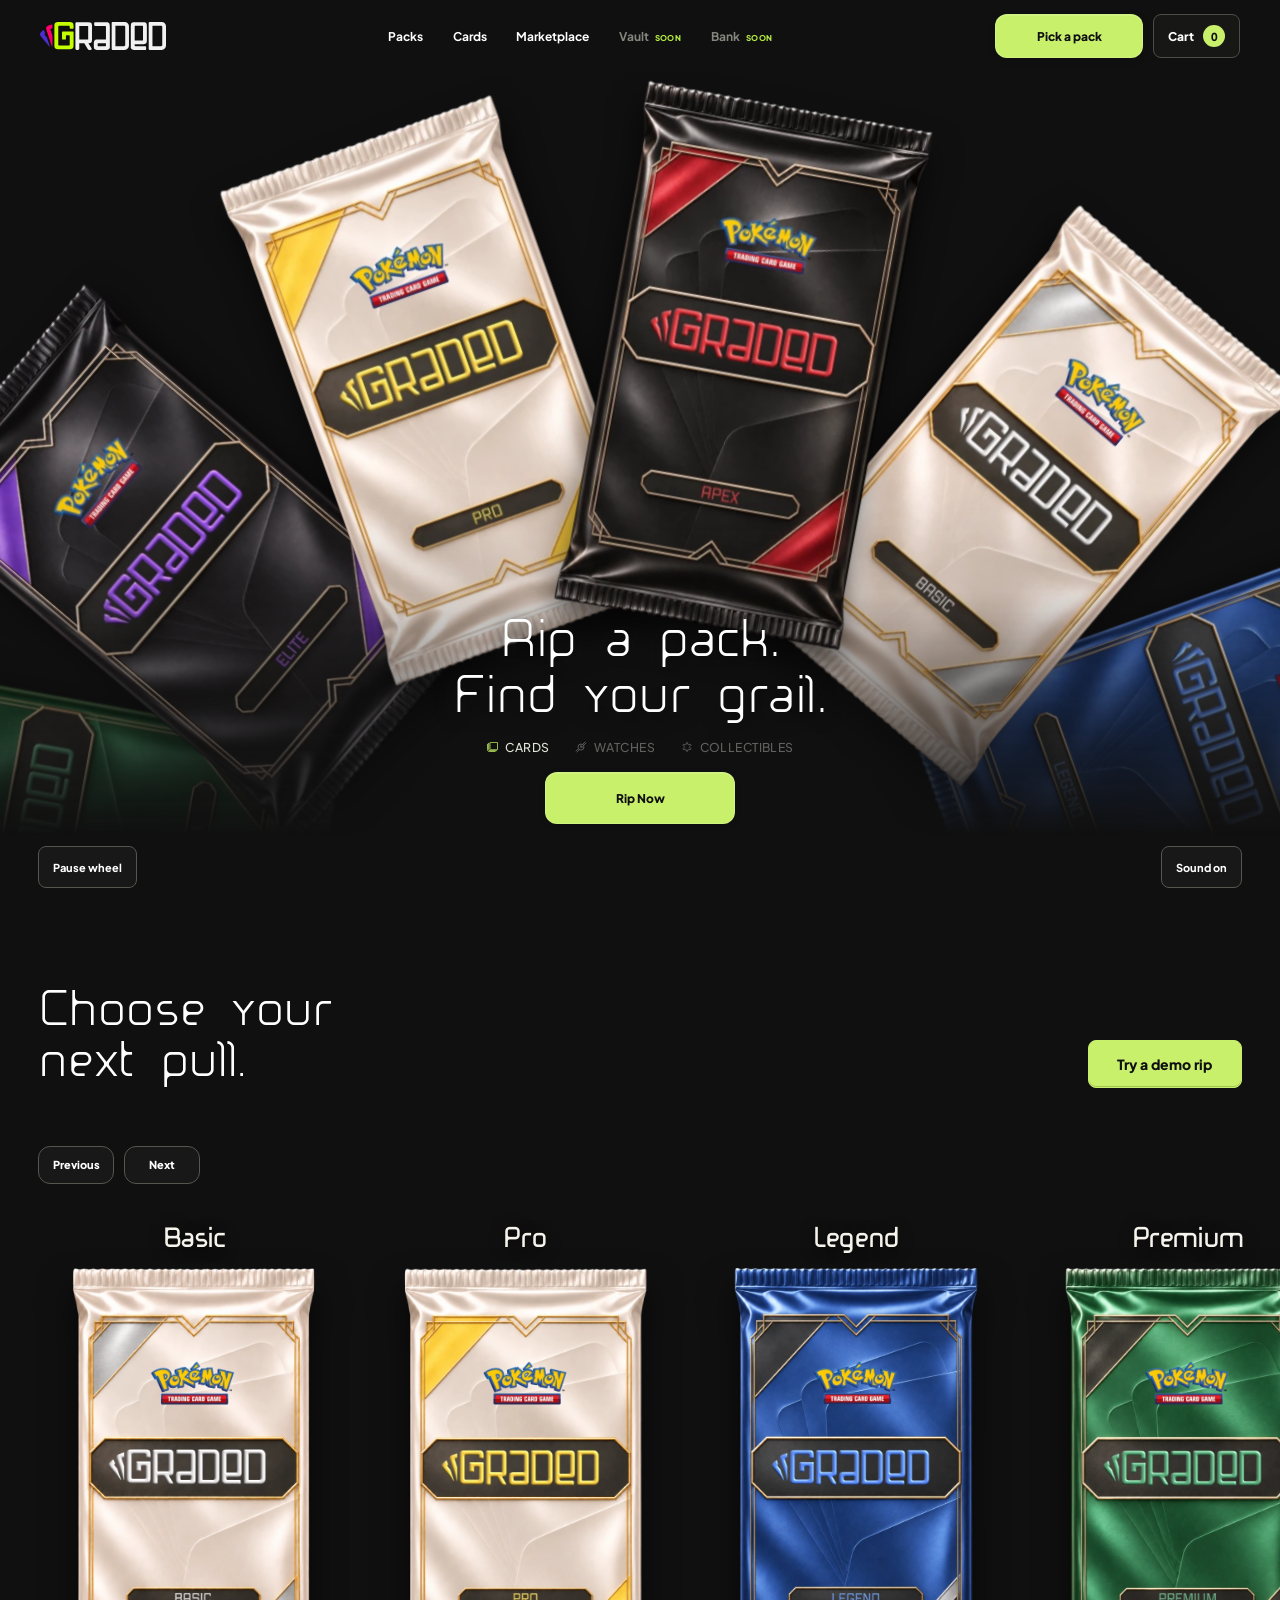
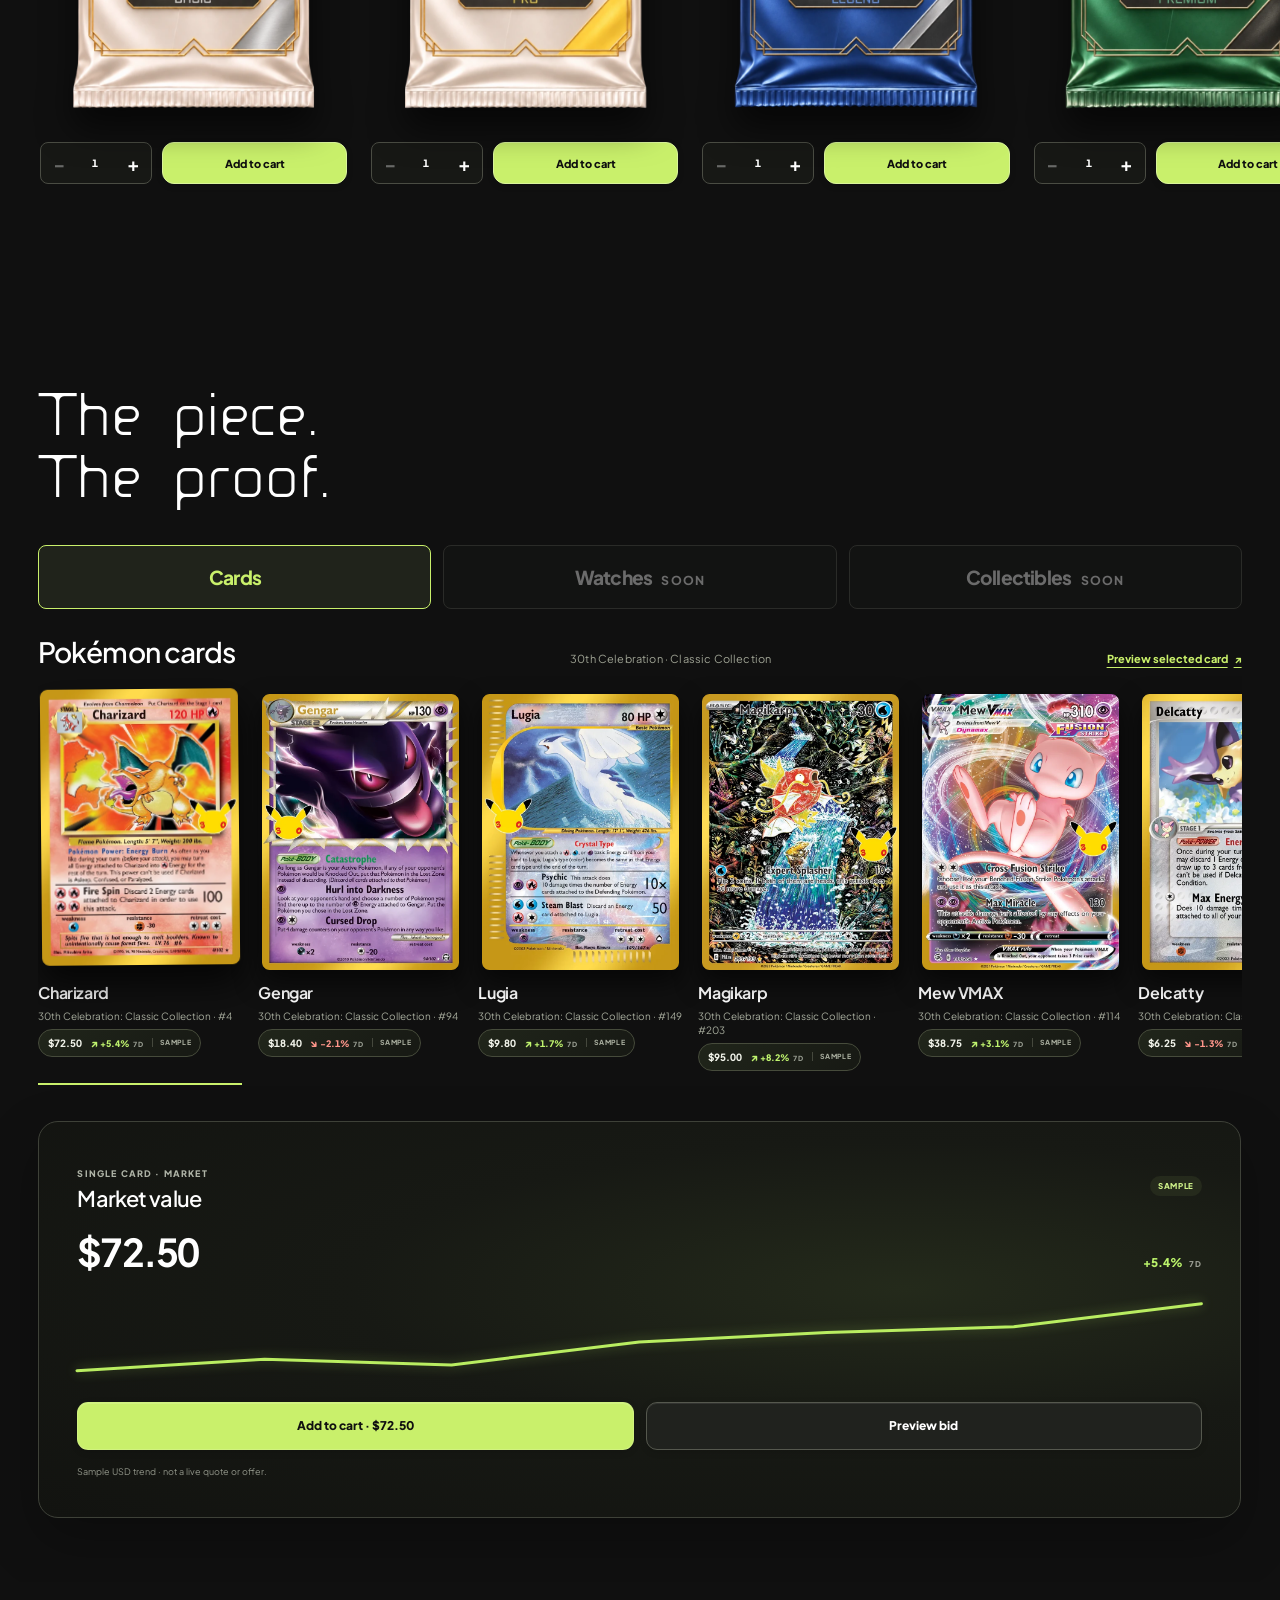
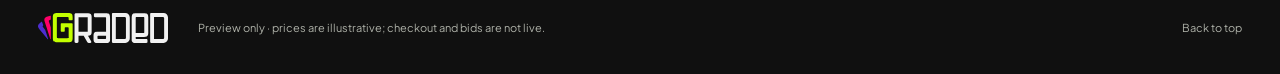
<file: index.html>
<!doctype html><html lang="en"><head><meta charset="utf-8"><meta name="viewport" content="width=device-width, initial-scale=1"><meta name="theme-color" content="#101010"><meta name="description" content="Explore the Graded concept. Choose a pack, reveal a Pokémon card, and inspect its details in an interactive preview."><link rel="canonical" href="https://gorix-zip.github.io/graded-com-preview/"><meta property="og:type" content="website"><meta property="og:site_name" content="Graded"><meta property="og:url" content="https://gorix-zip.github.io/graded-com-preview/"><meta property="og:title" content="Graded | Rip a pack. Meet the card."><meta property="og:description" content="Choose a pack, reveal a Pokémon card, and inspect its details in an interactive preview."><meta property="og:image" content="https://gorix-zip.github.io/graded-com-preview/assets/brand/graded-og-1200x630-v2.png"><meta property="og:image:width" content="1200"><meta property="og:image:height" content="630"><meta property="og:image:type" content="image/png"><meta property="og:image:alt" content="Graded wordmark above The piece. The proof., beside a green pack and a Gengar card."><meta name="twitter:card" content="summary_large_image"><meta name="twitter:title" content="Graded | Rip a pack. Meet the card."><meta name="twitter:description" content="Choose a pack, reveal a Pokémon card, and inspect its details in an interactive preview."><meta name="twitter:image" content="https://gorix-zip.github.io/graded-com-preview/assets/brand/graded-og-1200x630-v2.png"><meta name="twitter:image:alt" content="Graded wordmark above The piece. The proof., beside a green pack and a Gengar card."><title>Graded | Rip a pack. Meet the card.</title><link rel="icon" type="image/svg+xml" href="./assets/brand/graded-wordmark-color.svg"><link rel="preload" href="./assets/fonts/ideoma-MIAGUIII.otf" as="font" type="font/otf" crossorigin><link rel="preload" href="./assets/fonts/PlusJakartaSans-Variable.woff2" as="font" type="font/woff2" crossorigin><link rel="preload" href="./assets/packs/apex-fan.webp" as="image" fetchpriority="high"><link rel="stylesheet" href="./styles.css?v=card-select"><script src="./components.js?v=card-select" defer></script><script src="./main.js?v=card-select" defer></script></head><body>
<a class="skip-link" href="#main">Skip to content</a>
<header class="site-header" id="top"><a class="brand" href="#top" aria-label="Graded, back to top"><img src="./assets/brand/graded-wordmark-color.svg" width="172" height="38" alt="Graded"></a><nav id="siteNavigation" aria-label="Main navigation"><a href="#packs">Packs</a><a href="#proof">Cards</a><a href="#marketplace">Marketplace</a><a href="#vault" aria-disabled="true" data-coming-soon>Vault <span class="nav-soon">Soon</span></a><a href="#bank" aria-disabled="true" data-coming-soon>Bank <span class="nav-soon">Soon</span></a></nav><div class="header-actions"><a class="header-cta" href="#packs">Pick a pack</a><button class="cart-toggle" id="cartToggle" type="button" aria-expanded="false" aria-controls="cartDrawer">Cart <span id="cartCount">0</span></button><button class="menu-toggle" id="menuToggle" type="button" aria-expanded="false" aria-controls="siteNavigation" aria-label="Open menu"><span></span><span></span></button></div></header>
<main id="main">
<section class="fold hero" aria-labelledby="hero-title"><div class="hero-stage" id="packStage"><div class="fan" aria-label="Rotating Graded pack selection"><button class="fan-pack" type="button" data-pack="apex" aria-label="Select Apex pack" aria-pressed="false"><img src="./assets/packs/apex-fan.webp" alt="" width="320" height="570"></button><button class="fan-pack" type="button" data-pack="basic" aria-label="Select Basic pack" aria-pressed="false"><img src="./assets/packs/basic-fan.webp" alt="" width="320" height="570"></button><button class="fan-pack" type="button" data-pack="legend" aria-label="Select Legend pack" aria-pressed="false"><img src="./assets/packs/legend-fan.webp" alt="" width="320" height="570"></button><button class="fan-pack" type="button" data-pack="premium" aria-label="Select Premium pack" aria-pressed="false"><img src="./assets/packs/premium-fan.webp" alt="" width="320" height="570"></button><button class="fan-pack" type="button" data-pack="elite" aria-label="Select Elite pack" aria-pressed="false"><img src="./assets/packs/elite-fan.webp" alt="" width="320" height="570"></button><button class="fan-pack" type="button" data-pack="pro" aria-label="Select Pro pack" aria-pressed="false"><img src="./assets/packs/pro-fan.webp" alt="" width="320" height="570"></button><button class="fan-pack" type="button" data-pack="apex" aria-label="Select Apex pack" aria-pressed="false"><img src="./assets/packs/apex-fan.webp" alt="" width="320" height="570"></button><button class="fan-pack" type="button" data-pack="basic" aria-label="Select Basic pack" aria-pressed="false"><img src="./assets/packs/basic-fan.webp" alt="" width="320" height="570"></button><button class="fan-pack" type="button" data-pack="legend" aria-label="Select Legend pack" aria-pressed="false"><img src="./assets/packs/legend-fan.webp" alt="" width="320" height="570"></button><button class="fan-pack" type="button" data-pack="premium" aria-label="Select Premium pack" aria-pressed="false"><img src="./assets/packs/premium-fan.webp" alt="" width="320" height="570"></button><button class="fan-pack" type="button" data-pack="elite" aria-label="Select Elite pack" aria-pressed="false"><img src="./assets/packs/elite-fan.webp" alt="" width="320" height="570"></button><button class="fan-pack" type="button" data-pack="pro" aria-label="Select Pro pack" aria-pressed="false"><img src="./assets/packs/pro-fan.webp" alt="" width="320" height="570"></button></div></div><div class="hero-content"><h1 id="hero-title">Rip a pack.<br><em>Find your grail.</em></h1><div id="heroCategoriesSlot"></div><div class="hero-actions"><span id="heroActionSlot"></span></div></div><div class="hero-controls"><button id="motionToggle" type="button" aria-label="Pause wheel" aria-pressed="false">Pause wheel</button><button id="soundToggle" type="button" aria-label="Turn sound off" aria-pressed="true">Sound on</button></div></section>
<section class="fold packs-fold" id="packs" aria-labelledby="packs-title"><div class="section-heading wrap"><div><h2 id="packs-title">Choose your<br><em>next pull.</em></h2></div><span id="demoOpenSlot"></span></div><div class="rail-controls wrap"><div><button id="railPrev" type="button" aria-label="Scroll packs left">Previous</button><button id="railNext" type="button" aria-label="Scroll packs right">Next</button></div></div><div class="pack-rail" id="packSelector" role="group" aria-label="Pack editions"></div></section>
<section class="fold proof-fold" id="proof" aria-labelledby="proof-title"><div class="proof-strip wrap"><h3 id="proof-title">The piece.<br><em>The proof.</em></h3><div class="proof-terms" role="group" aria-label="Collectible categories"><button type="button" class="is-active" data-proof="cards" aria-pressed="true">Cards</button><button type="button" data-proof="watches" aria-pressed="false" disabled>Watches <span class="availability-tag">Soon</span></button><button type="button" data-proof="collectibles" aria-pressed="false" disabled>Collectibles <span class="availability-tag">Soon</span></button></div><div class="grail-shelf-head"><h4>Pokémon cards</h4><span>30th Celebration · Classic Collection</span><button class="card-preview-trigger" id="openCardPreview" type="button">Preview selected card <span aria-hidden="true">↗</span></button></div><div class="grail-card-shelf" id="grailCardShelf" role="group" aria-label="Pokémon cards"></div><div class="card-overview"><div id="cardMarketSlot" class="card-market-slot" aria-live="polite"></div></div></div></section>
</main>
<footer class="site-footer wrap"><img src="./assets/brand/graded-wordmark-color.svg" width="132" height="30" alt="Graded"><p>Preview only · prices are illustrative; checkout and bids are not live.</p><a href="#top">Back to top</a></footer>
<button class="cart-backdrop" id="cartBackdrop" type="button" aria-label="Close cart" aria-hidden="true" inert></button>
<aside class="cart-drawer" id="cartDrawer" role="dialog" aria-modal="true" aria-labelledby="cartTitle" aria-hidden="true" inert>
  <div class="cart-head"><div><h2 id="cartTitle">Your cart <span id="cartHeadingCount">0</span></h2></div><span id="cartCloseSlot"></span></div>
  <p class="cart-summary" id="cartSummary">Pick a pack or a card to begin.</p>
  <div class="cart-items" id="cartItems" aria-live="polite"></div>
  <div class="cart-bottom"><span id="continueShoppingSlot"></span><p class="cart-note">Preview only · checkout isn't live.</p></div>
</aside>
<div class="cart-toast" id="cartToast" role="status" aria-live="polite"></div>
<dialog class="card-preview-dialog" id="cardPreviewDialog" aria-label="Interactive card preview"><span id="previewCloseSlot"></span><div id="cardPreviewSlot"></div></dialog>
<dialog class="bid-dialog" id="bidDialog" aria-labelledby="bidTitle"><div class="bid-head"><div><span class="market-kicker">Single card · bid preview</span><h2 id="bidTitle">Preview a bid</h2></div><span id="bidCloseSlot"></span></div><p class="bid-card-name" id="bidCardName"></p><form id="bidForm"><label for="bidAmount">Bid amount <span>USD</span></label><div class="bid-entry"><span>$</span><input id="bidAmount" name="amount" type="number" min="0.01" step="0.01" inputmode="decimal" required><button class="button button-acid" type="submit">Preview bid</button></div><p class="bid-preview-note">Preview only · this won't place a live bid.</p></form></dialog>
<div class="demo" id="demo" hidden role="dialog" aria-modal="true" aria-labelledby="demoTitle">
<span id="demoCloseSlot"></span>
<div class="demo-sparkles" aria-hidden="true"><span class="brand-sparkle"><img src="./assets/brand/graded-logomark.svg" alt=""></span><span class="brand-sparkle"><img src="./assets/brand/graded-logomark.svg" alt=""></span><span class="brand-sparkle"><img src="./assets/brand/graded-logomark.svg" alt=""></span><span class="brand-sparkle"><img src="./assets/brand/graded-logomark.svg" alt=""></span><span class="brand-sparkle"><img src="./assets/brand/graded-logomark.svg" alt=""></span><span class="brand-sparkle"><img src="./assets/brand/graded-logomark.svg" alt=""></span><span class="brand-sparkle"><img src="./assets/brand/graded-logomark.svg" alt=""></span><span class="brand-sparkle"><img src="./assets/brand/graded-logomark.svg" alt=""></span><span class="brand-sparkle"><img src="./assets/brand/graded-logomark.svg" alt=""></span><span class="brand-sparkle"><img src="./assets/brand/graded-logomark.svg" alt=""></span><span class="brand-sparkle"><img src="./assets/brand/graded-logomark.svg" alt=""></span><span class="brand-sparkle"><img src="./assets/brand/graded-logomark.svg" alt=""></span></div>
<div class="demo-scene">
<div class="demo-shell">
<h2 id="demoTitle">Rip it open.</h2>
<div class="demo-object" id="demoObject" role="button" tabindex="0" aria-label="Rip the pack">
<div class="demo-card" id="demoCard" role="img" aria-label="Graded trading card" aria-hidden="true"><div class="demo-card-inner" id="demoCardInner"><div class="demo-card-side demo-card-side--reverse"><img class="card-reverse-frame" src="./assets/cards/figma-179-2/graded-card-reverse-frame.png" alt="" width="1060" height="1484"><img class="card-reverse-art" src="./assets/cards/figma-179-2/graded-card-reverse-art.png" alt="" width="941" height="1312"></div><div class="demo-card-side demo-card-side--pokemon-front"><img id="demoPokemonFront" src="./assets/cards/pokemon/charizard.webp" alt="Charizard Pokémon card front" width="654" height="914"></div></div></div>
<img class="demo-wrapper" id="demoPack" src="./assets/packs/apex-poster.webp" alt="Apex Graded pack" width="600" height="1079" draggable="false">
<img class="demo-tear" id="demoTear" src="./assets/packs/apex-poster.webp" alt="" aria-hidden="true" draggable="false">
</div>
<div class="demo-record" id="demoRecord" aria-label="Card details" hidden></div>
<span id="demoActionSlot"></span>
</div>
</div>
</div>
<script src="https://mcp.figma.com/mcp/html-to-design/capture.js" async></script>
</body></html>
</file>
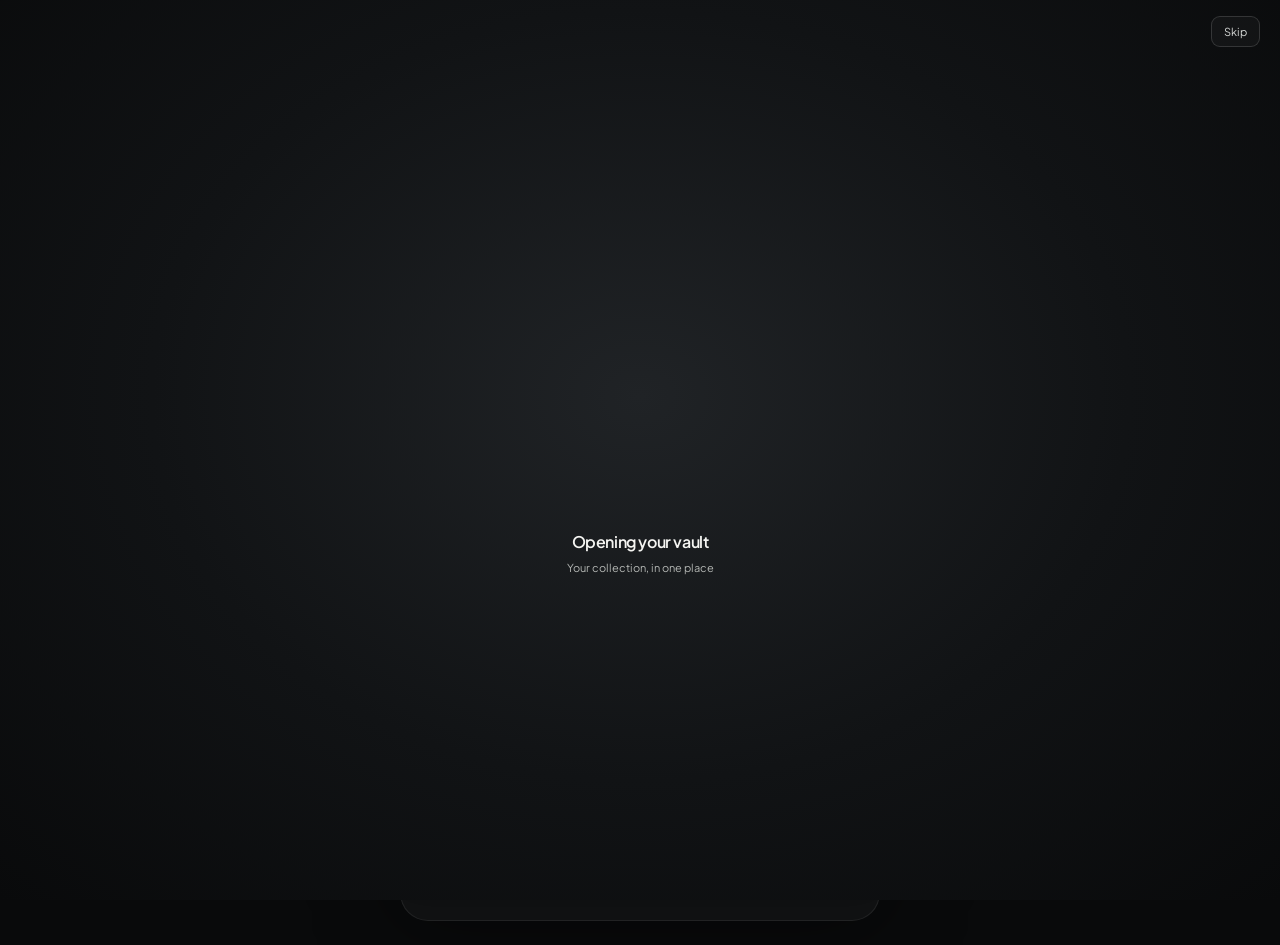
<file: vault-demo/index.html>
<!doctype html>
<html lang="en">
<head>
  <meta charset="utf-8">
  <meta name="viewport" content="width=device-width, initial-scale=1, viewport-fit=cover">
  <meta name="theme-color" content="#101112">
  <meta name="description" content="A local Graded vault and card-scanning demo.">
  <title>graded · vault demo</title>
  <link rel="icon" type="image/svg+xml" href="../assets/brand/graded-wordmark-color.svg">
  <link rel="preload" href="../assets/fonts/PlusJakartaSans-Variable.woff2" as="font" type="font/woff2" crossorigin>
  <link rel="stylesheet" href="./styles.css">
  <script src="https://mcp.figma.com/mcp/html-to-design/capture.js" async></script>
  <script src="./app.js" defer></script>
</head>
<body>
  <main class="app" id="app" aria-label="graded vault demo">
    <div class="vault-opening" id="vaultOpening" role="status" aria-label="Opening your vault">
      <button class="opening-skip" type="button" data-action="skip-opening">Skip</button>
      <div class="opening-stage" aria-hidden="true">
        <div class="opening-door"><img src="../assets/brand/graded-logomark.svg" alt=""></div>
        <span class="opening-ring opening-ring--one"></span><span class="opening-ring opening-ring--two"></span>
      </div>
      <p>Opening your vault</p><span class="opening-caption">Your collection, in one place</span>
    </div>
    <header class="topbar">
      <span class="topbar-mark"><img src="../assets/brand/graded-wordmark-ink.svg" alt="graded" width="92" height="24"></span>
      <button class="icon-button" type="button" data-action="help" aria-label="Help">
        <svg viewBox="0 0 24 24" aria-hidden="true"><circle cx="12" cy="12" r="9"></circle><path d="M9.8 9a2.3 2.3 0 1 1 3.9 1.7c-1.1 1-1.7 1.3-1.7 2.8M12 17h.01"></path></svg>
      </button>
    </header>
    <section class="screen" id="screen" aria-live="polite" aria-atomic="false"></section>
    <nav class="tabbar" aria-label="Main navigation">
      <button class="tab is-active" type="button" data-tab="vault" aria-current="page">
        <svg viewBox="0 0 24 24" aria-hidden="true"><rect x="3.5" y="3" width="17" height="18" rx="2.5"></rect><rect x="6.5" y="6" width="11" height="12" rx="1.5"></rect><circle cx="12" cy="12" r="2.5"></circle><path d="M12 8v1.5m0 5V16m4-4h-1.5m-5 0H8m6.83-2.83-1.06 1.06m-3.54 3.54-1.06 1.06m5.66 0-1.06-1.06m-3.54-3.54-1.06-1.06"></path></svg><span>Vault</span>
      </button>
      <button class="scan-fab" type="button" data-action="scan" aria-label="Scan a card">
        <svg viewBox="0 0 24 24" aria-hidden="true"><path d="M4 7.5h3l1.5-2h7l1.5 2h3A1.5 1.5 0 0 1 21.5 9v9A1.5 1.5 0 0 1 20 19.5H4A1.5 1.5 0 0 1 2.5 18V9A1.5 1.5 0 0 1 4 7.5Z"></path><circle cx="12" cy="13" r="3.5"></circle></svg>
        <span>Scan</span>
      </button>
      <button class="tab" type="button" data-tab="orders">
        <svg viewBox="0 0 24 24" aria-hidden="true"><path d="M7 3.5h8l3 3V20a.5.5 0 0 1-.5.5h-11A.5.5 0 0 1 6 20V5a1.5 1.5 0 0 1 1-1.5Z"></path><path d="M14.5 3.8V7h3.2M9 11h6M9 14.5h6"></path></svg><span>Orders</span>
      </button>
      <button class="tab" type="button" data-tab="account">
        <svg viewBox="0 0 24 24" aria-hidden="true"><circle cx="12" cy="8" r="3.5"></circle><path d="M5 20c.5-3.6 3.1-5.5 7-5.5s6.5 1.9 7 5.5"></path></svg><span>Account</span>
      </button>
    </nav>
    <dialog class="card-dialog" id="cardDialog" aria-label="Interactive card details"></dialog>
    <div class="toast" id="toast" role="status" aria-live="polite"></div>
  </main>
</body>
</html>
</file>
<file: styles.css>
@font-face{font-family:'Ideoma MIAGUIII';src:url('./assets/fonts/ideoma-MIAGUIII.otf') format('opentype');font-style:normal;font-weight:400;font-display:swap}
@font-face{font-family:'Plus Jakarta Sans';src:url('./assets/fonts/PlusJakartaSans-Variable.woff2') format('woff2');font-style:normal;font-weight:400 800;font-display:swap}
:root{--ink:#101010;--acid:#c3ff00;--paper:#f2f0e9;--muted:#a9aaa2;--font:'Plus Jakarta Sans','Helvetica Neue',Arial,sans-serif;--display-font:'Ideoma MIAGUIII','Plus Jakarta Sans',sans-serif;--space-1:4px;--space-2:8px;--space-3:12px;--space-4:16px;--space-6:24px;--space-8:32px;--space-12:48px;--space-16:64px;--space-24:96px;--radius-control:12px;--radius-card:16px;--radius-sheet:20px}
*{box-sizing:border-box}html{scroll-behavior:smooth}body{margin:0;background:var(--ink);color:#fff;font-family:var(--font);-webkit-font-smoothing:antialiased}body.demo-open{overflow:hidden}button,a{font:inherit}button{cursor:pointer}a{color:inherit}img{display:block;max-width:100%}h1,h2,h3,p{margin-top:0}:focus-visible{outline:3px solid var(--acid);outline-offset:5px}.skip-link{position:fixed;z-index:100;top:-100px;left:16px;background:var(--acid);color:var(--ink);padding:12px 18px;font-weight:800}.skip-link:focus{top:16px}.wrap{width:min(100% - 80px,1500px);margin-inline:auto}.fold{position:relative;overflow:hidden}.eyebrow{font-size:11px;font-weight:800;letter-spacing:.16em;line-height:1.4}.site-header{height:72px;display:flex;align-items:center;justify-content:space-between;gap:40px;padding:0 max(40px,calc((100vw - 1500px)/2));position:relative;z-index:15;background:#101010}.brand{flex:none}.brand img{width:155px;height:auto}.site-header nav{display:flex;align-items:center;gap:clamp(20px,3.3vw,54px)}.site-header nav a{font-size:12px;text-decoration:none;font-weight:700}.site-header nav a:hover{color:var(--acid)}.header-cta{background:var(--acid);color:var(--ink);min-width:148px;padding:12px 16px;text-decoration:none;font-size:12px;font-weight:800;display:flex;justify-content:space-between;gap:12px}.header-cta:hover,.button-acid:hover{background:#d9ff69}
.hero{min-height:max(760px,calc(100svh - 72px));background:#101010;display:flex;flex-direction:column}.hero-topline,.hero-bottomline{position:relative;z-index:7;width:min(100% - 80px,1500px);margin-inline:auto;display:flex;align-items:center;justify-content:space-between;font-size:10px;font-weight:800;letter-spacing:.12em}.hero-topline{padding-top:20px}.hero-stage{position:absolute;inset:18px 0 40px;overflow:hidden;isolation:isolate}.halo{position:absolute;left:50%;top:30%;width:min(90vw,1000px);aspect-ratio:1;transform:translate(-50%,-50%);background:radial-gradient(circle,rgba(72,75,73,.32) 0%,rgba(31,34,34,.24) 36%,transparent 70%);border-radius:50%}.fan{position:absolute;inset:0;pointer-events:none}.fan-pack{--x:0px;--y:0px;--r:0deg;--scale:1;position:absolute;left:50%;top:37%;width:clamp(145px,17vw,280px);height:clamp(258px,30vw,498px);padding:0;border:0;background:transparent;transform:translate(calc(-50% + var(--x)),calc(-50% + var(--y))) rotate(var(--r)) scale(var(--scale));transform-origin:center 80%;filter:drop-shadow(0 25px 18px rgba(0,0,0,.42));transition:transform .36s ease,filter .36s ease,opacity .3s;pointer-events:auto}.fan-pack img{width:100%;height:100%;object-fit:contain}.fan-pack:hover,.fan-pack:focus-visible{transform:translate(calc(-50% + var(--x)),calc(-54% + var(--y))) rotate(var(--r)) scale(calc(var(--scale) * 1.06));filter:drop-shadow(0 35px 23px rgba(0,0,0,.6))}.fan-pack.is-selected{opacity:0;pointer-events:none}.fan-pack:nth-child(1){--x:-31vw;--y:82px;--r:-31deg;--scale:.93;z-index:1}.fan-pack:nth-child(2){--x:28vw;--y:76px;--r:28deg;--scale:.96;z-index:2}.fan-pack:nth-child(3){--x:-21vw;--y:-2px;--r:-19deg;--scale:1.02;z-index:3}.fan-pack:nth-child(4){--x:19vw;--y:14px;--r:18deg;--scale:1.01;z-index:4}.fan-pack:nth-child(5){--x:-10vw;--y:-48px;--r:-8deg;--scale:1.05;z-index:5}.fan-pack:nth-child(6){--x:10vw;--y:-48px;--r:8deg;--scale:1.05;z-index:5}.selected-object{position:absolute;left:50%;top:37%;width:clamp(155px,18vw,292px);height:clamp(280px,32vw,525px);transform:translate(-50%,-50%);z-index:6;filter:drop-shadow(0 30px 25px rgba(0,0,0,.58));pointer-events:none}.selected-object>img{width:100%;height:100%;object-fit:contain}.selected-object canvas{position:absolute;inset:0;width:100%;height:100%;opacity:0;transition:opacity .25s}.selected-object canvas.is-ready{opacity:1}.selected-object:has(canvas.is-ready)>img{opacity:0}.hero-content{position:relative;z-index:8;text-align:center;margin:auto auto 24px;padding:390px 24px 0;background:linear-gradient(transparent,rgba(16,16,16,.72) 28%,#101010 89%);width:100%;pointer-events:none}.hero-content>*{pointer-events:auto}.hero-content .eyebrow{color:var(--acid);margin-bottom:12px}.hero h1,.section-heading h2,.collection-head h2{font-size:clamp(60px,6.6vw,112px);line-height:.95;letter-spacing:-.07em;font-weight:750;margin:0 0 25px}.hero h1 em,.section-heading h2 em,.proof-strip h3 em,.collection-head h2 em{font-style:normal;font-weight:500}.hero-actions{display:flex;justify-content:center;align-items:center;gap:12px}.button{min-height:52px;display:inline-flex;align-items:center;justify-content:space-between;gap:30px;padding:0 20px;border:1px solid transparent;text-decoration:none;font-size:12px;font-weight:800;transition:transform .2s,background .2s,color .2s}.button:hover{transform:translateY(-3px)}.button-acid{background:var(--acid);color:var(--ink)}.button-ghost{border-color:#858780;background:transparent;color:#fff}.button-ghost:hover{background:#fff;color:#101010}.hero-bottomline{padding:17px 0 19px;margin-top:auto;border-top:1px solid #373a35}.hero-bottomline strong{font-size:13px;letter-spacing:0}.live-dot{display:inline-block;width:7px;height:7px;background:var(--acid);border-radius:50%;margin-right:8px}.hero-bottomline button,.rail-controls button{border:0;background:transparent;color:inherit;font-size:12px;font-weight:800}.hero-bottomline button:hover,.rail-controls button:hover{color:var(--acid)}.hero-arrows{display:flex;align-items:center;gap:20px}.hero-arrows button,.rail-controls button{font-size:20px;min-width:36px;min-height:36px}.hero-arrows span{font-size:10px}
.packs-fold{background:var(--paper);color:var(--ink);padding:98px 0 110px}.section-heading{display:flex;align-items:end;justify-content:space-between;gap:25px}.section-heading h2,.collection-head h2{font-size:clamp(58px,6vw,96px);margin:22px 0 50px}.text-action{border:0;border-bottom:1px solid var(--ink);background:none;padding:7px 0;margin-bottom:60px;font-size:14px;font-weight:800}.text-action:hover{color:#4f7800}.rail-controls{display:flex;align-items:center;justify-content:space-between;font-size:10px;font-weight:800;letter-spacing:.12em;margin-bottom:14px}.rail-controls button{color:var(--ink)}.rail-controls button:hover{color:#5d8200}.pack-rail{display:flex;gap:clamp(18px,2.5vw,40px);overflow-x:auto;scroll-snap-type:x mandatory;scrollbar-width:none;padding:0 max(40px,calc((100vw - 1500px)/2)) 38px}.pack-rail::-webkit-scrollbar{display:none}.pack-option{flex:0 0 clamp(215px,24vw,370px);scroll-snap-align:center;min-height:530px;display:flex;flex-direction:column;align-items:flex-start;padding:16px 0;border:0;border-top:2px solid #b9bbb0;background:transparent;color:var(--ink);text-align:left;transition:border-color .2s,transform .2s}.pack-option:hover,.pack-option.is-selected{border-color:var(--ink)}.pack-option:hover{transform:translateY(-7px)}.pack-option span{font-size:10px;letter-spacing:.14em;font-weight:800}.pack-option img{height:355px;width:100%;object-fit:contain;margin:10px 0;filter:drop-shadow(16px 20px 15px rgba(37,31,22,.22))}.pack-option strong{font-size:37px;line-height:1;letter-spacing:-.06em}.pack-option small{font-size:11px;font-weight:800;margin-top:9px}.proof-strip{padding-top:80px;scroll-margin-top:30px}.proof-strip .eyebrow{margin-bottom:25px}.proof-strip h3{font-size:clamp(52px,6vw,95px);line-height:.98;letter-spacing:-.065em;margin-bottom:45px}.proof-terms{display:grid;grid-template-columns:repeat(4,1fr);gap:20px}.proof-terms span{padding:18px 0;border-top:1px solid #71746e;font-size:clamp(14px,1.5vw,21px);font-weight:750;letter-spacing:-.04em}.source-note{font-size:12px;color:#61645f;margin:25px 0 0}
.collection-fold{background:#171a15;color:#fff;padding:110px 0 100px}.collection-head h2{margin:25px 0 18px}.collection-head>p:last-child{font-size:19px;color:#c6c9c0}.path-list{margin-top:65px}.path{width:100%;display:grid;grid-template-columns:80px 1fr 200px 30px;align-items:center;text-align:left;gap:25px;min-height:108px;padding:6px 0;border:0;border-top:1px solid #61665d;background:none;color:#fff;transition:padding .2s,color .2s}.path:last-child{border-bottom:1px solid #61665d}.path:hover,.path.is-active{color:var(--acid);padding-left:12px}.path>span:first-child{font-size:11px;font-weight:800;letter-spacing:.1em}.path strong{font-size:clamp(45px,5.5vw,84px);font-weight:650;line-height:1;letter-spacing:-.07em}.path span:nth-of-type(2){font-size:13px}.path i{font-style:normal;font-size:28px;font-weight:400}.collection-end{display:flex;align-items:center;gap:24px;margin-top:35px}.collection-end p{font-size:15px;max-width:480px;margin:0 auto 0 0}.collection-end>span{font-size:11px;color:#9ea49a;max-width:185px}.site-footer{min-height:92px;display:flex;align-items:center;gap:30px;color:#aeb1a8}.site-footer img{width:130px}.site-footer p{font-size:11px;margin:0 auto 0 0}.site-footer a{font-size:11px;text-decoration:none}
.demo[hidden]{display:none}.demo{position:fixed;z-index:50;inset:0;background:radial-gradient(circle at 50% 45%,#353c29 0%,#171b15 36%,#070908 78%);color:#fff;overflow:auto;isolation:isolate}.demo-orbit{position:absolute;left:50%;top:44%;width:min(72vw,650px);aspect-ratio:1;border:1px solid rgba(195,255,0,.15);border-radius:50%;transform:translate(-50%,-50%);box-shadow:0 0 0 90px rgba(195,255,0,.025),0 0 0 190px rgba(195,255,0,.018);pointer-events:none}.demo-top{position:absolute;left:40px;right:40px;top:26px;display:flex;justify-content:space-between;font-size:10px;font-weight:800;letter-spacing:.14em;z-index:2}.demo-close{position:fixed;right:30px;top:55px;width:44px;height:44px;border:1px solid #777e6d;border-radius:50%;background:#171b15;color:#fff;font-size:28px;z-index:3}.demo-close:hover{background:var(--acid);color:#111}.demo-body{position:relative;z-index:1;min-height:100svh;display:flex;flex-direction:column;align-items:center;justify-content:center;text-align:center;padding:75px 20px 30px}.demo-body .eyebrow{color:var(--acid);margin-bottom:8px}.demo h2{font-size:clamp(42px,5vw,76px);letter-spacing:-.065em;line-height:1;margin:0 0 15px}.demo-object{height:min(48vh,450px);width:min(40vw,310px);position:relative;display:grid;place-items:center;perspective:800px}.demo-object>img{height:100%;width:100%;object-fit:contain;filter:drop-shadow(0 26px 20px #0009);transition:transform .6s cubic-bezier(.2,.8,.1,1),opacity .45s}.demo-seal{position:absolute;top:4%;left:2%;right:2%;height:8%;background:linear-gradient(100deg,transparent,#d7ff70,transparent);opacity:0;transform:scaleX(.1);transition:transform .55s,opacity .4s}.reveal-object{position:absolute;left:50%;top:50%;height:83%;aspect-ratio:.7;transform:translate(-50%,-45%) rotateY(85deg) scale(.85);opacity:0;background:linear-gradient(145deg,#dbe4d5,#fafbf2 50%,#acbda5);color:#151715;display:flex;flex-direction:column;justify-content:space-between;text-align:left;padding:20px;box-shadow:0 35px 50px #0008;transition:transform .6s,opacity .45s}.reveal-object span,.reveal-object small{font-size:10px;letter-spacing:.1em;font-weight:800}.reveal-object strong{font-size:clamp(20px,2vw,32px);line-height:1;letter-spacing:-.06em}.demo.is-peeled .demo-seal{opacity:1;transform:scaleX(1)}.demo.is-revealed .demo-object>img{opacity:0;transform:translateY(-45%) rotate(-25deg) scale(.7)}.demo.is-revealed .reveal-object{opacity:1;transform:translate(-50%,-50%) rotateY(0) scale(1)}.demo-hint{max-width:360px;font-size:12px;color:#c5c9bf;line-height:1.5;margin:15px 0 18px}.demo-action{min-width:210px}.demo-key{font-size:9px;letter-spacing:.15em;color:#b0b7a9;margin:15px 0 0}
@media(max-width:900px){.wrap{width:calc(100% - 48px)}.site-header{padding:0 24px}.site-header nav{gap:18px}.hero-topline,.hero-bottomline{width:calc(100% - 48px)}.fan-pack:nth-child(1){--x:-33vw}.fan-pack:nth-child(2){--x:32vw}.fan-pack:nth-child(3){--x:-22vw}.fan-pack:nth-child(4){--x:21vw}.fan-pack:nth-child(5){--x:-11vw}.fan-pack:nth-child(6){--x:11vw}.pack-rail{padding-inline:24px}.path{grid-template-columns:45px 1fr 140px 25px}}
@media(max-width:600px){.wrap{width:calc(100% - 36px)}.site-header{height:58px;padding:0 18px;gap:14px}.brand img{width:116px}.site-header nav{display:none}.header-cta{min-width:126px;padding:10px 12px;font-size:10px}.hero{min-height:calc(100svh - 58px);height:auto}.hero-topline,.hero-bottomline{width:calc(100% - 36px);font-size:8px}.hero-topline{padding-top:14px}.hero-stage{inset:20px 0 36px}.fan-pack{width:35vw;height:64vw;top:33%}.fan-pack:nth-child(1){--x:-38vw;--y:55px;--r:-29deg}.fan-pack:nth-child(2){--x:38vw;--y:55px;--r:29deg}.fan-pack:nth-child(3){--x:-27vw;--y:-8px;--r:-20deg}.fan-pack:nth-child(4){--x:27vw;--y:-8px;--r:20deg}.fan-pack:nth-child(5){--x:-14vw;--y:-36px;--r:-9deg}.fan-pack:nth-child(6){--x:14vw;--y:-36px;--r:9deg}.selected-object{top:33%;width:37vw;height:68vw}.hero-content{padding:43vh 14px 0;margin:auto auto 14px;background:linear-gradient(transparent,#101010 46%,#101010 100%)}.hero-content .eyebrow{font-size:8px}.hero h1{font-size:clamp(41px,11vw,64px);margin-bottom:18px}.hero-actions{gap:7px}.button{min-height:45px;padding:0 12px;gap:12px;font-size:10px}.hero-bottomline{padding:8px 0}.hero-bottomline>button{font-size:9px}.hero-arrows{gap:3px}.hero-arrows button{font-size:17px;min-width:32px}.packs-fold{padding:70px 0 80px}.section-heading h2,.collection-head h2{font-size:clamp(52px,13vw,72px);margin:18px 0 35px}.section-heading{align-items:start;flex-direction:column;gap:0}.text-action{margin:0 0 30px}.rail-controls{font-size:8px}.pack-rail{padding:0 18px 30px;gap:16px}.pack-option{flex-basis:64vw;min-height:420px}.pack-option img{height:275px}.pack-option strong{font-size:31px}.proof-strip{padding-top:55px}.proof-strip h3{font-size:clamp(47px,11vw,70px);margin-bottom:25px}.proof-terms{grid-template-columns:repeat(2,1fr);gap:7px 14px}.proof-terms span{font-size:15px;padding:12px 0}.source-note{font-size:11px;line-height:1.5}.collection-fold{padding:78px 0 65px}.collection-head>p:last-child{font-size:15px}.path-list{margin-top:43px}.path{grid-template-columns:25px 1fr 25px;min-height:86px;gap:12px}.path strong{font-size:49px}.path span:nth-of-type(2){display:none}.path i{font-size:24px}.collection-end{flex-wrap:wrap;gap:15px}.collection-end p{flex-basis:100%;font-size:13px}.collection-end>span{font-size:9px;max-width:150px}.site-footer{min-height:110px;flex-wrap:wrap;gap:7px 12px;padding-block:23px}.site-footer img{width:110px}.site-footer p{order:3;flex-basis:100%;font-size:9px}.site-footer a{margin-left:auto;font-size:10px}.demo-top{left:18px;right:18px;top:17px;font-size:8px}.demo-close{right:16px;top:42px}.demo-body{padding-top:95px}.demo h2{font-size:45px}.demo-object{width:60vw;height:min(45vh,370px)}.reveal-object{padding:13px}.reveal-object strong{font-size:21px}.demo-key{font-size:8px}}
.demo h2{margin-bottom:55px}
.demo-object>img{position:absolute;inset:0;max-height:100%}
.demo-object .demo-tear{z-index:2;opacity:0;clip-path:inset(0 0 88% 0);pointer-events:none;transition:transform .6s cubic-bezier(.2,.8,.1,1),opacity .3s}
.demo.is-peeled .demo-object>img:first-child{clip-path:inset(10% 0 0 0);transform:translateY(6px) rotate(-2deg)}
.demo.is-peeled .demo-object .demo-tear{opacity:1;transform:translate(-18px,-34px) rotate(-9deg)}
.demo.is-revealed .demo-object .demo-tear{opacity:0;transform:translate(-32px,-90px) rotate(-14deg)}
.reveal-object{width:min(90vw,860px);height:auto;aspect-ratio:auto;background:transparent;color:#fff;box-shadow:none;padding:0;text-align:center;align-items:center;justify-content:center;gap:17px}
.reveal-object strong{font-size:clamp(48px,8vw,104px);line-height:.88;letter-spacing:-.075em}
.reveal-object small{color:var(--acid)}
.hero-stage{background:radial-gradient(circle at 50% 31%,#292d27 0%,#1a1d19 38%,#101010 77%)}
.halo{background:radial-gradient(circle,rgba(174,177,151,.2) 0%,rgba(89,95,83,.13) 38%,transparent 70%)}
.fan-pack{filter:brightness(1.2) drop-shadow(0 25px 18px rgba(0,0,0,.42))}
.fan-pack:hover,.fan-pack:focus-visible{filter:brightness(1.25) drop-shadow(0 35px 23px rgba(0,0,0,.6))}
.selected-object{filter:brightness(1.19) drop-shadow(0 30px 25px rgba(0,0,0,.58))}
.hero-content{background:linear-gradient(transparent 0%,rgba(16,16,16,.08) 36%,rgba(16,16,16,.72) 78%,#101010 100%)}
.proof-terms button{padding:18px 0;border:0;border-top:1px solid #71746e;background:transparent;text-align:left;color:var(--ink);font-size:clamp(14px,1.5vw,21px);font-weight:750;letter-spacing:-.04em}
.proof-terms button:hover,.proof-terms button.is-active{border-top:3px solid var(--ink);padding-top:16px;color:#526f00}
.proof-focus{display:grid;grid-template-columns:190px 1fr 80px;align-items:end;gap:20px;padding:38px 0 36px;border-top:1px solid #71746e;border-bottom:1px solid #71746e;margin-top:35px}
.proof-focus>div{display:flex;flex-direction:column;gap:7px}.proof-focus>div span,.proof-focus>span{font-size:10px;letter-spacing:.13em;font-weight:800}.proof-focus>div strong{font-size:26px;letter-spacing:-.05em}.proof-focus p{font-size:clamp(28px,3.5vw,60px);line-height:1;letter-spacing:-.065em;font-weight:700;margin:0}.proof-focus>span{text-align:right}
@media(max-width:600px){.hero-content{background:linear-gradient(transparent 0%,rgba(16,16,16,.08) 38%,#101010 96%)}.proof-terms button{font-size:15px;padding:12px 0}.proof-terms button:hover,.proof-terms button.is-active{padding-top:10px}.proof-focus{grid-template-columns:1fr auto;gap:18px;margin-top:24px;padding:24px 0}.proof-focus>div{grid-column:1}.proof-focus>div strong{font-size:21px}.proof-focus p{grid-column:1/3;grid-row:2;font-size:39px}.proof-focus>span{grid-column:2;grid-row:1}}
.fan{perspective:1100px;transform-style:preserve-3d}
.fan-pack{top:30%;width:clamp(140px,15vw,245px);height:clamp(245px,27vw,420px);transition:none;will-change:transform;transform-style:preserve-3d}
.fan-pack.is-selected{opacity:1;pointer-events:auto}
.fan-pack:nth-child(1){--x:33vw;--y:40px;--r:-9deg;--scale:.8;z-index:54}
.fan-pack:nth-child(2){--x:32vw;--y:-40px;--r:-9deg;--scale:.84;z-index:25}
.fan-pack:nth-child(3){--x:0px;--y:-80px;--r:0deg;--scale:.63;z-index:1}
.fan-pack:nth-child(4){--x:-32vw;--y:-40px;--r:9deg;--scale:.84;z-index:25}
.fan-pack:nth-child(5){--x:-33vw;--y:40px;--r:9deg;--scale:.8;z-index:54}
.fan-pack:nth-child(6){--x:0px;--y:80px;--r:0deg;--scale:1;z-index:100}
.wheel-hint{display:flex;align-items:center;gap:18px;font-size:9px;letter-spacing:.13em;color:#c4c8bd}.wheel-hint span{color:#fff}
@media(max-width:600px){.fan-pack{top:28%;width:34vw;height:62vw}.fan-pack:nth-child(1){--x:33vw;--y:20px}.fan-pack:nth-child(2){--x:33vw;--y:-20px}.fan-pack:nth-child(3){--x:0px;--y:-42px}.fan-pack:nth-child(4){--x:-33vw;--y:-20px}.fan-pack:nth-child(5){--x:-33vw;--y:20px}.fan-pack:nth-child(6){--x:0px;--y:42px}.wheel-hint{font-size:0;gap:4px}.wheel-hint:before{content:'SCROLL TO SPIN';font-size:7px}.wheel-hint span{font-size:8px}.hero-bottomline>button{font-size:9px}}
html:not(.has-js) #motionToggle,html:not(.has-js) .wheel-hint{display:none}
@media(min-width:601px){.fan-pack{top:20%;width:clamp(140px,13.5vw,220px);height:clamp(245px,24vw,370px)}}
.hero-bottomline>button{min-width:98px;min-height:44px;padding:0 8px;text-align:right}
.hero-bottomline{display:grid;grid-template-columns:minmax(0,1fr) auto minmax(0,1fr)}
.hero-bottomline>span:first-child{white-space:nowrap}
.hero-bottomline>button{justify-self:end}
@media(max-width:600px){.hero-bottomline>button{font-size:11px}}
html.motion-paused{scroll-behavior:auto}html.motion-paused *,html.motion-paused *:before,html.motion-paused *:after{animation-duration:.001ms!important;transition-duration:.001ms!important;scroll-behavior:auto!important}@media(prefers-reduced-motion:reduce){html{scroll-behavior:auto}*,*:before,*:after{animation-duration:.001ms!important;transition-duration:.001ms!important;scroll-behavior:auto!important}}
/* Radial pack layout from the supplied composition. */
.fan-pack{top:50%;width:clamp(88px,11vw,154px);height:auto;aspect-ratio:320/570;transform-origin:center center;filter:brightness(1.2) drop-shadow(0 18px 15px rgba(0,0,0,.48));}
.fan-pack:hover,.fan-pack:focus-visible{filter:brightness(1.28) drop-shadow(0 24px 18px rgba(0,0,0,.62));}
.fan-pack.is-selected{opacity:1;pointer-events:auto}
.hero-stage{opacity:var(--exit-opacity,1);transform:scale(var(--exit-scale,1));transform-origin:50% 50%;transition:opacity .08s linear,transform .08s linear;}
@media(max-width:600px){.fan-pack{width:clamp(72px,19vw,108px);height:auto;aspect-ratio:320/570;top:50%}.hero-stage{inset:20px 0 36px}}
.hero-content{background:linear-gradient(transparent 0%,rgba(16,16,16,.72) 18%,#101010 62%)}
.hero{min-height:max(640px,calc(100svh - 72px))}
.hero-content{padding:clamp(220px,35vh,390px) 24px 0}
/* Two-fold presentation and physical controls */
html{scroll-snap-type:y mandatory;scroll-padding-top:0;}
main>.fold{scroll-snap-align:start;scroll-snap-stop:always;}
#packs{scroll-margin-top:0;}
.hero-stage{background:none;}
.halo{display:none;}
.fan{perspective:none;transform-style:flat;}
.fan-pack{top:50%;width:clamp(88px,11vw,154px);height:auto;aspect-ratio:320/570;transform-origin:center center;transform-style:flat;filter:drop-shadow(0 15px 12px rgba(0,0,0,.62));}
.fan-pack:hover,.fan-pack:focus-visible{filter:drop-shadow(0 22px 18px rgba(0,0,0,.72)) brightness(1.08);}
.fan-pack:focus-visible{outline:2px solid var(--acid);outline-offset:4px;}
.fan-pack.is-selected{opacity:1;pointer-events:auto;}
.button,.header-cta,.text-action,.rail-controls button,.demo-close{transition:transform .24s cubic-bezier(.22,1,.36,1),box-shadow .24s cubic-bezier(.22,1,.36,1),background-color .24s,color .24s;}
.button,.header-cta{border:1px solid rgba(255,255,255,.24);border-radius:0;box-shadow:inset 0 1px 0 rgba(255,255,255,.52),inset 0 -4px 0 rgba(0,0,0,.19),0 2px 0 rgba(0,0,0,.34);}
.button-acid,.header-cta{background:linear-gradient(180deg,#d5ff5a 0%,#c3ff00 52%,#a9db00 100%);color:#111;}
.button-ghost{background:linear-gradient(180deg,#343832,#1b1e19);border-color:#858b7c;color:#fff;box-shadow:inset 0 1px 0 rgba(255,255,255,.22),inset 0 -4px 0 rgba(0,0,0,.42),0 2px 0 rgba(0,0,0,.4);}
.button:hover,.header-cta:hover,.button:focus-visible,.header-cta:focus-visible{transform:translateY(-2px);box-shadow:inset 0 1px 0 rgba(255,255,255,.62),inset 0 -3px 0 rgba(0,0,0,.18),0 10px 24px rgba(195,255,0,.22),0 3px 0 rgba(0,0,0,.4);}
.button-ghost:hover{box-shadow:inset 0 1px 0 rgba(255,255,255,.32),inset 0 -3px 0 rgba(0,0,0,.45),0 10px 24px rgba(0,0,0,.4),0 3px 0 #0008;}
.button:active,.header-cta:active{transform:translateY(1px);box-shadow:inset 0 3px 6px rgba(0,0,0,.34),0 1px 0 #0008;}
.text-action{border:0;border-bottom:1px solid currentColor;background:none;}
.text-action:hover{transform:translateY(-2px);box-shadow:0 8px 12px -10px currentColor;}
.pack-option{scroll-snap-align:center;}
.pack-option img{transition:filter .28s cubic-bezier(.22,1,.36,1),transform .28s cubic-bezier(.22,1,.36,1);}
.pack-option:hover img,.pack-option.is-selected img{filter:drop-shadow(0 20px 16px rgba(0,0,0,.24));transform:translateY(-3px);}
.demo{background:#10092b;--pointer-x:50%;--pointer-y:42%;}
.demo::before{content:"";position:absolute;inset:-18%;z-index:-1;background:radial-gradient(ellipse at var(--pointer-x) var(--pointer-y),rgba(145,76,255,.56),transparent 38%),radial-gradient(ellipse at 78% 78%,rgba(52,20,132,.8),transparent 48%),radial-gradient(ellipse at 24% 82%,rgba(31,10,82,.9),transparent 54%),linear-gradient(135deg,#130b37,#25106b 48%,#10092b);background-size:120% 120%;animation:demoGlow 17s ease-in-out infinite alternate;}
@keyframes demoGlow{0%{transform:translate3d(-1%,0,0) scale(1)}100%{transform:translate3d(1%,1%,0) scale(1.05)}}
.demo-watermark{position:absolute;z-index:0;left:50%;top:50%;width:min(76vw,1100px);transform:translate(-50%,-50%);opacity:.055;pointer-events:none;}
.demo-watermark img{width:100%;filter:grayscale(1) brightness(3);}
.demo-stars{position:absolute;inset:0;overflow:hidden;pointer-events:none;}
.demo-stars i{position:absolute;width:5px;height:5px;color:#e5d7ff;opacity:.55;transform:rotate(45deg);animation:starPulse 2.4s ease-in-out infinite alternate;}
.demo-stars i::before,.demo-stars i::after{content:"";position:absolute;left:50%;top:50%;background:currentColor;transform:translate(-50%,-50%);border-radius:2px;}
.demo-stars i::before{width:2px;height:13px;}.demo-stars i::after{width:13px;height:2px;}
.demo-stars i:nth-child(1){left:8%;top:17%;animation-delay:-.2s}.demo-stars i:nth-child(2){left:23%;top:71%;animation-delay:-1.1s}.demo-stars i:nth-child(3){left:32%;top:27%;animation-delay:-.6s}.demo-stars i:nth-child(4){left:45%;top:15%;animation-delay:-1.7s}.demo-stars i:nth-child(5){left:61%;top:78%;animation-delay:-.8s}.demo-stars i:nth-child(6){left:74%;top:21%;animation-delay:-1.3s}.demo-stars i:nth-child(7){left:88%;top:36%;animation-delay:-.4s}.demo-stars i:nth-child(8){left:91%;top:82%;animation-delay:-1.9s}.demo-stars i:nth-child(9){left:14%;top:89%;animation-delay:-.9s}.demo-stars i:nth-child(10){left:53%;top:36%;animation-delay:-1.4s}.demo-stars i:nth-child(11){left:81%;top:63%;animation-delay:-.3s}.demo-stars i:nth-child(12){left:37%;top:86%;animation-delay:-1.6s}
@keyframes starPulse{from{opacity:.1;scale:.65}to{opacity:.48;scale:1.12}}
.demo-object{width:min(38vw,355px);height:min(57vh,525px);touch-action:pan-y;cursor:grab;filter:drop-shadow(0 32px 24px rgba(0,0,0,.56));}
.demo-object:active{cursor:grabbing;}
.demo-interior{position:absolute;inset:8% 0 3%;display:flex;flex-direction:column;align-items:center;justify-content:center;gap:24px;text-align:center;opacity:0;transform:translateY(15px) scale(.96);transition:opacity .65s cubic-bezier(.22,1,.36,1),transform .65s cubic-bezier(.22,1,.36,1);color:#fff;}
.demo-interior img{width:76%;opacity:.18;filter:grayscale(1) brightness(3);}
.demo-interior span{font-size:10px;line-height:1.7;letter-spacing:.2em;font-weight:800;color:#e8dcff;}
.demo-wrapper{position:absolute;inset:0;z-index:1;width:100%;height:100%;object-fit:contain;filter:drop-shadow(0 30px 26px rgba(0,0,0,.52));transition:transform .75s cubic-bezier(.22,1,.36,1),opacity .55s ease,clip-path .65s cubic-bezier(.22,1,.36,1);}
.demo-tear{position:absolute;inset:0;z-index:2;width:100%;height:100%;object-fit:contain;opacity:0;pointer-events:none;clip-path:polygon(0 0,100% 0,100% 14%,83% 12%,67% 16%,51% 12%,34% 16%,17% 12%,0 15%);transform:translate(0,0) rotate(0);filter:drop-shadow(0 12px 12px rgba(0,0,0,.5));transition:transform .8s cubic-bezier(.22,1,.36,1),opacity .2s ease;}
.demo.is-peeled .demo-wrapper{clip-path:polygon(0 15%,17% 12%,34% 16%,51% 12%,67% 16%,83% 12%,100% 14%,100% 100%,0 100%);transform:translateY(12px) rotate(-1deg);}
.demo.is-peeled .demo-tear{opacity:1;transform:translate(14px,-60px) rotate(8deg);}
.demo.is-peeled .demo-interior{opacity:.72;transform:translateY(0) scale(1);}
.demo.is-revealed .demo-wrapper{opacity:0;transform:translateY(70px) scale(.88);}
.demo.is-revealed .demo-tear{opacity:0;transform:translate(40px,-115px) rotate(18deg);}
.demo.is-revealed .demo-interior{opacity:1;transform:translateY(0) scale(1.06);}
.demo-reveal{max-width:460px;margin:0 auto;color:#e8dcff;font-size:11px;line-height:1.5;letter-spacing:.04em;min-height:17px;}
.demo-hint{max-width:380px;}
.demo-close{box-shadow:inset 0 1px 0 #ffffff4a,inset 0 -3px 0 #0007,0 4px 12px #0006;}
.demo-close:hover{transform:translateY(-2px);box-shadow:inset 0 1px 0 #ffffff75,0 9px 24px #0008;background:#c3ff00;color:#111;}
@media(max-width:600px){
  html{scroll-snap-type:y proximity;}
  .fan-pack{width:clamp(72px,19vw,108px);}
  .demo-object{width:min(68vw,280px);height:min(44vh,375px);}
  .demo-watermark{width:96vw;}
  .demo-body{padding:80px 18px 24px;}
  .demo h2{margin-bottom:28px;}
}
@media(prefers-reduced-motion:reduce){
  html{scroll-behavior:auto;scroll-snap-type:y proximity;}
  .demo::before,.demo-stars i{animation:none;}
  .demo-stage,.demo-watermark{transition:none;}
}
.demo-object .demo-tear{clip-path:polygon(0 0,100% 0,100% 14%,83% 12%,67% 16%,51% 12%,34% 16%,17% 12%,0 15%);transition:transform .8s cubic-bezier(.22,1,.36,1),opacity .2s ease;}
.demo.is-peeled .demo-object .demo-tear{opacity:1;transform:translate(14px,-60px) rotate(8deg);}
.demo.is-revealed .demo-object .demo-tear{opacity:0;transform:translate(40px,-115px) rotate(18deg);}
.demo.is-revealed .demo-object .demo-wrapper{opacity:0;transform:translateY(70px) scale(.88);}
.rail-controls button{font-size:11px;min-width:68px;padding:8px 10px;border:1px solid #aaa99f;background:linear-gradient(180deg,#faf9f4,#dddcd4);color:#171715;box-shadow:inset 0 1px 0 #fff,inset 0 -3px 0 #0002,0 1px 0 #0002;}
.rail-controls button:hover{transform:translateY(-2px);box-shadow:inset 0 1px 0 #fff,0 7px 15px #10101022;}
.hero-bottomline>button{border:1px solid #45473f;background:linear-gradient(180deg,#22251f,#151714);box-shadow:inset 0 1px 0 #ffffff22,inset 0 -2px 0 #0008,0 1px 0 #0004;}
.hero-bottomline>button:hover{transform:translateY(-2px);box-shadow:inset 0 1px 0 #ffffff33,0 6px 14px #0006;}
.demo{overflow:hidden;}
@media(max-height:720px){.demo{overflow-y:auto;overflow-x:hidden;}.demo-body{min-height:720px;}}
@media(max-width:600px){html{scroll-snap-type:y mandatory;}.demo h2{margin-bottom:55px;}}
@media(prefers-reduced-motion:reduce){html{scroll-snap-type:y proximity;}}
@media(max-width:600px){.demo h2{font-size:clamp(32px,7vw,42px);max-width:calc(100vw - 48px);}}
.hero{scroll-margin-top:72px;}
@media(max-width:600px){.hero{min-height:calc(100svh - 58px);scroll-margin-top:58px;}}
.hero-stage::after{content:"";position:absolute;inset:76% 0 0;z-index:2;pointer-events:none;background:linear-gradient(to bottom,transparent 0%,rgba(16,16,16,.42) 48%,#101010 100%);}
/* Static circular composition when JavaScript is unavailable */
html:not(.has-js) .fan-pack{left:calc(50% + var(--orbit-x));top:calc(50% + var(--orbit-y));transform:translate(-50%,-50%) rotate(var(--orbit-turn));}
html:not(.has-js) .fan-pack:nth-child(1){--orbit-x:0vw;--orbit-y:-14vw;--orbit-turn:0deg}
html:not(.has-js) .fan-pack:nth-child(2){--orbit-x:7vw;--orbit-y:-12.1vw;--orbit-turn:30deg}
html:not(.has-js) .fan-pack:nth-child(3){--orbit-x:12.1vw;--orbit-y:-7vw;--orbit-turn:60deg}
html:not(.has-js) .fan-pack:nth-child(4){--orbit-x:14vw;--orbit-y:0vw;--orbit-turn:90deg}
html:not(.has-js) .fan-pack:nth-child(5){--orbit-x:12.1vw;--orbit-y:7vw;--orbit-turn:120deg}
html:not(.has-js) .fan-pack:nth-child(6){--orbit-x:7vw;--orbit-y:12.1vw;--orbit-turn:150deg}
html:not(.has-js) .fan-pack:nth-child(7){--orbit-x:0vw;--orbit-y:14vw;--orbit-turn:180deg}
html:not(.has-js) .fan-pack:nth-child(8){--orbit-x:-7vw;--orbit-y:12.1vw;--orbit-turn:210deg}
html:not(.has-js) .fan-pack:nth-child(9){--orbit-x:-12.1vw;--orbit-y:7vw;--orbit-turn:240deg}
html:not(.has-js) .fan-pack:nth-child(10){--orbit-x:-14vw;--orbit-y:0vw;--orbit-turn:270deg}
html:not(.has-js) .fan-pack:nth-child(11){--orbit-x:-12.1vw;--orbit-y:-7vw;--orbit-turn:300deg}
html:not(.has-js) .fan-pack:nth-child(12){--orbit-x:-7vw;--orbit-y:-12.1vw;--orbit-turn:330deg}
@media(max-width:600px){html:not(.has-js) .fan-pack:nth-child(1){--orbit-x:0vw;--orbit-y:-21vw}html:not(.has-js) .fan-pack:nth-child(2){--orbit-x:10.5vw;--orbit-y:-18.2vw}html:not(.has-js) .fan-pack:nth-child(3){--orbit-x:18.2vw;--orbit-y:-10.5vw}html:not(.has-js) .fan-pack:nth-child(4){--orbit-x:21vw;--orbit-y:0vw}html:not(.has-js) .fan-pack:nth-child(5){--orbit-x:18.2vw;--orbit-y:10.5vw}html:not(.has-js) .fan-pack:nth-child(6){--orbit-x:10.5vw;--orbit-y:18.2vw}html:not(.has-js) .fan-pack:nth-child(7){--orbit-x:0vw;--orbit-y:21vw}html:not(.has-js) .fan-pack:nth-child(8){--orbit-x:-10.5vw;--orbit-y:18.2vw}html:not(.has-js) .fan-pack:nth-child(9){--orbit-x:-18.2vw;--orbit-y:10.5vw}html:not(.has-js) .fan-pack:nth-child(10){--orbit-x:-21vw;--orbit-y:0vw}html:not(.has-js) .fan-pack:nth-child(11){--orbit-x:-18.2vw;--orbit-y:-10.5vw}html:not(.has-js) .fan-pack:nth-child(12){--orbit-x:-10.5vw;--orbit-y:-18.2vw}}

/* Keep the full orbit above the hero copy and soften all tactile controls. */
.fan-pack{top:40%;}
@media(max-width:600px){.fan-pack{top:39%;}}
.button,.header-cta,.rail-controls button,.hero-bottomline>button,.proof-terms button{border-radius:8px;}

.hero-stage::after{display:none;}
.fan-pack{will-change:transform;backface-visibility:hidden;}

/* Graded art direction: let the supplied pack designs provide the color. */
:root{--ink:#101010;--acid:#c9f06b;--paper:#101010;--muted:#b9b9b2;--violet:#8b62c6;--blue:#3973b5;--mint:#54b995}
body{background:#101010;cursor:url('./assets/brand/graded-cursor-select.svg') 4 3,auto}
a,button{cursor:url('./assets/brand/graded-cursor-hand.svg') 10 8,pointer}
.site-header{background:#101010}
.brand img{width:126px}
.header-cta{min-height:44px;align-items:center;justify-content:center;gap:0;padding:0 20px;text-align:center;border:1px solid #d9f49a;border-radius:8px;background:#c9f06b;color:#101010;box-shadow:inset 0 -1px 0 #52652455;transition:box-shadow .2s,background .2s}
.hero{height:calc(100svh - 72px);min-height:0;background:#101010;isolation:isolate}
.hero::before{display:none}
.hero-stage{inset:0 0 64px;overflow:hidden;background:transparent}
.fan{mask-image:linear-gradient(to bottom,#000 0%,#000 53%,rgba(0,0,0,.88) 68%,rgba(0,0,0,.34) 88%,transparent 100%);-webkit-mask-image:linear-gradient(to bottom,#000 0%,#000 53%,rgba(0,0,0,.88) 68%,rgba(0,0,0,.34) 88%,transparent 100%)}
.fan-pack{width:auto;height:auto;aspect-ratio:320/570;filter:drop-shadow(0 18px 16px #0009);transition:filter .28s ease,opacity .28s;will-change:transform;backface-visibility:hidden}
.fan-pack img{filter:none}
.fan-pack:hover,.fan-pack:focus-visible{filter:drop-shadow(0 22px 20px #000b)}
.hero-content{position:absolute;left:0;right:0;bottom:76px;z-index:8;margin:0;padding:0 20px;background:none;text-align:center}
.hero h1{font-size:clamp(42px,4.45vw,64px);line-height:.98;letter-spacing:-.065em;text-shadow:0 3px 20px #101010;margin-bottom:20px}
.hero-actions{justify-content:center;gap:12px}
.button{min-height:52px;min-width:170px;align-items:center;justify-content:center;gap:0;padding:0 20px;border-radius:8px;text-align:center}
.button-acid{background:#c9f06b;color:#101010;box-shadow:inset 0 -1px 0 #52652455}
.button-ghost{background:#171817;border:1px solid #77796f;color:#fff;box-shadow:none}
.button:hover,.header-cta:hover{transform:none;box-shadow:0 4px 12px #0006}
.button-acid:hover,.header-cta:hover{background:#d2ed94;box-shadow:0 4px 12px #0005}
.button-ghost:hover{background:#282a27;border-color:#b7b8af}
.button:active,.header-cta:active{transform:translateY(1px);box-shadow:inset 0 3px 7px #0005}
.hero-controls{position:absolute;z-index:12;left:clamp(16px,3vw,44px);right:clamp(16px,3vw,44px);bottom:12px;display:flex;align-items:center;justify-content:space-between;pointer-events:none}
.hero-controls button{pointer-events:auto;min-height:42px;padding:0 14px;border:1px solid #55574f;border-radius:8px;background:#171817;color:#fff;font-size:11px;font-weight:750;box-shadow:none;transition:box-shadow .2s,background .2s}
.hero-controls button:hover{background:#252723;box-shadow:0 4px 12px #0007}
.hero-stage::after{display:none}
.packs-fold{background:#101010;color:#fff;padding:82px 0 92px}
.section-heading h2{font-size:clamp(42px,4.2vw,60px);margin:0 0 42px}
.section-heading .text-action{display:inline-flex;align-items:center;justify-content:center;min-height:48px;min-width:154px;margin-bottom:42px;padding:0 18px;border:1px solid #c9f06b;border-radius:8px;background:#c9f06b;color:#101010;text-align:center;box-shadow:inset 0 -1px 0 #52652455}
.section-heading .text-action:hover{transform:none;box-shadow:0 4px 12px #0006}
.rail-controls{color:#c9c9c2;margin-bottom:14px}
.rail-controls>span{display:none}
.rail-controls button{min-width:72px;min-height:38px;padding:0 12px;border:1px solid #55574f;border-radius:8px;background:#171817;color:#fff;text-align:center;box-shadow:none}
.rail-controls button:hover{transform:none;box-shadow:0 4px 12px #0007}
.pack-rail{gap:clamp(24px,3vw,46px);padding-top:10px;padding-bottom:30px;scroll-snap-type:x mandatory}
.pack-option{flex-basis:clamp(240px,24vw,360px);min-height:560px;align-items:center;justify-content:flex-end;text-align:center;padding:8px 0 20px;border:0;border-radius:0;background:transparent;box-shadow:none;transition:color .25s}
.pack-option:hover,.pack-option.is-selected{transform:none;border:0;background:transparent;box-shadow:none;color:#c9f06b}
.pack-option img{height:clamp(360px,35vw,470px);width:100%;margin:0 0 16px;object-fit:contain;filter:drop-shadow(0 20px 17px #0009);transition:transform .3s cubic-bezier(.22,1,.36,1),filter .3s}
.pack-option:hover img,.pack-option.is-selected img{filter:drop-shadow(0 24px 20px #000b);transform:translateY(-5px)}
.pack-option strong{font-size:clamp(26px,2.2vw,34px);line-height:1;letter-spacing:-.045em;color:inherit}
.pack-option>span,.pack-option small{display:none}
.proof-strip{padding-top:52px}
.proof-strip .eyebrow{color:#c9f06b}
.proof-strip h3{font-size:clamp(42px,5vw,74px);margin-bottom:32px}
.proof-terms{gap:12px}
.proof-terms button{border:1px solid #55574f;border-radius:8px;padding:14px;background:#171817;color:#fff;text-align:center;box-shadow:none}
.proof-terms button:hover,.proof-terms button.is-active{border-color:#c9f06b;color:#c9f06b;background:#20231b}
.proof-focus{grid-template-columns:190px 1fr;gap:22px;padding:24px 0;border-color:#45463f}
.proof-focus>div span,.source-note{color:#aaa99f}
.proof-focus>div strong{font-size:26px}
.proof-focus p{font-size:clamp(17px,1.8vw,24px);line-height:1.6;white-space:pre-line;letter-spacing:-.02em}
.demo{--pointer-x:50%;--pointer-y:42%;overflow:hidden;background:#0b0b0a;cursor:url('./assets/brand/graded-cursor-select.svg') 4 3,auto}
.demo::before{content:"";position:absolute;inset:-10%;z-index:0;background:radial-gradient(ellipse at var(--pointer-x) var(--pointer-y),rgba(229,222,204,.075) 0%,transparent 36%),linear-gradient(145deg,#0b0b0a,#10100e 52%,#0b0b0a);background-size:112% 112%;animation:demoGlow 30s ease-in-out infinite alternate;transition:filter .8s}
.demo-scene{position:absolute;inset:0;z-index:1;display:grid;place-items:center;perspective:1100px}
.demo-shell{position:relative;display:flex;flex-direction:column;align-items:center;justify-content:center;width:min(88vw,1080px);height:min(90svh,900px);gap:16px;text-align:center}
.demo h2{font-size:clamp(28px,3.4vw,48px);font-weight:650;letter-spacing:-.055em;text-shadow:none}
.demo-close{position:fixed;z-index:60;top:clamp(16px,3vh,32px);right:clamp(16px,3vw,40px);display:grid;place-items:center;width:56px;height:56px;min-width:56px;padding:0;border:1px solid #c7c5ba;border-radius:50%;background:#11110f;color:#fff;font:400 32px/1 Arial,sans-serif;text-align:center;box-shadow:0 4px 14px #0007;transition:background .18s,color .18s,box-shadow .18s}
.demo-close:hover,.demo-close:focus-visible{background:#c9f06b;color:#101010;transform:none;box-shadow:0 4px 14px #0007}
.demo-close:active{transform:scale(.96)}
.demo-object{width:clamp(250px,32vw,440px);height:min(68svh,590px);filter:drop-shadow(0 28px 22px #000b);transform:translateZ(0);transition:filter .4s,transform .6s cubic-bezier(.22,1,.36,1);cursor:url('./assets/brand/graded-cursor-rip.svg') 16 16,grab}
.demo-object:hover{filter:drop-shadow(0 32px 25px #000c);transform:none}
.demo-object:active{cursor:url('./assets/brand/graded-cursor-grab.svg') 16 16,grabbing}
.demo-wrapper,.demo-tear{filter:none}
.demo-wrapper{z-index:1;transition:clip-path .24s,transform .85s cubic-bezier(.16,1,.3,1),opacity .55s ease,filter .5s}
.demo-tear{z-index:3;opacity:0;filter:drop-shadow(0 10px 8px #0009);transition:transform .72s cubic-bezier(.16,1,.3,1),opacity .25s}
.demo-card{position:absolute;z-index:2;top:48%;left:50%;height:80%;aspect-ratio:1060/1484;opacity:0;overflow:hidden;border-radius:9px;transform:translate(-50%,44%) rotate(-7deg) scale(.78);transform-origin:center;filter:drop-shadow(0 20px 20px #000a);-webkit-box-reflect:below 6px linear-gradient(transparent 10%,rgba(16,16,16,.18) 58%,rgba(16,16,16,.78) 96%,transparent);transition:opacity .22s ease,transform .88s cubic-bezier(.16,1,.3,1);pointer-events:none;backface-visibility:hidden}
.demo-card img{width:100%;height:100%;object-fit:contain;border-radius:inherit;box-shadow:0 0 0 1px #ffffff4a,0 2px 4px #0008}
.demo-card::after{content:"";position:absolute;inset:0;border-radius:inherit;background:radial-gradient(ellipse at var(--card-light-x,50%) var(--card-light-y,35%),#ffffff2c,transparent 42%);opacity:.7;mix-blend-mode:screen;pointer-events:none}
.demo.is-peeled .demo-object .demo-tear{opacity:1;transform:translate3d(var(--tear-shift-x,16px),var(--tear-lift,-86px),0) rotate(var(--tear-tilt,-14deg)) rotateX(var(--tear-fold,-42deg));transform-origin:50% 0;}
.demo.is-revealed .demo-object .demo-wrapper{opacity:0;transform:translateY(120px) scale(.72) rotate(10deg);filter:blur(1px)}
.demo.is-peeled .demo-wrapper{clip-path:polygon(0 14%,18% 16%,35% 12%,52% 16%,68% 12%,84% 16%,100% 13%,100% 100%,0 100%);transform:translateY(24px) rotate(-1.5deg) scale(.995)}
.demo.is-peeled .demo-tear{opacity:1}
.demo.is-peeled .demo-card{opacity:1;transform:translate(-50%,-60%) rotateX(var(--card-rx,0deg)) rotateY(var(--card-ry,0deg)) rotate(-4deg) scale(.84)}
.demo.is-revealed .demo-wrapper{opacity:0;transform:translateY(120px) scale(.72) rotate(10deg);filter:blur(1px)}
.demo.is-revealed .demo-tear{opacity:0;transform:translate(44px,-128px) rotate(16deg)}
.demo.is-revealed .demo-card{opacity:1;transform:translate(-50%,-50%) rotateX(var(--card-rx,0deg)) rotateY(var(--card-ry,0deg)) rotate(0) scale(1)}
.demo-record{width:min(100%,720px);display:grid;grid-template-columns:repeat(4,1fr);gap:12px;color:#fff;text-align:left}
.demo-record span{color:#b8b7ad}
.demo-record b{color:#fff}
.demo-record[hidden]{display:none}
.demo-action{min-width:150px;min-height:46px;border-radius:8px}
.demo-sparkles{position:absolute;z-index:2;inset:0;overflow:hidden;pointer-events:none}
.demo-sparkles .brand-sparkle{position:absolute;width:32px;height:27px;opacity:.23;filter:drop-shadow(0 0 7px #c9f06b50);animation:markDrift 12s ease-in-out infinite alternate}
.demo-sparkles .brand-sparkle img{position:absolute;left:0;top:0;width:auto;height:auto;transform:scale(.16);transform-origin:top left;filter:brightness(0) saturate(100%) invert(83%) sepia(73%) saturate(993%) hue-rotate(19deg)}
.demo-sparkles .brand-sparkle:not(:nth-child(1)):not(:nth-child(5)):not(:nth-child(9)){display:none}
.demo-sparkles .brand-sparkle:nth-child(1){left:9%;top:16%;animation-delay:-2s}.demo-sparkles .brand-sparkle:nth-child(5){left:62%;top:77%;animation-delay:-6s}.demo-sparkles .brand-sparkle:nth-child(9){left:13%;top:88%;animation-delay:-5s}
@keyframes markDrift{0%{transform:translate3d(-4px,7px,0) rotate(-12deg);opacity:.22}55%{opacity:.46}100%{transform:translate3d(6px,-5px,0) rotate(14deg);opacity:.32}}
@media(max-width:900px){.pack-option{flex-basis:clamp(250px,40vw,340px);min-height:530px}.pack-option img{height:410px}}
@media(max-width:600px){
  .brand img{width:116px}.hero{height:calc(100svh - 58px);min-height:0}.hero-stage{inset:0 0 58px}
  .hero-content{bottom:76px;padding:0 14px}.hero h1{font-size:clamp(38px,9vw,56px);margin-bottom:18px}.hero-actions{gap:8px}.button{min-width:0;min-height:46px;padding:0 16px;font-size:11px}
  .hero-controls{bottom:9px;left:12px;right:12px}.hero-controls button{min-height:38px;padding:0 12px;font-size:10px}
  .packs-fold{padding:64px 0 76px}.section-heading h2{font-size:clamp(38px,9.6vw,56px);margin-bottom:30px}.section-heading{align-items:flex-start}.section-heading .text-action{margin:0 0 24px}
  .pack-rail{padding-inline:18px;gap:22px}.pack-option{flex-basis:78vw;min-height:470px;padding:4px 0 18px}.pack-option img{height:390px}.pack-option strong{font-size:28px}
  .proof-strip{padding-top:30px}.proof-strip h3{font-size:clamp(38px,10vw,58px)}.proof-terms{grid-template-columns:repeat(2,minmax(0,1fr));gap:9px}.proof-terms button{padding:13px 9px;font-size:12px}
  .proof-focus{grid-template-columns:1fr;gap:12px;padding:20px 0}.proof-focus>div{grid-column:1}.proof-focus p{grid-column:1;font-size:16px}
  .demo-shell{width:calc(100vw - 32px);height:calc(100svh - 76px);gap:12px;padding-top:38px}.demo h2{font-size:25px}.demo-object{width:clamp(210px,62vw,280px);height:min(48svh,390px)}.demo-card{height:68%}.demo-record{grid-template-columns:repeat(2,1fr);gap:10px 18px}.demo-record b{font-size:14px}.demo-close{width:46px;height:46px;font-size:31px;top:12px;right:12px}.demo-action{min-height:42px}
}
@media(prefers-reduced-motion:reduce){.hero::before,.demo::before,.brand-sparkle{animation:none}.demo-object,.demo-wrapper,.demo-tear,.demo-card{transition:none}}

.fan-pack,.pack-option{cursor:url('./assets/brand/graded-cursor-rip.svg') 16 16,pointer}

/* Foil tear, card weight and reflected light: built from the supplied Graded art. */
.demo-object{perspective:900px;transform-style:preserve-3d;touch-action:pan-y;}
.demo-object::after{content:"";position:absolute;inset:3% 2%;z-index:4;pointer-events:none;opacity:.32;mix-blend-mode:screen;background:radial-gradient(ellipse at var(--object-light-x,50%) var(--object-light-y,26%),rgba(255,255,255,.25),transparent 43%),linear-gradient(112deg,transparent 26%,rgba(255,255,255,.075) 38%,transparent 47%);transition:opacity .35s ease;}
.demo.is-peeled .demo-object::after,.demo.is-revealed .demo-object::after{opacity:.5}
.demo-tear{clip-path:polygon(0 0,100% 0,100% 17%,88% 14%,77% 20%,64% 14%,52% 19%,40% 13%,28% 19%,15% 13%,0 18%);transform-origin:50% 17%;transform-style:preserve-3d;backface-visibility:hidden;filter:drop-shadow(0 9px 6px #000b) drop-shadow(0 1px 1px #f5e8ce5c)!important;}
.demo.is-peeled .demo-object .demo-tear{opacity:1;transform:translate3d(var(--tear-shift-x,16px),var(--tear-lift,-108px),4px) rotate(var(--tear-tilt,-18deg)) rotateX(var(--tear-fold,-58deg));}
.demo.is-peeled .demo-wrapper{clip-path:polygon(0 18%,15% 13%,28% 19%,40% 13%,52% 19%,64% 14%,77% 20%,88% 14%,100% 17%,100% 100%,0 100%);transform:translate3d(0,24px,-2px) rotate(-1.5deg) scale(.995);filter:drop-shadow(0 16px 15px #0009);}
.demo-card{-webkit-box-reflect:below 5px linear-gradient(transparent 15%,rgba(244,240,225,.05) 42%,rgba(244,240,225,.13) 55%,rgba(16,16,16,.16) 72%,transparent 94%);transition:opacity .22s ease,transform 1s cubic-bezier(.2,1.18,.28,1);}
.demo-card::after{background:radial-gradient(ellipse at var(--card-light-x,50%) var(--card-light-y,35%),rgba(255,255,255,.3),transparent 39%),linear-gradient(118deg,transparent 25%,rgba(255,255,255,.09) 42%,transparent 50%);opacity:.88;mix-blend-mode:screen;}
.demo.is-peeled .demo-card{transform:translate(-50%,-32%) rotateX(var(--card-rx,0deg)) rotateY(var(--card-ry,0deg)) rotate(-4deg) scale(.84);}
.demo.is-revealed .demo-card{transform:translate(-50%,-46%) rotateX(var(--card-rx,0deg)) rotateY(var(--card-ry,0deg)) rotate(0) scale(.96);}
.demo-close{width:56px;height:56px;display:grid;place-items:center;line-height:1;}
@media(max-width:600px){.demo-close{width:52px;height:52px;min-width:52px;top:12px;right:12px;font-size:31px}.demo-card{height:62%}.demo.is-peeled .demo-card{transform:translate(-50%,-27%) rotateX(var(--card-rx,0deg)) rotateY(var(--card-ry,0deg)) rotate(-4deg) scale(.84)}.demo.is-revealed .demo-card{transform:translate(-50%,-43%) rotateX(var(--card-rx,0deg)) rotateY(var(--card-ry,0deg)) rotate(0) scale(.96)}}
.demo-scene{position:fixed;inset:0;overflow:hidden;align-items:stretch}
.demo-shell{height:100svh;padding:20px 0 24px;gap:12px;justify-content:space-between}
.demo h2{position:relative;z-index:6;align-self:flex-start;flex:0 0 auto;margin:0;font-size:clamp(26px,3vw,42px);line-height:1.05;text-align:left}
.demo-object{flex:0 1 auto;width:min(48vw,450px);height:min(64svh,570px);margin:0 auto}
.demo.is-peeled .demo-object .demo-tear{transform:translate3d(var(--tear-shift-x,16px),var(--tear-lift,-24px),4px) rotate(var(--tear-tilt,-18deg)) rotateX(var(--tear-fold,-58deg))}
.demo.is-peeled .demo-card{transform:translate(-50%,-68%) rotateX(var(--card-rx,0deg)) rotateY(var(--card-ry,0deg)) rotate(-4deg) scale(.84)}
.demo.is-revealed .demo-card{transform:translate(-50%,-50%) rotateX(var(--card-rx,0deg)) rotateY(var(--card-ry,0deg)) rotate(0) scale(1)}
@media(max-width:600px){.demo-shell{height:100svh;padding:42px 0 20px;gap:8px}.demo h2{align-self:center;font-size:clamp(23px,6vw,30px);text-align:center}.demo-object{flex:0 1 auto;width:clamp(210px,62vw,280px);height:min(50svh,390px);margin:0 auto}.demo-card{height:62%}.demo.is-peeled .demo-object .demo-tear{transform:translate3d(var(--tear-shift-x,12px),var(--tear-lift,-8px),4px) rotate(var(--tear-tilt,-15deg)) rotateX(var(--tear-fold,-52deg))}.demo.is-peeled .demo-card{transform:translate(-50%,-72%) rotateX(var(--card-rx,0deg)) rotateY(var(--card-ry,0deg)) rotate(-4deg) scale(.82)}.demo.is-revealed .demo-card{transform:translate(-50%,-48%) rotateX(var(--card-rx,0deg)) rotateY(var(--card-ry,0deg)) rotate(0) scale(.96)}}
.demo-card{-webkit-box-reflect:below 4px linear-gradient(transparent 10%,rgba(244,240,225,.075) 25%,rgba(244,240,225,.055) 32%,transparent 40%);}
.demo.is-dragging .demo-tear{opacity:var(--tear-progress,0);transform:translate3d(var(--tear-shift-x,0px),var(--tear-lift,0px),4px) rotate(var(--tear-tilt,0deg)) rotateX(var(--tear-fold,0deg));transition:none;}
@media(max-height:720px){.demo{overflow:hidden}}
.demo-card{aspect-ratio:941/1312;border-radius:5.5%;overflow:visible;perspective:1100px;}
.demo-card-inner{position:absolute;inset:0;transform-style:preserve-3d;transition:transform .82s cubic-bezier(.2,.78,.25,1);}
.demo-card-side{position:absolute;inset:0;overflow:hidden;border-radius:inherit;backface-visibility:hidden;transform-style:preserve-3d;}
.demo-card-side img{position:absolute;inset:0;width:100%;height:100%;max-width:none;object-fit:cover;border-radius:inherit;box-shadow:none;}
.demo-object img{-webkit-user-drag:none;user-select:none;}
.demo-card-side--pokemon-front{transform:rotateY(180deg);}
.demo-card-side--pokemon-front{visibility:hidden;}
.demo.is-revealed .demo-card-side--pokemon-front{visibility:visible;}
.demo.is-revealed .demo-card-side--reverse{visibility:hidden;}
.demo-card{-webkit-box-reflect:none;}
.demo-object::after{left:22%;right:22%;}
@media(max-width:600px){.demo-object::after{left:0;right:0}}
.demo.is-revealed .demo-card-inner{transform:rotateY(180deg);}
.demo-card::after{z-index:3;border-radius:5.5%;}
.demo.is-revealed .demo-object::after{opacity:0;visibility:hidden;}
.demo.is-revealed .demo-object .demo-tear,.demo.is-revealed .demo-object .demo-wrapper{visibility:hidden;pointer-events:none;}

/* Broaden the journey from pack rips to the wider Graded collecting platform. */
.hero-collectibles{margin:-7px 0 17px;color:#e1e5d8;font-size:clamp(11px,1vw,14px);font-weight:700;letter-spacing:.08em;text-transform:uppercase}
.hero-collectibles i{padding:0 .5em;color:var(--acid);font-style:normal}
.hero-actions .button{min-width:190px}
#proof .proof-terms{grid-template-columns:repeat(3,minmax(0,1fr))}
#proof .proof-focus>div span{color:#c9f06b}
#proof .proof-focus p{max-width:1000px;font-size:clamp(23px,3vw,46px);line-height:1.08;letter-spacing:-.045em}
#proof .source-note{color:#b4b8ae;letter-spacing:.01em}
@media(max-width:600px){
  .hero-collectibles{font-size:8px;letter-spacing:.06em;margin:-5px 0 13px}
  .hero-actions .button{min-width:170px}
  #proof .proof-terms{grid-template-columns:repeat(3,minmax(0,1fr));gap:7px}
  #proof .proof-terms button{padding:13px 5px;font-size:11px}
  #proof .proof-focus p{font-size:clamp(23px,7vw,32px);line-height:1.12}
}

/* Pack names stay readable before interaction; the buying controls belong to each edition. */
.site-header{gap:clamp(16px,3vw,40px)}
.header-actions{display:flex;align-items:center;gap:10px;flex:none}
.cart-toggle{min-height:44px;display:flex;align-items:center;gap:9px;padding:0 14px;border:1px solid #4b4e45;border-radius:8px;background:#171815;color:#fff;font-size:12px;font-weight:800;transition:background .22s,border-color .22s,transform .22s cubic-bezier(.22,1,.36,1)}
.cart-toggle:hover{background:#23261f;border-color:#929a7b;transform:translateY(-1px)}
.cart-toggle span{min-width:22px;height:22px;display:grid;place-items:center;border-radius:999px;background:var(--acid);color:#101010;font-size:11px;font-variant-numeric:tabular-nums}
.pack-option{color:#f5f3eb;min-height:580px}
.pack-option:hover,.pack-option.is-selected{color:var(--acid)}
.pack-select{width:100%;min-height:0;display:flex;flex:1 1 auto;flex-direction:column;align-items:center;justify-content:flex-end;padding:8px 0 0;border:0;background:transparent;color:inherit;text-align:center}
.pack-select:focus-visible{outline:2px solid var(--acid);outline-offset:4px}
.pack-select img{flex:0 1 auto}
.pack-select strong{display:block;color:inherit;opacity:1;text-shadow:0 2px 14px #0008}
.pack-buy-row{width:100%;display:flex;align-items:center;justify-content:space-between;gap:10px;margin-top:15px}
.quantity-control,.cart-line-controls{min-height:42px;display:flex;align-items:center;justify-content:center;gap:5px;border:1px solid #4a4c43;border-radius:8px;background:#171815;color:#fff}
.quantity-control button,.cart-line-controls button{width:36px;height:38px;display:grid;place-items:center;border:0;border-radius:7px;background:transparent;color:#fff;font-size:19px;font-weight:700;transition:background .18s,color .18s,transform .18s cubic-bezier(.2,1.25,.35,1)}
.quantity-control button:hover:not(:disabled),.cart-line-controls button:hover:not(:disabled){background:#2b3022;color:var(--acid);transform:scale(1.06)}
.quantity-control button:disabled{opacity:.35;cursor:not-allowed}
.quantity-value,.cart-line-controls>span{min-width:28px;display:inline-block;text-align:center;font-size:13px;font-weight:800;font-variant-numeric:tabular-nums;transform-style:preserve-3d;transform-origin:50% 55%}
.quantity-value.is-popping,.cart-toggle span.is-popping{animation:number-pop .42s cubic-bezier(.2,1.3,.32,1)}
@keyframes number-pop{0%{transform:perspective(320px) rotateX(-78deg) translateY(8px) scale(.82);opacity:.2}60%{transform:perspective(320px) rotateX(13deg) translateY(-1px) scale(1.12);opacity:1}100%{transform:perspective(320px) rotateX(0) translateY(0) scale(1);opacity:1}}
.add-to-cart{min-height:42px;flex:1 1 auto;padding:0 12px;border:1px solid #d9f49a;border-radius:8px;background:#c9f06b;color:#101010;font-size:11px;font-weight:850;white-space:nowrap;box-shadow:inset 0 -1px 0 #52652455;transition:transform .22s cubic-bezier(.22,1,.36,1),box-shadow .22s,background .22s}
.add-to-cart:hover{transform:translateY(-2px);background:#d6f78c;box-shadow:0 8px 18px #0005}
.add-to-cart:active{transform:translateY(1px);box-shadow:inset 0 2px 5px #0003}
.cart-backdrop{position:fixed;inset:0;z-index:59;border:0;background:rgba(0,0,0,.55);opacity:0;visibility:hidden;transition:opacity .28s ease,visibility 0s linear .28s}
.cart-backdrop.is-open{opacity:1;visibility:visible;transition:opacity .28s ease}
.cart-drawer{position:fixed;z-index:60;inset:0 0 0 auto;width:min(460px,100vw);display:flex;flex-direction:column;padding:clamp(22px,4vw,38px);background:#141512;color:#fff;box-shadow:-24px 0 70px #0007;opacity:0;visibility:hidden;transform:translateX(32px);transition:opacity .28s ease,transform .42s cubic-bezier(.22,1,.36,1),visibility 0s linear .42s}
.cart-drawer.is-open{opacity:1;visibility:visible;transform:translateX(0);transition:opacity .24s ease,transform .46s cubic-bezier(.22,1,.36,1)}
.cart-head{display:flex;align-items:flex-start;justify-content:space-between;gap:20px;padding-bottom:22px;border-bottom:1px solid #393c33}
.cart-eyebrow{margin:0 0 10px;color:#c9f06b;font-size:9px;font-weight:850;letter-spacing:.16em}
.cart-head h2{display:flex;align-items:baseline;gap:10px;margin:0;font-size:clamp(32px,5vw,46px);line-height:1;letter-spacing:-.06em}
.cart-head h2 span{color:#aeb4a1;font-size:16px;font-variant-numeric:tabular-nums}
.cart-close{width:44px;height:44px;display:grid;place-items:center;border:1px solid #575b50;border-radius:50%;background:#1e201b;color:#fff;font-size:28px;line-height:1;transition:background .2s,color .2s,transform .2s}
.cart-close:hover{background:var(--acid);color:#101010;transform:rotate(5deg)}
.cart-summary{margin:18px 0 4px;color:#c5c7bf;font-size:13px}
.cart-items{flex:1 1 auto;overflow:auto;overscroll-behavior:contain;padding:10px 0}
.cart-line{display:flex;align-items:center;gap:18px;padding:17px 0;border-bottom:1px solid #393c33}
.cart-line.is-new{animation:cart-line-in .32s cubic-bezier(.22,1,.36,1) both}
@keyframes cart-line-in{from{opacity:0;transform:translateY(8px)}to{opacity:1;transform:translateY(0)}}
.cart-line>img{width:76px;height:104px;flex:none;object-fit:contain;filter:drop-shadow(0 10px 9px #0008)}
.cart-line-main{min-width:0;display:flex;flex-direction:column;align-items:flex-start;gap:5px}
.cart-line-main>strong{font-size:19px;letter-spacing:-.04em}
.cart-line-main>span{color:#acb0a4;font-size:11px}
.cart-line-controls{gap:2px;margin-top:8px;padding:1px 4px}
.cart-line-controls button{width:31px;height:32px}
.cart-line-controls .cart-remove{width:auto;padding:0 8px;color:#b8bbae;font-size:10px;font-weight:700}
.cart-line-controls .cart-remove:hover{color:#ff9b91;background:#3a211e}
.cart-empty{padding:28px 0;color:#c5c7bf;font-size:14px;line-height:1.6}
.cart-bottom{padding-top:18px;border-top:1px solid #393c33}
.cart-continue{width:100%;min-height:48px;justify-content:center;text-align:center}
.cart-note{margin:12px 0 0;color:#969b8e;font-size:10px;text-align:center}
.cart-toast{position:fixed;z-index:70;left:50%;bottom:28px;max-width:calc(100vw - 32px);padding:12px 18px;border:1px solid #55584b;border-radius:9px;background:#1a1b17;color:#fff;font-size:12px;font-weight:750;opacity:0;pointer-events:none;transform:translate(-50%,12px);transition:opacity .2s,transform .32s cubic-bezier(.22,1,.36,1)}
.cart-toast.is-visible{opacity:1;transform:translate(-50%,0)}

@media(max-width:600px){
  .site-header{gap:10px}
  .header-actions{gap:7px}
  .header-actions .header-cta{min-width:98px;min-height:40px;padding:0 9px;font-size:9px}
  .cart-toggle{min-height:40px;gap:6px;padding:0 8px;font-size:9px}
  .cart-toggle span{min-width:19px;height:19px;font-size:10px}
  .hero-content{bottom:clamp(88px,13svh,116px);left:50%;width:min(100%,560px);padding-inline:18px;transform:translateX(-50%)}
  .hero h1{font-size:clamp(37px,9.3vw,54px);line-height:.96}
  .hero-collectibles{font-size:clamp(8.5px,2.6vw,10px);margin-bottom:12px}
  .hero-actions .button{min-height:48px;min-width:176px;font-size:12px}
  .pack-option{min-height:0;flex-basis:78vw;padding:3px 0 18px}
  .pack-select{flex:none}
  .pack-option img{height:clamp(285px,84vw,365px);margin-bottom:12px}
  .pack-option strong{font-size:29px}
  .pack-buy-row{max-width:340px;margin:14px auto 0;gap:8px}
  .quantity-control{min-height:42px}
  .quantity-control button{width:32px}
  .add-to-cart{font-size:10px;padding-inline:10px}
  .cart-drawer{padding:22px 18px max(18px,env(safe-area-inset-bottom))}
  .cart-line>img{width:66px;height:90px}
  .cart-line-controls{gap:0}
  .cart-line-controls button{width:29px}
  .cart-line-controls .cart-remove{width:auto;padding-inline:6px}
  .cart-toast{bottom:max(18px,env(safe-area-inset-bottom))}
}
@media(prefers-reduced-motion:reduce){
  .cart-drawer,.cart-backdrop,.cart-toast,.cart-line,.quantity-value.is-popping,.cart-toggle span.is-popping,.quantity-control button,.cart-line-controls button,.add-to-cart{animation:none!important;transition:none!important}
}

.hero h1,.section-heading h2,.proof-strip h3,.cart-head h2,.demo h2,.pack-select strong{font-family:var(--display-font)}
.hero h1,.section-heading h2,.proof-strip h3,.cart-head h2,.demo h2,.pack-select strong{font-weight:400;-webkit-text-stroke:.35px currentColor}
.pack-select strong{order:-1;margin:0 0 9px}
.icon-button--close{display:grid;place-items:center;flex:none;padding:0;border:1px solid #74786a;border-radius:50%;background:#171914;color:#fff;line-height:0;cursor:pointer;transition:background .2s,color .2s,border-color .2s,transform .2s cubic-bezier(.22,1,.36,1),box-shadow .2s}
.icon-button--close svg{display:block;width:21px;height:21px;overflow:visible;pointer-events:none}
.icon-button--close path{fill:none;stroke:currentColor;stroke-width:2.2;stroke-linecap:round}
.icon-button--close:hover,.icon-button--close:focus-visible{background:var(--acid);border-color:var(--acid);color:#101010;transform:rotate(4deg);box-shadow:0 5px 16px #0005}
.icon-button--close:active{transform:scale(.94)}
#cartCloseSlot{display:contents}
.cart-close{width:46px;height:46px;font-size:0}
.demo-close{width:56px;height:56px;min-width:56px;font-size:0}
@media(max-width:600px){.demo-close{width:52px;height:52px;min-width:52px}}
.grail-shelf-head{display:flex;align-items:baseline;justify-content:space-between;gap:16px;margin:25px 0 4px}
.grail-shelf-head h4{margin:0;font-size:clamp(20px,2.3vw,28px);font-weight:550;letter-spacing:-.035em}
.grail-shelf-head>span{color:#9fa394;font-size:11px;letter-spacing:.015em}
.grail-card-shelf{display:flex;gap:clamp(16px,2.6vw,34px);overflow-x:auto;scroll-snap-type:x mandatory;scrollbar-width:thin;scrollbar-color:#565a50 transparent;padding:18px 4px 22px}
.grail-card{flex:0 0 clamp(145px,16vw,204px);display:flex;flex-direction:column;align-items:flex-start;gap:12px;padding:0 0 12px;border:0;border-bottom:2px solid transparent;background:transparent;color:#fff;text-align:left;scroll-snap-align:start}
.grail-card>img{width:100%;height:clamp(205px,22vw,276px);object-fit:contain;filter:drop-shadow(0 12px 13px #0009);transition:transform .32s cubic-bezier(.22,1,.36,1),filter .32s}
.grail-card-copy{display:flex;width:100%;flex-direction:column;align-items:flex-start;gap:6px}
.grail-card-copy strong{font-size:16px;font-weight:650;letter-spacing:-.025em}
.grail-card-copy small{color:#a8ad9e;font-size:10px;line-height:1.4}
.grail-market-tag,.preview-market-tag{display:inline-flex;align-items:center;gap:8px;width:max-content;max-width:100%;padding:6px 9px;border:1px solid #464b3b;border-radius:999px;background:linear-gradient(135deg,#20251a,#171914);font-size:10px;font-variant-numeric:tabular-nums}
.grail-market-tag>span,.preview-market-tag>strong{font-weight:750;color:#f0f2e9}
.grail-market-tag>b,.preview-market-tag>b{font-size:9px;font-weight:800}
.grail-market-tag .is-up,.preview-market-tag .is-up{color:#bff36e}.grail-market-tag .is-down,.preview-market-tag .is-down{color:#ff968b}
.grail-market-tag b.is-up::before,.preview-market-tag b.is-up::before{content:"↗ ";font-size:11px}
.grail-market-tag b.is-down::before,.preview-market-tag b.is-down::before{content:"↘ ";font-size:11px}
.grail-market-tag b small,.preview-market-tag b small{margin-left:3px;color:#979c90;font-size:7px;letter-spacing:.08em}
.grail-market-tag em,.preview-market-tag em{padding-left:7px;border-left:1px solid #45483d;color:#a9ae9f;font-size:7px;font-style:normal;font-weight:750;letter-spacing:.07em;text-transform:uppercase}
.grail-card:hover>img,.grail-card:focus-visible>img,.grail-card.is-selected>img{transform:translateY(-5px) rotate(-.5deg);filter:drop-shadow(0 18px 17px #000b)}
.grail-card.is-selected{border-color:var(--acid)}
.proof-terms button:disabled{opacity:.38;cursor:not-allowed}
.proof-terms button:disabled .availability-tag{display:inline-block;margin-left:5px;font-size:8px;letter-spacing:.08em;text-transform:uppercase;vertical-align:middle}
@media(max-width:600px){
  .grail-shelf-head{align-items:flex-start;flex-direction:column;gap:4px;margin-top:18px}
  .grail-shelf-head h4{font-size:21px}
  .grail-shelf-head>span{font-size:9px}
  .grail-card-shelf{gap:18px;margin-inline:-18px;padding:15px 18px 18px;scroll-padding-inline:18px}
  .grail-card{flex-basis:clamp(142px,42vw,172px)}
  .grail-card>img{height:clamp(194px,58vw,242px)}
}
.card-stats-slot{margin:0 0 24px}
.card-fact-grid{display:grid;grid-template-columns:repeat(6,minmax(0,1fr));gap:10px 20px;padding:14px 0;border-top:1px solid #45483f;border-bottom:1px solid #45483f}
.card-fact{display:flex;flex-direction:column;gap:5px;min-width:0}
.card-fact span,.card-feature>span{color:#9da394;font-size:9px;font-weight:750;letter-spacing:.12em;text-transform:uppercase}
.card-fact strong{font-size:clamp(12px,1.15vw,15px);font-weight:650;line-height:1.25}
.card-feature{display:flex;align-items:baseline;gap:10px;margin:12px 0 0;color:#fff;font-size:12px}
.card-feature strong{font-weight:650}
.demo-record{grid-template-columns:repeat(4,minmax(0,1fr));align-items:start}
.demo-record>span{display:flex;flex-direction:column;gap:4px;font-size:10px;line-height:1.35}
.demo-record>span b{font-size:12px;font-weight:700}
.demo-record-feature{grid-column:1/-1;display:flex;align-items:baseline;gap:10px;margin:0;padding-top:2px}
.demo-record-feature span{color:#aeb5a2;font-size:9px;font-weight:800;letter-spacing:.12em;text-transform:uppercase}
.demo-record-feature b{font-size:12px;font-weight:700}
@media(max-width:900px){.card-fact-grid{grid-template-columns:repeat(3,minmax(0,1fr));gap:13px}}
@media(max-width:600px){
  .card-stats-slot{margin-bottom:18px}
  .card-fact-grid{grid-template-columns:repeat(3,minmax(0,1fr));gap:11px 10px}
  .card-fact span{font-size:8px}
  .card-fact strong{font-size:11px}
  .card-feature{font-size:11px}
  .demo-record{grid-template-columns:repeat(2,minmax(0,1fr));gap:9px 14px}
  .demo-record-feature{grid-column:1/-1}
}

/* The torn foil releases once; the revealed card gets one foil sweep and a compact stat cascade. */
.demo.is-peeled .demo-wrapper{animation:wrapper-release .52s cubic-bezier(.2,.9,.3,1) both}
.demo.is-peeled .demo-object .demo-tear{animation:foil-flap-release .64s cubic-bezier(.2,.9,.26,1) both}
.demo.is-peeled .demo-card{animation:card-rise-materialize .68s .06s ease-out both}
.demo.is-revealed .demo-object::after{opacity:0;visibility:hidden}
.demo.is-revealed .demo-object .demo-tear,.demo.is-revealed .demo-object .demo-wrapper{visibility:hidden;pointer-events:none}
.demo.is-revealed .demo-card::after{background-image:linear-gradient(112deg,transparent 30%,rgba(255,255,255,.68) 48%,rgba(114,220,255,.42) 52%,transparent 69%),radial-gradient(ellipse at var(--card-light-x,50%) var(--card-light-y,35%),rgba(255,255,255,.3),transparent 39%);background-size:220% 100%,100% 100%;background-position:160% 0,center;background-repeat:no-repeat;animation:card-holo-sweep 1.05s .14s cubic-bezier(.2,.72,.2,1) both}
.demo.is-revealed .demo-orbit{animation:reveal-ring-pulse .9s ease-out both}
.demo.is-revealed .demo-record:not([hidden])>span,.demo.is-revealed .demo-record-feature{animation:detail-pop .34s cubic-bezier(.2,1,.3,1) both}
.demo.is-revealed .demo-record:not([hidden])>span:nth-child(2){animation-delay:.04s}
.demo.is-revealed .demo-record:not([hidden])>span:nth-child(3){animation-delay:.08s}
.demo.is-revealed .demo-record:not([hidden])>span:nth-child(4){animation-delay:.12s}
.demo.is-revealed .demo-record:not([hidden])>span:nth-child(5){animation-delay:.16s}
.demo.is-revealed .demo-record:not([hidden])>span:nth-child(6){animation-delay:.2s}
.demo.is-revealed .demo-record:not([hidden])>span:nth-child(7){animation-delay:.24s}
.demo.is-revealed .demo-record:not([hidden])>span:nth-child(8){animation-delay:.28s}
.demo.is-revealed .demo-record-feature{animation-delay:.32s}
@keyframes wrapper-release{0%{transform:translate3d(0,0,0) rotate(0) scale(1)}46%{transform:translate3d(0,29px,-2px) rotate(-2.6deg) scale(.98)}100%{transform:translate3d(0,24px,-2px) rotate(-1.5deg) scale(.995)}}
@keyframes foil-flap-release{0%{transform:translate3d(0,0,0) rotate(0) rotateX(0)}45%{transform:translate3d(var(--tear-shift-x,16px),var(--tear-lift,-24px),7px) rotate(var(--tear-tilt,-18deg)) rotateX(var(--tear-fold,-58deg)) translateY(-8px)}100%{transform:translate3d(var(--tear-shift-x,16px),var(--tear-lift,-24px),4px) rotate(var(--tear-tilt,-18deg)) rotateX(var(--tear-fold,-58deg))}}
@keyframes card-rise-materialize{0%{opacity:0;filter:blur(5px) drop-shadow(0 28px 24px #000a)}65%{opacity:1;filter:blur(.3px) drop-shadow(0 32px 28px #000a)}100%{opacity:1;filter:drop-shadow(0 20px 20px #000a)}}
@keyframes card-holo-sweep{0%{background-position:160% 0,center;opacity:.25}44%{opacity:.95}100%{background-position:-60% 0,center;opacity:.55}}
@keyframes reveal-ring-pulse{0%{opacity:.2;filter:brightness(.8)}45%{opacity:1;filter:brightness(1.7)}100%{opacity:.7;filter:brightness(1)}}
@keyframes detail-pop{from{opacity:0;transform:translateY(9px)}to{opacity:1;transform:translateY(0)}}
@media(prefers-reduced-motion:reduce){.demo.is-peeled .demo-wrapper,.demo.is-peeled .demo-object .demo-tear,.demo.is-peeled .demo-card,.demo.is-revealed .demo-card::after,.demo.is-revealed .demo-orbit,.demo.is-revealed .demo-record:not([hidden])>span,.demo.is-revealed .demo-record-feature{animation:none!important}}
.hero-categories{display:flex;justify-content:center;align-items:center;gap:clamp(12px,2vw,26px);margin:-7px 0 17px;padding:0;list-style:none;color:#e1e5d8;font-size:clamp(10px,.95vw,13px);font-weight:500;letter-spacing:.035em;text-transform:uppercase}
.hero-categories li{display:flex;align-items:center;gap:7px;white-space:nowrap}
.hero-categories svg{width:18px;height:18px;flex:none;fill:none;stroke:currentColor;stroke-width:1.55;stroke-linecap:round;stroke-linejoin:round}
.hero-categories li:nth-child(1) svg{color:#c9f06b}
.hero-categories li:nth-child(2) svg{color:#ba70ff}
.hero-categories li:nth-child(3) svg{color:#5ed7ff}
.hero-categories li.is-disabled{opacity:.38;filter:grayscale(.65)}
.hero-categories .category-accent{stroke-width:2.4}
.hero-categories li:nth-child(1) .category-accent{stroke:#f3ca63}
.hero-categories li:nth-child(2) .category-accent{stroke:#e5c779}
.hero-categories li:nth-child(3) .category-accent{stroke:#ff668f}
@media(max-width:600px){.hero-categories{gap:clamp(8px,3vw,15px);font-size:clamp(8px,2.35vw,9px);letter-spacing:.025em}.hero-categories li{gap:5px}.hero-categories svg{width:15px;height:15px}}
@media(max-width:600px){
  .site-header{height:auto;min-height:58px;flex-wrap:wrap;align-content:center;gap:0 10px;padding:8px 18px 0}
  .site-header nav{order:3;display:flex;flex:0 0 100%;justify-content:flex-start;gap:22px;margin-top:8px;padding:10px 0 11px;border-top:1px solid #343630}
  .site-header nav a{font-size:11px;white-space:nowrap}
  .header-actions{margin-left:auto}
  .hero{height:calc(100svh - 98px);min-height:0}
  #packs,#proof{scroll-margin-top:98px}
}

/* Mobile polish: keep the main navigation present and make each main fold land cleanly. */
:root{--site-header-height:72px}
html{scroll-snap-type:y mandatory;scroll-padding-top:var(--site-header-height)}
.site-header{position:sticky;top:0;height:var(--site-header-height);min-height:var(--site-header-height);}
main>.fold{scroll-snap-align:start;scroll-snap-stop:always;scroll-margin-top:0}
.rail-controls>div{display:flex;align-items:center;gap:10px}
.rail-controls button{min-width:76px}
.pack-rail{gap:clamp(28px,3vw,46px);scroll-padding-inline:clamp(24px,4vw,60px)}
.pack-option{flex-shrink:0}
.packs-fold,.proof-fold{min-height:calc(100svh - var(--site-header-height))}
.proof-fold{background:#101010;color:#fff}
.proof-strip{padding-top:clamp(36px,6vh,64px);padding-bottom:clamp(42px,7vh,72px)}
.category-icon{width:12px;height:12px;display:grid;place-items:center;flex:none}
.category-icon img{display:block;max-width:none;filter:brightness(0) invert(1)}
.hero-categories li:nth-child(1) .category-icon img{filter:brightness(0) saturate(100%) invert(86%) sepia(35%) saturate(630%) hue-rotate(25deg) brightness(103%)}
@media(max-width:600px){
  :root{--site-header-height:96px}
  html{scroll-snap-type:y mandatory;scroll-padding-top:var(--site-header-height)}
  .site-header{height:var(--site-header-height);min-height:var(--site-header-height);padding:8px 18px 0;align-content:flex-start;row-gap:0}
  .site-header nav{height:36px;min-height:36px;margin-top:6px;padding:8px 0 9px;border:0;gap:24px}
  .site-header nav a{font-size:12px;line-height:18px}
  .hero{height:calc(100svh - var(--site-header-height));min-height:0;scroll-margin-top:0}
  #packs,#proof{scroll-margin-top:0}
  .section-heading{display:flex;flex-direction:column;align-items:flex-start;gap:10px;width:calc(100% - 36px);margin-inline:auto}
  .section-heading h2{max-width:100%;font-size:clamp(33px,8.4vw,46px);line-height:1.02;letter-spacing:-.035em;margin:0 0 10px;overflow-wrap:normal}
  .section-heading .text-action{width:max-content;max-width:100%;min-width:0;min-height:46px;margin:0 0 22px;padding:0 20px;font-size:13px;white-space:nowrap}
  .rail-controls{width:calc(100% - 36px);margin-inline:auto;margin-bottom:16px}
  .rail-controls>div{gap:10px}
  .rail-controls button{min-width:78px;min-height:40px}
  .pack-rail{gap:24px;padding:8px 18px 30px;scroll-padding-inline:18px}
  .pack-option{flex-basis:74vw;min-height:0;padding:0 0 18px}
  .pack-select img{height:clamp(280px,78vw,340px);margin:0 0 16px}
  .pack-select strong{font-size:clamp(24px,7vw,29px);margin-bottom:10px}
  .packs-fold,.proof-fold{min-height:calc(100svh - var(--site-header-height))}
  .proof-strip{padding-top:34px;padding-bottom:44px}
  .hero-categories{gap:clamp(10px,3vw,15px);font-size:clamp(8px,2.4vw,9px)}
  .hero-categories li{gap:5px}
  .category-icon{width:12px;height:12px}
}
@media(prefers-reduced-motion:reduce){html{scroll-snap-type:y proximity}}

/* Card facts live as one quiet panel; the Figma glyphs stay tied to their labels. */
.card-stats-slot{margin:14px 0 24px}
.card-fact-panel{display:flex;flex-direction:column;gap:17px;padding:18px;border:1px solid #4a4d43;border-radius:14px;background:linear-gradient(145deg,#1c1e19,#151613 68%);box-shadow:inset 0 1px 0 #ffffff12,0 14px 30px #0003}
.card-fact-identity{display:flex;flex-direction:column;gap:4px}
.card-fact-identity strong{font-size:18px;font-weight:700;letter-spacing:-.025em}
.card-fact-identity>span{color:#aaa99f;font-size:11px}
.card-fact-grid{display:grid;grid-template-columns:repeat(4,minmax(0,1fr));gap:17px 20px;padding:0;border:0}
.card-fact{gap:7px}
.card-fact-label{display:flex;align-items:center;gap:7px;color:#aeb3a6;font-size:9px;font-weight:750;letter-spacing:.1em;text-transform:uppercase}
.card-fact-label svg{width:14px;height:14px;flex:none;fill:none;stroke:var(--acid);stroke-width:1.35;stroke-linecap:round;stroke-linejoin:round}
.card-fact strong{padding-left:21px;font-size:13px;line-height:1.3}
.card-feature{display:grid;grid-template-columns:minmax(120px,1fr) minmax(0,2fr);gap:12px;align-items:start;margin:0;font-size:12px}
.card-fact-grid .card-feature{grid-column:1/-1;grid-template-columns:minmax(120px,1fr) minmax(0,2fr);margin-top:2px;padding-top:2px;border:0}
.card-feature>strong{font-size:13px;line-height:1.4}
.demo-record{width:min(100%,720px);display:block}
.demo-record .card-fact-panel{padding:15px 17px;gap:14px;text-align:left}
.demo-record .card-fact-grid{grid-template-columns:repeat(3,minmax(0,1fr));gap:12px}
.demo-record .card-fact strong{font-size:12px}
.demo.is-revealed .demo-record .card-fact,.demo.is-revealed .demo-record .card-feature{animation:detail-pop .34s cubic-bezier(.2,1,.3,1) both}
.demo.is-revealed .demo-record .card-fact:nth-child(2){animation-delay:.04s}
.demo.is-revealed .demo-record .card-fact:nth-child(3){animation-delay:.08s}
.demo.is-revealed .demo-record .card-fact:nth-child(4){animation-delay:.12s}
.demo.is-revealed .demo-record .card-fact:nth-child(5){animation-delay:.16s}
.demo.is-revealed .demo-record .card-fact:nth-child(6){animation-delay:.2s}
.demo.is-revealed .demo-record .card-feature{animation-delay:.24s}
@media(max-width:900px){.card-fact-grid{grid-template-columns:repeat(3,minmax(0,1fr));gap:15px}.demo-record .card-fact-grid{grid-template-columns:repeat(3,minmax(0,1fr))}}
@media(max-width:600px){
  .card-fact-panel{padding:15px;gap:15px;border-radius:12px}
  .card-fact-grid{grid-template-columns:repeat(2,minmax(0,1fr));gap:15px 12px}
  .card-fact-label{font-size:8px;gap:6px}
  .card-fact-label svg{width:13px;height:13px}
  .card-fact strong{padding-left:19px;font-size:12px}
  .card-feature,.card-fact-grid .card-feature{grid-template-columns:1fr;gap:7px}
  .card-feature>strong{padding-left:20px;font-size:12px}
  .demo-record .card-fact-grid{grid-template-columns:repeat(2,minmax(0,1fr));gap:12px 10px}
}

/* Keep the full product map visible while future destinations stay clearly inactive. */
.site-header nav{gap:clamp(12px,2.3vw,30px)}
.site-header nav a[aria-disabled="true"]{color:#85877f;cursor:default}
.site-header nav a[aria-disabled="true"]:hover{color:#a2a49a}
.nav-soon{margin-left:4px;color:#b5ed42;font-size:8px;font-weight:800;letter-spacing:.06em;text-transform:uppercase}
@media(max-width:900px){.site-header nav{gap:clamp(10px,1.8vw,16px)}.site-header nav a{font-size:11px}}
@media(max-width:600px){.site-header nav{gap:clamp(13px,3.8vw,20px);overflow-x:auto;scrollbar-width:none}.site-header nav::-webkit-scrollbar{display:none}.site-header nav a{font-size:11px}.nav-soon{font-size:7px}}
@media(prefers-reduced-motion:reduce){.demo.is-revealed .demo-record .card-fact,.demo.is-revealed .demo-record .card-feature{animation:none!important}}

/* Let the pull finish with the card itself in front of the foil and glass pass. */
.demo-card{z-index:5}
.demo.is-revealed .demo-card{z-index:6;transform:translate3d(-50%,-50%,42px) rotateX(var(--card-rx,0deg)) rotateY(var(--card-ry,0deg)) rotate(0) scale(1.03)}
@media(max-width:600px){
  .demo-object{width:clamp(300px,88vw,380px);height:min(52svh,440px)}
  .demo-card{height:78%}
  .demo.is-peeled .demo-card{height:78%}
  .demo.is-revealed .demo-card{height:78%;transform:translate3d(-50%,-48%,48px) rotateX(var(--card-rx,0deg)) rotateY(var(--card-ry,0deg)) rotate(0) scale(1.04)}
}

/* Mobile header: keep primary actions in one row and reveal navigation on demand. */
.menu-toggle{display:none}
@media(max-width:600px){
  :root{--site-header-height:68px}
  .site-header{height:var(--site-header-height);min-height:var(--site-header-height);flex-wrap:nowrap;align-content:normal;justify-content:space-between;gap:8px;padding:0 14px}
  .brand img{width:108px}
  .header-actions{gap:6px;margin-left:auto}
  .header-actions .header-cta{min-width:92px;min-height:40px;padding:0 9px;font-size:9px}
  .cart-toggle{min-height:40px;padding:0 8px}
  .menu-toggle{width:40px;height:40px;display:flex;flex:none;flex-direction:column;align-items:center;justify-content:center;gap:5px;padding:0;border:1px solid #4b4e45;border-radius:8px;background:#171815;color:#fff}
  .menu-toggle span{width:17px;height:2px;border-radius:2px;background:currentColor;transition:transform .18s ease}
  .menu-toggle[aria-expanded="true"] span:first-child{transform:translateY(3.5px) rotate(45deg)}
  .menu-toggle[aria-expanded="true"] span:last-child{transform:translateY(-3.5px) rotate(-45deg)}
  .site-header nav,.site-header nav[aria-label="Main navigation"]{position:absolute;top:calc(100% + 6px);left:12px;right:12px;z-index:20;display:none;flex-direction:column;align-items:stretch;gap:0;height:auto;min-height:0;margin:0;padding:6px 14px;border:1px solid #3c3f36;border-radius:12px;background:#171815;box-shadow:0 16px 35px #0008;overflow:visible}
  .site-header.is-menu-open nav{display:flex}
  .site-header nav a{display:block;padding:13px 2px;border-bottom:1px solid #343630;font-size:12px;line-height:18px}
  .site-header nav a:last-child{border-bottom:0}
  .site-header nav a[aria-disabled="true"]{cursor:default}
  .hero{height:calc(100svh - var(--site-header-height));min-height:0}
  #packs,#proof{scroll-margin-top:0}
}
@media(max-width:360px){
  .brand img{width:94px}
  .header-actions .header-cta{display:none}
}

/* Marketplace preview: sourced values will replace the explicitly illustrative feed. */
.card-market-slot{margin:18px 0 40px;scroll-margin-top:calc(var(--site-header-height) + 20px);container-type:inline-size}
.card-market-panel{display:flex;flex-direction:column;gap:17px;padding:20px;border:1px solid #4a4d43;border-radius:16px;background:linear-gradient(145deg,#1b1e19,#121310 75%);box-shadow:inset 0 1px 0 #ffffff12,0 16px 34px #0003}
.market-heading{display:flex;align-items:flex-start;justify-content:space-between;gap:16px}
.market-heading h5{margin:5px 0 0;font-size:23px;font-weight:550;letter-spacing:-.04em}
.market-kicker{color:#aeb3a6;font-size:9px;font-weight:800;letter-spacing:.13em;text-transform:uppercase}
.market-sample{padding:5px 8px;border-radius:99px;background:#252a1c;color:#d1f58b;font-size:8px;font-weight:850;letter-spacing:.08em;text-transform:uppercase}
.market-main{display:grid;grid-template-columns:minmax(150px,.62fr) minmax(0,1.38fr);align-items:center;gap:clamp(18px,3vw,44px)}
.market-quote{display:flex;flex-direction:column;align-items:flex-start;gap:8px}
.market-quote>strong{font-size:clamp(28px,4vw,42px);font-variant-numeric:tabular-nums;letter-spacing:-.05em}
.market-change{font-size:12px;font-weight:800;font-variant-numeric:tabular-nums}
.market-change small{margin-left:4px;color:#9b9e94;font-size:8px;letter-spacing:.1em}
.market-change.is-up{color:#bbf36b}.market-change.is-down{color:#ff968b}
.card-preview-dialog{position:fixed;width:min(920px,calc(100vw - 36px));max-width:none;max-height:min(88svh,840px);padding:clamp(20px,4vw,38px);overflow:auto;border:0;border-radius:0;background:transparent;color:#fff;box-shadow:none}
.card-preview-dialog[open]{display:block}
.card-preview-dialog::backdrop{background:#0009;backdrop-filter:blur(18px)}
.preview-close{position:absolute;z-index:10;top:16px;right:16px;width:44px;height:44px;font-size:0}
.preview-close svg{width:17px;height:17px}
.preview-layout{display:grid;grid-template-columns:minmax(0,1.05fr) minmax(240px,.8fr);align-items:center;gap:clamp(36px,7vw,88px);min-height:0}
.preview-stage{position:relative;min-height:min(70svh,680px);display:flex;flex-direction:column;align-items:center;justify-content:center;perspective:1200px;isolation:isolate}
.preview-light{position:absolute;z-index:-1;left:50%;top:48%;width:min(92%,390px);aspect-ratio:1;transform:translate(-50%,-50%);border-radius:50%;background:radial-gradient(circle,#b8e95d2b 0%,#606f3b16 42%,transparent 72%);filter:blur(8px);pointer-events:none}
.preview-card{position:relative;z-index:1;width:auto;height:min(58svh,432px);aspect-ratio:941/1312;padding:0;border:0;border-radius:5.5%;background:transparent;transform:rotateX(var(--tilt-x,0deg)) rotateY(var(--tilt-y,0deg));transform-style:preserve-3d;transition:transform .42s cubic-bezier(.2,.8,.2,1);cursor:grab;filter:drop-shadow(0 30px 25px #000a)}
.preview-card:active{cursor:grabbing}
.preview-card-inner{position:absolute;inset:0;display:block;border-radius:inherit;transform-style:preserve-3d;transition:transform .82s cubic-bezier(.16,1,.3,1)}
.preview-card.is-flipped .preview-card-inner{transform:rotateY(180deg)}
.preview-card-face{position:absolute;inset:0;display:block;overflow:hidden;border:1px solid #ffffff80;border-radius:inherit;backface-visibility:hidden;transform-style:preserve-3d;background:#111}
.preview-card-face img{position:absolute;inset:0;width:100%;height:100%;max-width:none;object-fit:cover;border-radius:inherit;user-select:none;-webkit-user-drag:none}
.preview-card-back{transform:rotateY(180deg)}
.preview-card-back .preview-back-frame{z-index:0}
.preview-card-back .preview-back-art{z-index:1;inset:0;width:100%;height:100%;border-radius:inherit}
.preview-hint{margin-top:28px;color:#a9ad9e;font-size:8px;font-weight:800;letter-spacing:.15em}
.preview-details{max-width:400px;padding-block:0}
.preview-details h2{margin:8px 0;font-family:var(--display-font);font-size:clamp(42px,6vw,72px);font-weight:400;line-height:.95;letter-spacing:-.045em;overflow-wrap:anywhere}
.preview-set{margin:0;color:#aeb2a6;font-size:12px;line-height:1.5}
.preview-rarity{display:flex;width:max-content;max-width:100%;margin:16px 0 0;padding:7px 10px;border:1px solid #505449;border-radius:99px;color:#c3ff00;font-size:10px;font-weight:750}
.preview-market-tag{display:flex;width:max-content;max-width:100%;margin:12px 0 0;padding:8px 11px;font-size:12px}
.preview-market-tag>strong{font-size:14px}
.preview-rarity{margin-top:14px}
.preview-market-button{min-height:48px;justify-content:center;width:100%;margin-top:18px;border-radius:11px}
.market-sparkline{display:block;width:100%;min-width:0;height:clamp(96px,9vw,150px);overflow:visible}
.market-sparkline polyline{fill:none;stroke:currentColor;stroke-width:3;stroke-linecap:round;stroke-linejoin:round;vector-effect:non-scaling-stroke}
.market-sparkline.is-up{color:#b9ed61;filter:drop-shadow(0 0 6px #b9ed6166)}.market-sparkline.is-down{color:#ff8177;filter:drop-shadow(0 0 6px #ff817755)}
.market-actions{display:grid;grid-template-columns:1fr auto;gap:10px}
.market-actions .button{min-height:48px;justify-content:center;gap:8px;padding-inline:16px;border-radius:11px;text-align:center;font-size:12px}
.market-bid{border-color:#55584e;background:linear-gradient(180deg,#272a24,#181a17);color:#fff}
.market-bid:hover{background:#32362d}
.market-footnote{margin:0;color:#92968a;font-size:10px;line-height:1.5}
@container (max-width:680px){
  .market-main{grid-template-columns:minmax(0,1fr);gap:8px}
  .market-quote{flex-direction:row;align-items:baseline;justify-content:space-between;gap:14px}
  .market-quote>strong{font-size:clamp(28px,8cqi,42px)}
  .market-sparkline{height:clamp(92px,20cqi,128px)}
}

/* Keep category tabs geometrically stable; disabled destinations never react to hover. */
#proof .proof-terms button{height:64px;min-height:64px;padding:14px;border:1px solid #55574f;transition:color .18s ease,background-color .18s ease,border-color .18s ease}
#proof .proof-terms button:hover:not(:disabled),#proof .proof-terms button.is-active{height:64px;padding:14px;border:1px solid var(--acid);color:#c9f06b;background:#20231b}
#proof .proof-terms button:disabled,#proof .proof-terms button:disabled:hover{height:64px;min-height:64px;padding:14px;border:1px solid #55574f;opacity:.38;color:#fff;background:#171817;pointer-events:none;cursor:default}
#proof .proof-terms button .availability-tag{display:inline-block;margin-left:7px;padding:0;border:0;color:inherit;font-size:.64em;font-weight:750;letter-spacing:.1em;line-height:1;vertical-align:middle;text-transform:uppercase}

/* Unified card record: facts and market share one compact surface, with no nested panels. */
.card-overview{display:grid;grid-template-columns:minmax(0,1.12fr) minmax(340px,.88fr);align-items:center;gap:clamp(28px,4vw,64px);margin-top:14px;padding:clamp(22px,3vw,40px);border:1px solid #3e4138;border-radius:20px;background:radial-gradient(ellipse at 72% 42%,#242a1b 0%,#171914 45%,#121310 100%);box-shadow:0 22px 54px #0004;container-type:inline-size}
.card-stats-slot,.card-market-slot{min-width:0;margin:0;scroll-margin-top:calc(var(--site-header-height) + 20px);container-type:normal}
.card-stats-slot .card-fact-panel,.card-market-panel{padding:0;border:0;border-radius:0;background:transparent;box-shadow:none}
.card-stats-slot .card-fact-panel{gap:20px}
.card-stats-slot .card-fact-grid{grid-template-columns:repeat(3,minmax(0,1fr));gap:clamp(18px,2vw,28px) clamp(14px,2.1vw,30px)}
.card-stats-slot .card-fact{min-width:0;gap:7px}
.card-stats-slot .card-fact-label{gap:8px;font-size:9px}
.card-stats-slot .card-fact strong{padding-left:22px;font-size:clamp(13px,1vw,16px);overflow-wrap:anywhere}
.card-stats-slot .card-fact-grid .card-feature{grid-column:auto;grid-template-columns:minmax(0,1fr);gap:7px;margin:0;padding:0}
.card-stats-slot .card-feature>strong{padding-left:22px;font-size:clamp(13px,1vw,16px);line-height:1.35;overflow-wrap:anywhere}
.card-market-panel{gap:15px}
.market-heading{align-items:center}
.market-heading h5{font-size:clamp(18px,1.7vw,24px);margin-top:3px}
.market-main{grid-template-columns:minmax(0,1fr);gap:8px}
.market-quote{flex-direction:row;align-items:baseline;justify-content:space-between;gap:16px}
.market-quote>strong{font-size:clamp(30px,3vw,46px)}
.market-sparkline{height:clamp(90px,8vw,132px)}
.market-actions{grid-template-columns:1fr 1fr;gap:12px}
.market-actions .button{min-width:0;min-height:48px;padding-inline:12px;font-size:12px}
.market-footnote{max-width:440px;font-size:9px}
@media(max-width:900px){.card-overview{grid-template-columns:minmax(0,1fr);gap:28px}}
@container (max-width:820px){
  .card-stats-slot .card-fact-grid{grid-template-columns:repeat(4,minmax(0,1fr))}
  .card-market-panel{padding-top:2px}
  .market-sparkline{height:clamp(100px,16cqi,145px)}
}
@media(max-width:600px){
  .card-overview{gap:24px;margin-top:10px;padding:20px 16px;border-radius:16px}
  .card-stats-slot .card-fact-grid{grid-template-columns:repeat(2,minmax(0,1fr));gap:17px 12px}
  .card-stats-slot .card-fact-label{font-size:8px}
  .card-stats-slot .card-fact strong,.card-stats-slot .card-feature>strong{font-size:12px}
  .market-heading h5{font-size:20px}
  .market-actions{gap:8px}
  .market-actions .button{min-height:46px;padding-inline:8px;font-size:10px}
}
.bid-dialog{width:min(440px,calc(100vw - 32px));padding:22px;border:1px solid #51554a;border-radius:18px;background:#171914;color:#fff;box-shadow:0 28px 90px #000c}
.bid-dialog::backdrop{background:#000b;backdrop-filter:blur(7px)}
.bid-head{display:flex;align-items:flex-start;justify-content:space-between;gap:20px}
.bid-head h2{margin:6px 0 0;font-family:var(--display-font);font-size:36px;font-weight:400;letter-spacing:-.04em}
.bid-close{width:42px;height:42px;font-size:0}
.bid-close svg{width:17px;height:17px}
.bid-card-name{margin:18px 0;color:#bdc1b5;font-size:12px}
.bid-dialog form label{display:flex;justify-content:space-between;margin-bottom:8px;color:#d9dccf;font-size:11px;font-weight:750}
.bid-dialog form label span{color:#91968a;font-size:9px;letter-spacing:.1em}
.bid-entry{display:grid;grid-template-columns:auto minmax(80px,1fr) auto;align-items:center;gap:10px;padding:6px;border:1px solid #55594e;border-radius:12px;background:#10110e}
.bid-entry>span{padding-left:8px;color:#d9dccf;font-size:20px}
.bid-entry input{width:100%;min-width:0;border:0;outline:0;background:transparent;color:#fff;font:700 20px var(--font);font-variant-numeric:tabular-nums}
.bid-entry .button{min-height:42px;justify-content:center;padding-inline:12px;border-radius:9px;font-size:10px}
.bid-preview-note{margin:12px 0 0;color:#92968a;font-size:10px;line-height:1.45}
.cart-line-price{color:#d5f792!important;font-variant-numeric:tabular-nums}
.cart-line--card>img{border-radius:6px;filter:drop-shadow(0 10px 9px #0008)}
.demo.rarity-tier-0.is-revealed .demo-card-inner{transition-duration:.38s}
.demo.rarity-tier-0.is-revealed .demo-card::after{animation:none;background:none;opacity:0}
.demo.rarity-tier-0.is-revealed .demo-orbit{animation:none}
.demo.rarity-tier-0.is-revealed .demo-record .card-fact,.demo.rarity-tier-0.is-revealed .demo-record .card-feature{animation:none}
.demo.rarity-tier-1.is-revealed .demo-card::after{animation:common-shimmer .48s .1s ease-out both;background-image:linear-gradient(110deg,transparent 40%,#ffffff29 50%,transparent 60%);background-size:210% 100%}
.demo.rarity-tier-2.is-revealed .demo-card::after{animation:rare-shimmer .78s .1s cubic-bezier(.2,.72,.2,1) both;background-image:linear-gradient(112deg,transparent 27%,#ffffff70 46%,#9af4ff8a 51%,transparent 70%);background-size:240% 100%}
.demo.rarity-tier-3.is-revealed .demo-card::after{animation:rare-shimmer 1s .1s cubic-bezier(.2,.72,.2,1) both;background-image:linear-gradient(112deg,transparent 20%,#ffffffa8 42%,#9af4ffad 50%,#d7ff7db3 54%,transparent 76%);background-size:250% 100%}
.demo.rarity-tier-4.is-revealed .demo-card::after{animation:rare-shimmer 1.25s .08s cubic-bezier(.2,.72,.2,1) both;background-image:linear-gradient(112deg,transparent 13%,#ffffffbd 39%,#83e5ffda 47%,#d6ff7de0 53%,#ff8fe193 59%,transparent 83%);background-size:270% 100%}
.demo.rarity-tier-5.is-revealed .demo-card{filter:drop-shadow(0 24px 42px #d5ff7940) drop-shadow(0 18px 21px #000b)}
.demo.rarity-tier-5.is-revealed .demo-card::after{animation:apex-shimmer 1.65s .08s cubic-bezier(.16,1,.3,1) both;background-image:linear-gradient(108deg,transparent 5%,#ffffffdc 30%,#7de8ffef 40%,#ba8affeb 48%,#eeff8cf5 54%,#ff8bc8c9 62%,transparent 83%),radial-gradient(ellipse at var(--card-light-x,50%) var(--card-light-y,35%),#ffffffab,transparent 38%);background-size:290% 100%,100% 100%}
.demo.rarity-tier-3.is-revealed .demo-orbit,.demo.rarity-tier-4.is-revealed .demo-orbit,.demo.rarity-tier-5.is-revealed .demo-orbit{animation:reveal-ring-pulse .9s ease-out both}
@keyframes common-shimmer{from{background-position:150% 0;opacity:0}40%{opacity:.4}to{background-position:-50% 0;opacity:.18}}
@keyframes rare-shimmer{0%{background-position:150% 0;opacity:.2}40%{opacity:.95}100%{background-position:-70% 0;opacity:.45}}
@keyframes apex-shimmer{0%{background-position:160% 0,center;opacity:.2}32%{opacity:1}70%{opacity:.9}100%{background-position:-85% 0,center;opacity:.55}}
@media(max-width:600px){
  .card-market-slot{margin:14px 0 28px}
  .card-market-panel{gap:14px;padding:16px;border-radius:13px}
  .market-main{grid-template-columns:minmax(100px,.8fr) minmax(120px,1.2fr);gap:8px}
  .market-sparkline{height:62px}
  .market-actions{grid-template-columns:1fr 1fr;gap:8px}
  .market-actions .button{min-height:46px;padding-inline:8px;font-size:10px}
  .bid-dialog{padding:18px}
  .bid-entry{grid-template-columns:auto minmax(50px,1fr)}
  .bid-entry .button{grid-column:1/-1;width:100%}
  .card-preview-dialog{width:calc(100vw - 28px);max-height:calc(100svh - 24px);padding:16px 8px;border-radius:0}
  .preview-close{top:10px;right:10px;width:40px;height:40px}
  .preview-layout{grid-template-columns:1fr;gap:18px;min-height:0;padding-top:12px}
  .preview-stage{min-height:0;padding:22px 0 0}
  .preview-card{height:min(43svh,330px);max-height:330px}
  .preview-hint{margin-top:19px}
  .preview-details{max-width:none;padding:0 2px 2px}
  .preview-details h2{font-size:clamp(38px,11vw,52px)}
  .preview-rarity{margin-top:12px}
  .preview-market{margin:16px 0}
  .preview-market-button{min-height:44px}
}

/* Refined product foundations: a single interface family, measured spacing, and quiet depth. */
:root{font-family:var(--font)}
body,button,input,textarea,select{font-family:var(--font)}
.hero h1,.section-heading h2,.proof-strip h3,.cart-head h2,.demo h2,.pack-select strong,.preview-details h2,.bid-head h2{font-family:var(--display-font);font-weight:400;letter-spacing:-.015em}
.wrap{width:min(100% - clamp(36px,6vw,80px),1500px)}
.site-header{gap:var(--space-6)}
.button,.header-cta,.text-action,.rail-controls button,.demo-action{border-radius:var(--radius-control)}
.button,.header-cta{border:1px solid #ffffff24;box-shadow:inset 0 1px 0 #ffffff24,0 2px 7px #0002}
.button-acid,.header-cta{background:var(--acid);color:var(--ink)}
.button-ghost{background:#20221e;border-color:#55584e;color:#fff;box-shadow:inset 0 1px 0 #ffffff14,0 2px 7px #0002}
.button:hover,.header-cta:hover,.button:focus-visible,.header-cta:focus-visible{transform:translateY(-1px);box-shadow:0 8px 22px #0004}
.button-ghost:hover{box-shadow:0 8px 22px #0005}
.button:active,.header-cta:active{transform:translateY(0);box-shadow:inset 0 1px 3px #0003}
.pack-option{border-radius:var(--radius-card)}
.card-fact-panel,.card-market-panel,.cart-drawer,.bid-dialog,.card-preview-dialog{border-radius:var(--radius-sheet)}
@media(max-width:600px){.wrap{width:calc(100% - 40px)}}
.hero h1,.section-heading h2,.proof-strip h3,.cart-head h2,.demo h2,.pack-select strong,.preview-details h2,.bid-head h2{-webkit-text-stroke:0;letter-spacing:-.025em}
.pack-select strong{font-weight:650;letter-spacing:-.015em}
.packs-fold{padding:clamp(56px,6.7vw,96px) 0 clamp(64px,7vw,96px)}
.section-heading{gap:var(--space-6);margin-bottom:var(--space-4)}
.rail-controls{margin-bottom:var(--space-4)}
.pack-rail{gap:var(--space-6)}
.proof-strip{padding-block:var(--space-16)}
.grail-card-shelf{gap:var(--space-4)}
.card-overview{gap:var(--space-6)}
.card-stats-slot{margin:var(--space-4) 0 var(--space-6)}
.add-to-cart{border-radius:var(--radius-control);background:var(--acid);box-shadow:0 2px 6px #0002}
@media(max-width:600px){
  .packs-fold{padding-block:var(--space-8) var(--space-12)}
  .proof-strip{padding-block:var(--space-8) var(--space-12)}
  .pack-rail{gap:var(--space-4)}
}

.card-preview-trigger{display:inline-flex;align-items:center;gap:6px;padding:7px 0;border:0;background:transparent;color:var(--acid);font-size:11px;font-weight:750;text-decoration:underline;text-underline-offset:4px;white-space:nowrap}
.card-preview-trigger:hover{color:#e0ff9a}
@media(max-width:600px){.card-preview-trigger{margin-top:5px;font-size:10px}}
.card-overview{grid-template-columns:minmax(0,1fr)}
.preview-card-facts{margin-top:18px}
.preview-card-facts .card-fact-panel{gap:13px;padding:14px;border:1px solid #3e4138;border-radius:14px;background:#171914;box-shadow:none}
.preview-card-facts .card-fact-grid{grid-template-columns:repeat(2,minmax(0,1fr));gap:12px 10px;padding:0;border:0}
.preview-card-facts .card-fact-label{gap:6px;font-size:8px}
.preview-card-facts .card-fact strong{padding-left:19px;font-size:11px;line-height:1.3;overflow-wrap:anywhere}
.preview-card-facts .card-feature{grid-column:1/-1;display:grid;grid-template-columns:1fr;gap:5px;margin:0;padding:0}
.preview-card-facts .card-feature>strong{padding-left:19px;font-size:11px}
@media(max-width:600px){.preview-card-facts{margin-top:14px}.preview-card-facts .card-fact-grid{gap:11px 8px}}
</file>
<file: vault-demo/styles.css>
@font-face{font-family:Jakarta;src:url('../assets/fonts/PlusJakartaSans-Variable.woff2') format('woff2');font-style:normal;font-weight:200 800;font-display:swap}
:root{color-scheme:dark;--bg:#101112;--surface:#1a1c1e;--surface-2:#202224;--line:#3b3f42;--ink:#f5f5f2;--muted:#b3b6b3;--quiet:#898e8a;--green:#55d47d;--green-deep:#216d3a;--pink:#ff5c9c;--violet:#a889ff;--radius:16px;--ease:cubic-bezier(.2,.8,.2,1);font-family:Jakarta,system-ui,sans-serif;color:var(--ink);background:#090a0b;font-synthesis:none;text-rendering:optimizeLegibility;-webkit-font-smoothing:antialiased}
*{box-sizing:border-box}body{margin:0;min-width:320px;min-height:100svh;background:#090a0b}button,input{font:inherit}button{color:inherit}button:focus-visible,input:focus-visible{outline:2px solid var(--green);outline-offset:3px}.app{position:relative;isolation:isolate;width:100%;max-width:480px;min-height:100svh;margin:0 auto;overflow:hidden;background:var(--bg);padding:calc(env(safe-area-inset-top) + 8px) 24px calc(98px + env(safe-area-inset-bottom));box-shadow:0 0 80px #0008}.topbar{height:32px;display:flex;justify-content:space-between;align-items:center;margin-bottom:17px}.topbar-mark{display:flex;align-items:center}.topbar-mark img{display:block;width:90px;height:auto;filter:grayscale(1) brightness(0) invert(1)}.icon-button{display:grid;place-items:center;width:36px;height:36px;padding:0;border:0;background:transparent;color:var(--muted);cursor:pointer}.icon-button svg{width:19px;height:19px;fill:none;stroke:currentColor;stroke-width:1.6;stroke-linecap:round;stroke-linejoin:round}.screen{min-height:calc(100svh - 190px);animation:screen-in .28s var(--ease) both}@keyframes screen-in{from{opacity:0;transform:translateY(5px)}to{opacity:1;transform:translateY(0)}}.eyebrow{margin:0 0 7px;color:var(--muted);font-size:11px;letter-spacing:.01em}.screen h1,.screen h2{font-family:Jakarta,system-ui,sans-serif;font-weight:620;letter-spacing:-.04em}.screen h1{font-size:25px;line-height:1.1;margin:0}.screen-subtitle{margin:6px 0 0;color:var(--muted);font-size:13px}.screen-heading{margin:5px 0 17px}.vault-head{display:flex;align-items:flex-end;justify-content:space-between;margin-bottom:14px}.vault-head .screen-subtitle{margin-top:7px}.collection-count{color:var(--muted);font-size:11px;padding-bottom:3px}.searchbar{height:48px;display:flex;align-items:center;gap:11px;padding:0 13px;border:1px solid var(--line);border-radius:12px;background:var(--surface);margin:0 0 20px;color:var(--muted)}.searchbar svg{width:19px;height:19px;fill:none;stroke:currentColor;stroke-width:1.8;stroke-linecap:round}.searchbar input{min-width:0;flex:1;border:0;outline:0;background:transparent;color:var(--ink);font-size:13px}.searchbar button{border:0;background:transparent;color:var(--muted);font-size:12px;padding:6px 0;cursor:pointer}.section-label{display:flex;justify-content:space-between;align-items:center;margin:0 0 11px}.section-label h2{font-family:Jakarta,sans-serif;font-size:14px;letter-spacing:-.025em;font-weight:600;margin:0}.text-link{padding:4px 0;border:0;background:transparent;color:var(--muted);font-size:11px;cursor:pointer}.card-grid{display:grid;grid-template-columns:repeat(2,minmax(0,1fr));gap:14px}.collection-card{position:relative;min-width:0;padding:10px 10px 11px;border:1px solid var(--line);border-radius:15px;background:var(--surface);text-align:left;cursor:pointer;transition:transform .22s var(--ease),border-color .22s,background .22s;overflow:hidden}.collection-card:active{transform:scale(.985)}.collection-card:hover{border-color:#555a57;background:#1d1f21}.card-image-wrap{display:grid;place-items:center;height:154px;overflow:hidden;border-radius:9px;background:radial-gradient(ellipse at center,#2c2f30,#181a1b 68%)}.card-image-wrap img{display:block;width:auto;height:146px;max-width:100%;object-fit:contain;filter:drop-shadow(0 8px 8px #0008);transition:transform .32s var(--ease),filter .32s}.collection-card:hover .card-image-wrap img{transform:translateY(-3px) rotate(-1deg);filter:drop-shadow(0 12px 10px #0009)}.collection-title{display:block;margin:7px 0 2px;font-size:14px;font-weight:600;letter-spacing:-.02em}.collection-meta{display:block;color:var(--muted);font-size:11px}.status-pill{display:inline-flex;align-items:center;gap:5px;margin-top:7px;padding:4px 9px;border-radius:99px;background:#25352a;color:#94c89f;font-size:10px;line-height:1}.status-pill::before{content:"";width:5px;height:5px;border-radius:50%;background:currentColor}.status-pill.is-draft{background:#332d23;color:#d2b681}.draft-banner{display:flex;align-items:center;justify-content:space-between;gap:8px;margin:14px 0 19px;padding:12px 13px;border:1px solid #4e4433;border-radius:12px;background:#211e19}.draft-banner p{margin:0;color:#d4ccbd;font-size:11px}.draft-banner button{border:0;background:transparent;color:#ead4a5;font-size:11px;cursor:pointer}.floating-space{height:98px}.scan-fab[hidden],.tabbar[hidden]{display:none}.scan-fab{position:fixed;z-index:5;left:calc(50% + min(216px, calc(50vw - 24px)));bottom:calc(75px + env(safe-area-inset-bottom));transform:translateX(-100%);display:flex;align-items:center;justify-content:center;gap:9px;min-width:96px;height:52px;padding:0 16px;border:1px solid #8ceba8;border-radius:999px;background:linear-gradient(180deg,#39bd67 0%,#269451 54%,#1e7840 100%);color:#f8fff9;font-size:12px;font-weight:650;box-shadow:inset 0 1px 0 #ffffff68,inset 0 -2px 0 #145a30,0 3px 0 #154c2b,0 10px 22px #0007;cursor:pointer;transition:transform .2s var(--ease),box-shadow .2s,filter .2s}.scan-fab:hover{transform:translateX(-100%) translateY(-2px);filter:brightness(1.06);box-shadow:inset 0 1px 0 #ffffff70,inset 0 -2px 0 #145a30,0 3px 0 #154c2b,0 13px 26px #0009}.scan-fab:active{transform:translateX(-100%) translateY(2px);box-shadow:inset 0 2px 4px #0e4826,0 1px 0 #154c2b}.scan-fab svg{width:18px;height:18px;fill:none;stroke:currentColor;stroke-width:1.8;stroke-linecap:round;stroke-linejoin:round}.tabbar{position:fixed;z-index:4;left:50%;bottom:0;transform:translateX(-50%);width:min(100%,480px);height:calc(74px + env(safe-area-inset-bottom));padding:8px 7px calc(8px + env(safe-area-inset-bottom));display:grid;grid-template-columns:repeat(3,1fr);border-top:1px solid var(--line);background:#1a1c1ef2;backdrop-filter:blur(14px)}.tab{display:flex;flex-direction:column;align-items:center;justify-content:center;gap:4px;border:0;background:none;color:var(--muted);font-size:10px;cursor:pointer}.tab svg{width:20px;height:20px;fill:none;stroke:currentColor;stroke-width:1.5;stroke-linecap:round;stroke-linejoin:round}.tab.is-active[data-tab=vault]{color:var(--green)}.tab.is-active[data-tab=orders]{color:var(--pink)}.tab.is-active[data-tab=account]{color:var(--violet)}
.empty-state{display:flex;min-height:56vh;flex-direction:column;align-items:center;justify-content:center;text-align:center;padding:20px}.empty-state .empty-icon{width:52px;height:52px;display:grid;place-items:center;margin-bottom:15px;border:1px solid var(--line);border-radius:17px;background:var(--surface);color:var(--muted)}.empty-icon svg{width:23px;height:23px;fill:none;stroke:currentColor;stroke-width:1.5;stroke-linecap:round;stroke-linejoin:round}.empty-state h1{font-size:23px;margin:0 0 7px}.empty-state p{max-width:270px;color:var(--muted);font-size:12px;line-height:1.6;margin:0 0 18px}.orders-empty .empty-icon{background:transparent;border-color:transparent;color:var(--pink)}.button{min-height:50px;padding:0 19px;border:1px solid #8ceba8;border-bottom:3px solid #145a30;border-radius:12px;background:linear-gradient(180deg,#39bd67 0%,#269451 54%,#1e7840 100%);color:#f8fff9;font-size:13px;font-weight:650;box-shadow:inset 0 1px 0 #ffffff68,0 3px 0 #154c2b,0 10px 22px #237b4530;cursor:pointer;transition:transform .18s var(--ease),box-shadow .18s,filter .18s}.button:hover{transform:translateY(-1px);filter:brightness(1.04)}.button:active{transform:translateY(2px);border-bottom-width:1px;box-shadow:inset 0 2px 4px #0e4826,0 1px 0 #154c2b;filter:brightness(.98)}.button-secondary{border:1px solid #52575a;border-bottom-width:2px;background:linear-gradient(180deg,#292c2e,#1a1c1e);color:var(--ink);box-shadow:inset 0 1px 0 #ffffff15,0 2px 0 #0a0b0c}.button-row{display:grid;gap:10px;margin-top:18px}.screen-footer{padding:18px 0 0;color:var(--quiet);font-size:10px;text-align:center}
.camera-head{display:flex;align-items:center;justify-content:space-between;margin:0 0 18px}.back-button{display:flex;align-items:center;gap:7px;padding:0;border:0;background:transparent;color:var(--muted);font-size:12px;cursor:pointer}.back-button svg{width:18px;height:18px;fill:none;stroke:currentColor;stroke-width:1.8;stroke-linecap:round;stroke-linejoin:round}.demo-tag{padding:5px 8px;border:1px solid var(--line);border-radius:7px;color:var(--muted);font-size:9px;letter-spacing:.02em}.camera-title{margin:0 0 16px}.camera-title h1{font-size:23px}.camera-title p{margin:5px 0 0;color:var(--muted);font-size:12px}.scenario{display:flex;align-items:center;gap:8px;margin-bottom:12px;color:var(--muted);font-size:11px}.scenario span{margin-right:auto}.scenario button{padding:6px 10px;border:1px solid var(--line);border-radius:99px;background:var(--surface);color:var(--muted);font-size:10px;cursor:pointer}.scenario button.is-selected{border-color:#698b70;background:#25352a;color:#b3d6bb}.camera-frame{position:relative;display:grid;place-items:center;width:100%;height:min(47svh,405px);min-height:300px;overflow:hidden;border:1px solid #373b39;border-radius:20px;background:radial-gradient(ellipse at 50% 42%,#222726,#151819 66%,#111314);box-shadow:inset 0 0 50px #0007}.camera-frame::before,.camera-frame::after{content:"";position:absolute;inset:19px;border:1px solid #ffffff0c;border-radius:14px;pointer-events:none}.scan-corners{position:absolute;inset:27px;border-radius:11px;background:linear-gradient(var(--green),var(--green)) left top/20px 2px no-repeat,linear-gradient(var(--green),var(--green)) left top/2px 20px no-repeat,linear-gradient(var(--green),var(--green)) right top/20px 2px no-repeat,linear-gradient(var(--green),var(--green)) right top/2px 20px no-repeat,linear-gradient(var(--green),var(--green)) left bottom/20px 2px no-repeat,linear-gradient(var(--green),var(--green)) left bottom/2px 20px no-repeat,linear-gradient(var(--green),var(--green)) right bottom/20px 2px no-repeat,linear-gradient(var(--green),var(--green)) right bottom/2px 20px no-repeat;opacity:.8}.camera-card{height:74%;max-width:70%;object-fit:contain;border-radius:9px;filter:drop-shadow(0 20px 24px #000a);transform:translateY(120%) rotate(4deg) scale(.82);opacity:0;transition:transform .75s var(--ease),opacity .45s}.camera-frame.has-card .camera-card{transform:translateY(0) rotate(0) scale(1);opacity:1}.camera-sweep{position:absolute;left:12%;right:12%;top:14%;height:1px;background:linear-gradient(90deg,transparent,#a9dfb3,transparent);opacity:0}.camera-frame.is-scanning .camera-sweep{opacity:1;animation:sweep 1.3s ease-in-out 1 both}.camera-frame.is-scanning .scan-corners{animation:guide-pulse 1.3s ease-in-out 1 both}@keyframes sweep{0%{top:14%;opacity:0}14%{opacity:.85}78%{opacity:.7}100%{top:82%;opacity:0}}@keyframes guide-pulse{0%,100%{opacity:.68}50%{opacity:1}}.camera-caption{position:absolute;left:0;right:0;bottom:14px;color:#c8ccc9;text-align:center;font-size:10px}.scan-result{display:flex;align-items:center;gap:10px;margin-top:13px;padding:12px;border:1px solid var(--line);border-radius:12px;background:var(--surface);animation:screen-in .25s var(--ease)}.result-mark{width:28px;height:28px;flex:0 0 28px;display:grid;place-items:center;border-radius:50%;background:#26372b;color:#9bd0a6}.result-mark.is-fallback{background:#383128;color:#d6ba82}.result-mark svg{width:15px;height:15px;fill:none;stroke:currentColor;stroke-width:2;stroke-linecap:round;stroke-linejoin:round}.scan-result-copy{min-width:0;flex:1}.scan-result-copy strong{display:block;font-size:12px;font-weight:600}.scan-result-copy small{display:block;margin-top:3px;color:var(--muted);font-size:11px;line-height:1.4}.scan-result .button{min-height:36px;padding:0 11px;font-size:10px}.scan-footnote{margin:12px 0;color:var(--muted);font-size:11px;line-height:1.55}.scan-progress{display:flex;align-items:center;gap:8px;margin:12px 0;color:var(--muted);font-size:12px}.scan-progress::before{content:"";width:7px;height:7px;border-radius:50%;background:var(--green);box-shadow:0 0 0 4px #55d47d1f;animation:progress-pulse 1s ease-in-out infinite alternate}@keyframes progress-pulse{to{opacity:.45;box-shadow:0 0 0 7px #55d47d08}}.search-screen .searchbar{margin-top:18px}.search-results{display:grid;gap:8px;margin-top:14px}.search-result{display:flex;align-items:center;gap:12px;width:100%;padding:9px;border:1px solid var(--line);border-radius:12px;background:var(--surface);text-align:left;cursor:pointer}.search-result img{width:42px;height:58px;object-fit:contain;border-radius:5px;background:#111}.search-result strong{display:block;font-size:12px}.search-result small{display:block;margin-top:3px;color:var(--muted);font-size:10px}.search-result .arrow{margin-left:auto;color:var(--muted);font-size:18px}.review-slab{display:flex;align-items:center;gap:15px;margin:20px 0;padding:14px;border:1px solid var(--line);border-radius:15px;background:var(--surface)}.review-slab img{width:66px;height:92px;object-fit:contain;border-radius:7px;background:#111}.review-slab-copy strong{display:block;font-size:15px}.review-slab-copy span{display:block;margin-top:4px;color:var(--muted);font-size:11px}.review-note{padding:13px;border:1px solid var(--line);border-radius:12px;color:var(--muted);font-size:11px;line-height:1.55}.review-note strong{color:var(--ink);font-weight:600}.review-actions{position:sticky;bottom:90px;margin-top:22px}.review-actions .button{width:100%}.review-actions .text-link{display:block;margin:11px auto 0}.order-list{display:grid;gap:14px;margin-top:28px}.order-card{position:relative;display:flex;flex-direction:column;align-items:flex-start;gap:8px;width:100%;padding:16px 42px 17px 16px;border:1px solid var(--line);border-radius:15px;background:linear-gradient(180deg,#202224,#191b1d);text-align:left;box-shadow:inset 0 1px 0 #ffffff0a;cursor:pointer;transition:border-color .2s,transform .2s var(--ease)}.order-card:hover{border-color:#55595b;transform:translateY(-1px)}.order-status{display:inline-flex;align-items:center;min-height:24px;padding:0 10px;border-radius:7px;background:#3a2631;color:var(--pink);font-size:11px;font-weight:600}.order-status.is-draft{background:#282a2c;color:#c4c7c4}.order-card strong{font-size:14px;font-weight:600;letter-spacing:-.02em}.order-card small{color:var(--muted);font-size:12px}.order-arrow{position:absolute;right:17px;top:50%;transform:translateY(-50%);color:var(--muted);font-size:22px}.orders-note{margin:18px 0;color:var(--quiet);font-size:11px;line-height:1.5}.timeline{position:relative;margin:32px 0 0 8px;padding-left:30px;border-left:1px solid #494d4a}.timeline-step{position:relative;display:grid;gap:4px;min-height:82px;padding:0 0 21px}.timeline-step>span{position:absolute;top:2px;left:-37px;width:14px;height:14px;border:2px solid #6d7470;border-radius:50%;background:var(--bg)}.timeline-step.is-done>span{border-color:var(--green);background:var(--green);box-shadow:inset 0 0 0 3px var(--bg)}.timeline-step.is-current>span{border-color:var(--pink);box-shadow:0 0 0 4px #ff5c9c20}.timeline-step strong{font-size:13px;font-weight:600}.timeline-step small{color:var(--muted);font-size:11px}.account-card{display:flex;align-items:center;gap:12px;padding:14px;border:1px solid var(--line);border-radius:14px;background:var(--surface);margin:22px 0}.avatar{width:42px;height:42px;display:grid;place-items:center;border-radius:50%;background:#32283f;color:var(--violet);font-family:Jakarta,system-ui,sans-serif;font-size:16px}.account-card strong{font-size:13px}.account-card small{display:block;color:var(--muted);font-size:10px;margin-top:3px}.settings-row{display:flex;justify-content:space-between;align-items:center;padding:15px 0;border-bottom:1px solid var(--line);color:var(--ink);font-size:12px}.settings-row span:last-child{color:var(--muted)}
.card-dialog{width:min(440px,calc(100vw - 32px));max-width:none;max-height:calc(100svh - 24px);padding:12px 4px;border:0;border-radius:0;background:transparent;color:var(--ink);overflow:auto;box-shadow:none}.card-dialog::backdrop{background:#090a0b99;backdrop-filter:blur(22px) saturate(1.18)}.dialog-head{display:flex;align-items:center;justify-content:space-between;margin-bottom:13px}.dialog-head span{color:var(--muted);font-size:10px}.close-button{width:36px;height:36px;border:0;border-radius:50%;background:transparent;color:var(--ink);font-size:24px;cursor:pointer}.preview-stage{display:grid;place-items:center;height:min(48svh,400px);min-height:290px;perspective:1000px;background:transparent}.interactive-card{position:relative;width:auto;height:88%;aspect-ratio:654/914;padding:0;border:0;border-radius:4.8%;background:transparent;transform:rotateX(var(--tilt-x,0deg)) rotateY(var(--tilt-y,0deg));transform-style:preserve-3d;transition:transform .38s var(--ease);filter:drop-shadow(0 22px 20px #0008);cursor:grab;touch-action:pan-y}.interactive-card:active{cursor:grabbing}.interactive-card::after{content:"";position:absolute;inset:0;z-index:2;pointer-events:none;border-radius:inherit;background:radial-gradient(ellipse at var(--light-x,50%) var(--light-y,38%),#ffffff58,transparent 47%);mix-blend-mode:screen;opacity:.3;transform:translateZ(1px)}.interactive-card-inner{position:absolute;inset:0;transform-style:preserve-3d;transition:transform .75s var(--ease)}.interactive-card.is-flipped .interactive-card-inner{transform:rotateY(180deg)}.interactive-face{position:absolute;inset:0;overflow:hidden;border:1px solid #ffffff6b;border-radius:inherit;backface-visibility:hidden}.interactive-face img{display:block;width:100%;height:100%;object-fit:contain}.interactive-face--front img{border-radius:inherit}.interactive-face--back{transform:rotateY(180deg);background:#101112}.interactive-face--back .back-frame{position:absolute;inset:0}.interactive-face--back .back-art{position:absolute;inset:5.6% 5.6% 5.3%;width:88.8%;height:88.8%;object-fit:cover}.preview-hint{margin:10px 0 16px;text-align:center;color:var(--muted);font-size:10px}.dialog-title{font-family:Jakarta,system-ui,sans-serif;font-size:22px;font-weight:650;letter-spacing:-.035em;margin:0 0 4px}.dialog-meta{margin:0;color:var(--muted);font-size:11px}.dialog-facts{display:grid;grid-template-columns:1fr 1fr;gap:9px;margin-top:15px;padding-top:14px;border-top:1px solid #ffffff24}.dialog-facts span{color:var(--muted);font-size:11px}.dialog-facts strong{display:block;color:var(--ink);font-size:11px;font-weight:500;margin-top:3px}.toast{position:fixed;z-index:8;left:50%;bottom:calc(88px + env(safe-area-inset-bottom));transform:translate(-50%,8px);opacity:0;pointer-events:none;max-width:calc(100vw - 40px);padding:10px 14px;border:1px solid var(--line);border-radius:99px;background:#252729;color:var(--ink);font-size:11px;white-space:nowrap;transition:opacity .2s,transform .2s}.toast.is-visible{opacity:1;transform:translate(-50%,0)}
@media(min-width:600px){body{padding:24px 0}.app{min-height:calc(100svh - 48px);border:1px solid #ffffff12;border-radius:28px}.screen{min-height:calc(100svh - 240px)}.tabbar{bottom:24px;border-radius:0 0 28px 28px}.scan-fab{bottom:calc(99px + env(safe-area-inset-bottom))}}
@media(max-width:360px){.app{padding-left:18px;padding-right:18px}.card-image-wrap{height:140px}.card-image-wrap img{height:132px}.collection-card{padding:8px}.screen h1{font-size:23px}}
@media(prefers-reduced-motion:reduce){*,*::before,*::after{animation-duration:.01ms!important;animation-iteration-count:1!important;scroll-behavior:auto!important;transition-duration:.01ms!important}}

.no-results{margin-top:18px;padding:16px;border:1px solid var(--line);border-radius:14px;background:var(--surface)}.no-results strong{font-size:13px}.no-results p{margin:6px 0 4px;color:var(--muted);font-size:12px;line-height:1.5}.no-results .text-link{padding:8px 0;color:var(--green)}

/* Draft 03 refinements */
.app{padding-top:calc(env(safe-area-inset-top) + 12px);}
.topbar,.screen{position:relative;z-index:1}.topbar{height:40px;margin-bottom:17px}.screen{min-height:calc(100svh - 204px)}.screen-content{position:relative;z-index:1;width:100%;max-width:432px;margin:0 auto;padding-top:5px}.screen[data-view="vault"]::before{content:"";position:absolute;z-index:0;left:50%;top:58%;width:160px;aspect-ratio:172.31/140;transform:translate(-50%,-50%);background:linear-gradient(120deg,#dbe4f2,#abbbd2 28%,#f6f0e0 48%,#91aa9c 70%,#e7eefb);mask:url('../assets/brand/graded-logomark.svg') center/contain no-repeat;opacity:.05;pointer-events:none}
.scan-fab{left:50%;bottom:calc(86px + env(safe-area-inset-bottom));transform:translateX(-50%);width:76px;min-width:76px;height:56px;padding:0 12px;border:1px solid #8ceba8;border-bottom:3px solid #145a30;border-radius:14px;background:linear-gradient(180deg,#39bd67 0%,#269451 54%,#1e7840 100%);box-shadow:inset 0 1px 0 #ffffff68,inset 0 -2px 0 #145a30;transition:transform .18s var(--ease),filter .18s,background .18s}.scan-fab:hover{transform:translateX(-50%) translateY(-2px);filter:brightness(1.05);box-shadow:inset 0 1px 0 #ffffff70,inset 0 -2px 0 #145a30}.scan-fab:active{transform:translateX(-50%) translateY(2px);border-bottom-width:1px;box-shadow:inset 0 2px 4px #0e4826;filter:brightness(.98)}.scan-fab svg{width:20px;height:20px}.scan-fab span{font-size:10px}
.tabbar{border-top:0;background:linear-gradient(180deg,#1a1c1ef0,#17191bf7);padding-top:9px}.tab{border-radius:10px;transition:color .18s ease,transform .18s var(--ease)}.tab:active{transform:translateY(1px) scale(.97)}
.button{border-radius:12px;box-shadow:inset 0 1px 0 #ffffff68,inset 0 -2px 0 #145a30,0 2px 0 #154c2b}.button:hover{transform:translateY(-1px);box-shadow:inset 0 1px 0 #ffffff70,inset 0 -2px 0 #145a30,0 2px 0 #154c2b}.button:active{transform:translateY(2px);box-shadow:inset 0 2px 4px #0e4826}.scenario button,.status-pill,.order-status{border-radius:8px}.scenario button{min-height:34px;padding-inline:12px;transition:background .18s,border-color .18s,color .18s,transform .16s}.scenario button:active{transform:translateY(1px)}
.collection-card{border-radius:18px;background:var(--surface);border-color:#414547;transform-style:preserve-3d;transition:transform .24s var(--ease),border-color .24s;}
.collection-card:hover,.collection-card:focus-visible{background:var(--surface);border-color:#414547;transform:translateY(-2px)}.collection-card:active{background:var(--surface);transform:scale(.99)}
.card-image-wrap{position:relative;border-radius:12px;background:radial-gradient(ellipse at center,#292c2e,#191b1d 72%);}
.card-image-wrap img{border-radius:10px;filter:drop-shadow(0 6px 8px #0006);transition:transform .32s var(--ease),filter .32s;}
.collection-card:hover .card-image-wrap img{transform:translateY(-2px);filter:drop-shadow(0 8px 9px #0007)}
.card-image-wrap::after{content:"";position:absolute;z-index:1;top:3%;bottom:3%;left:24%;right:24%;border-radius:10px;background:radial-gradient(ellipse at var(--foil-x,50%) var(--foil-y,50%),#eaf4ff55,transparent 56%),linear-gradient(118deg,transparent 12%,#dbeaff20 27%,#f4d9a82b 39%,#b3f5d32b 52%,#ffb7d724 65%,transparent 84%);mix-blend-mode:screen;opacity:0;pointer-events:none;transition:opacity .25s ease}
.collection-card:hover .card-image-wrap::after,.collection-card:focus-visible .card-image-wrap::after{opacity:.68}
.card-image-wrap{isolation:isolate}.status-pill{padding:5px 9px}.collection-card .status-pill{font-size:10px}
.search-result,.review-slab,.order-card,.account-card{border-radius:16px}.search-result:hover,.review-slab:hover{background:#1c1e20;border-color:#414547}
.tabbar{height:calc(74px + env(safe-area-inset-bottom));box-shadow:none}
.dialog-facts{border-top:0;padding-top:4px}.timeline{border-left:0;padding-left:32px}.timeline-step{position:relative}.timeline-step:not(:last-child)::after{content:"";position:absolute;left:-31px;top:15px;bottom:-4px;width:1px;background:linear-gradient(var(--green),#ffffff15 88%);opacity:.52}
.settings-toggle{width:100%;display:flex;justify-content:space-between;align-items:center;padding:15px 0;margin-top:12px;border:0;border-radius:0;border-bottom:0;background:transparent;text-align:left;cursor:pointer}.settings-toggle>span:first-child{display:grid;gap:4px}.settings-toggle strong{font-size:12px;font-weight:600}.settings-toggle small{color:var(--muted);font-size:10px}.toggle-state{min-width:46px;padding:7px 10px;border:1px solid var(--line);border-radius:8px;color:var(--muted);font-size:10px;text-align:center}.settings-toggle[aria-pressed="true"] .toggle-state{border-color:#426d4f;color:#a4ddb0;background:#1d2d22}
.vault-opening{position:fixed;z-index:20;inset:0;display:flex;flex-direction:column;align-items:center;justify-content:center;gap:9px;background:radial-gradient(ellipse at 50% 44%,#202326 0,#111315 54%,#090a0b 100%);color:var(--ink);perspective:1100px;transition:opacity .46s ease,visibility .46s ease;overflow:hidden}.vault-opening::before{display:none}.vault-opening.is-closing{opacity:0;visibility:hidden;pointer-events:none}.vault-opening.is-closed{display:none}.opening-stage{position:relative;width:190px;height:190px;display:grid;place-items:center;margin-bottom:6px}.opening-door{position:relative;z-index:2;width:148px;height:148px;display:grid;place-items:center;border:1px solid #aeb4b945;border-radius:24px;background:linear-gradient(145deg,#484c50 0%,#292c30 15%,#17191b 42%,#2b2e32 74%,#3d4144);box-shadow:inset 1px 1px 1px #ffffff42,inset -2px -2px 0 #08090a, inset 0 0 0 7px #ffffff06;transform-origin:left center;animation:door-open 1.45s cubic-bezier(.64,.02,.28,1) .12s both;backface-visibility:hidden}.opening-door::before{content:"";position:absolute;inset:15px;border:1px solid #c5ccd21b;border-radius:15px;pointer-events:none}.opening-door img{width:64px;height:52px;filter:brightness(0) invert(1);opacity:.92}.opening-ring{position:absolute;inset:3px;border:1px solid #b8c5cf24;border-radius:50%;animation:ring-bloom 1.45s ease-out both}.opening-ring--two{inset:-10px;opacity:.5;animation-delay:.16s}.vault-opening>p{margin:0;font-size:16px;font-weight:600;letter-spacing:-.025em}.opening-caption{color:var(--muted);font-size:11px}.opening-skip{position:absolute;top:calc(env(safe-area-inset-top) + 16px);right:20px;padding:8px 12px;border:1px solid #ffffff24;border-radius:9px;background:#ffffff08;color:#d7dad8;font-size:11px;cursor:pointer;transition:background .18s,border-color .18s}.opening-skip:hover{background:#ffffff12;border-color:#ffffff40}@keyframes door-open{0%{transform:rotateY(0) translateX(0);opacity:1}30%{transform:rotateY(-5deg)}100%{transform:rotateY(-82deg) translateX(-18px);opacity:0}}@keyframes ring-bloom{0%{transform:scale(.82);opacity:0}25%{opacity:.55}100%{transform:scale(1.08);opacity:0}}
.screen-footer{border-top:0}.app .empty-icon{border-radius:12px}
.no-results{border-radius:14px}.screen-content>.empty-state{max-width:360px;margin:0 auto}
@media(min-width:600px){.scan-fab{bottom:calc(110px + env(safe-area-inset-bottom))}.topbar{margin-bottom:18px}.screen-content{padding-top:8px}}
@media(max-width:380px){.card-grid{gap:11px}.card-image-wrap{height:146px}.card-image-wrap img{height:138px}.scan-fab{bottom:calc(82px + env(safe-area-inset-bottom))}}
@media(prefers-reduced-motion:reduce){.opening-door,.opening-ring{animation:none}.vault-opening{transition:none}}

/* Brand palette + one-hand reach refinements */
:root{--green:#ff1c6b;--green-deep:#9b04db;--pink:#ff1c6b;--violet:#b554f0;--brand-yellow:#fbdd49;--brand-orange:#fe8103;--brand-pink:#ff1c6b;--brand-magenta:#e200a2;--brand-violet:#9b04db;--brand-purple:#6c1dc6}
button:focus-visible,input:focus-visible{outline-color:var(--brand-pink)}
.scan-fab{border:1px solid transparent;border-bottom:1px solid transparent;background:linear-gradient(180deg,#26282a,#181a1b) padding-box,linear-gradient(110deg,var(--brand-yellow),var(--brand-orange) 24%,var(--brand-pink) 52%,var(--brand-magenta) 75%,var(--brand-violet)) border-box;color:#fff;border-radius:14px;box-shadow:inset 0 1px 0 #ffffff38,inset 0 -2px 0 #08090a;min-width:82px;width:82px;height:58px;gap:7px}
.scan-fab:hover{box-shadow:inset 0 1px 0 #ffffff45,inset 0 -2px 0 #08090a;filter:brightness(1.08)}
.scan-fab:active{border-bottom-width:1px;box-shadow:inset 0 2px 4px #08090a;filter:brightness(.98)}
.button{border:1px solid #ff1c6b;border-bottom:3px solid #6c1dc6;background:linear-gradient(180deg,#ff3479 0%,#e20076 56%,#b00070 100%);color:#fff;box-shadow:inset 0 1px 0 #ffffff60,inset 0 -2px 0 #710050,0 2px 0 #35112c}
.button:hover{box-shadow:inset 0 1px 0 #ffffff70,inset 0 -2px 0 #710050,0 2px 0 #35112c}
.button:active{box-shadow:inset 0 2px 4px #660044}
.tab.is-active[data-tab=vault],.no-results .text-link{color:var(--brand-pink)}
.status-pill{background:#292b2d;color:#c7cac8}
.status-pill::before{background:var(--brand-pink)}
.scenario button.is-selected{border-color:#ff1c6b;background:#351a28;color:#ff9dbd}
.scenario button{min-height:40px;padding-inline:13px;border-radius:10px}
.searchbar button{min-height:40px;padding:0 2px 0 8px}
.section-label .text-link{min-height:40px;display:inline-flex;align-items:center}
.scan-corners{background:linear-gradient(110deg,var(--brand-yellow),var(--brand-orange),var(--brand-pink),var(--brand-magenta),var(--brand-violet)) left top/20px 2px no-repeat,linear-gradient(180deg,var(--brand-yellow),var(--brand-orange),var(--brand-pink)) left top/2px 20px no-repeat,linear-gradient(110deg,var(--brand-pink),var(--brand-magenta),var(--brand-violet)) right top/20px 2px no-repeat,linear-gradient(180deg,var(--brand-pink),var(--brand-magenta),var(--brand-violet)) right top/2px 20px no-repeat,linear-gradient(110deg,var(--brand-yellow),var(--brand-orange),var(--brand-pink)) left bottom/20px 2px no-repeat,linear-gradient(180deg,var(--brand-orange),var(--brand-pink),var(--brand-magenta)) left bottom/2px 20px no-repeat,linear-gradient(110deg,var(--brand-pink),var(--brand-magenta),var(--brand-violet)) right bottom/20px 2px no-repeat,linear-gradient(180deg,var(--brand-pink),var(--brand-magenta),var(--brand-violet)) right bottom/2px 20px no-repeat}
.camera-sweep{background:linear-gradient(90deg,transparent,var(--brand-yellow),var(--brand-pink),var(--brand-violet),transparent)}
.scan-progress::before{background:var(--brand-pink);box-shadow:0 0 0 4px #ff1c6b20}
@keyframes progress-pulse{to{opacity:.45;box-shadow:0 0 0 7px #ff1c6b08}}
.result-mark{background:#2d2028;color:#ff9dbd}
.timeline-step.is-done>span{border-color:var(--brand-pink);background:var(--brand-pink);box-shadow:inset 0 0 0 3px var(--bg)}
.timeline-step.is-current>span{border-color:var(--brand-violet);box-shadow:0 0 0 4px #9b04db25}
.order-card,.settings-row,.settings-toggle,.searchbar,.section-label,.scenario,.review-actions{scroll-margin-block:120px}
.order-card{min-height:112px}
.settings-row{min-height:48px}
.settings-toggle{min-height:64px}
.screen-content{padding-bottom:20px;scroll-margin-top:24px}
.tab{min-height:48px;padding-block:4px}
.icon-button{width:44px;height:44px}
.screen[data-view="vault"]::before{display:none}
.scan-fab{width:88px;min-width:88px;height:60px;border-width:2px;border-bottom-width:2px;border-radius:14px;outline:1px solid #ffffff24;outline-offset:1px}
.button,.button:hover,.button:active,.scan-result .button,.scan-result .button:hover{box-shadow:inset 0 1px 0 #ffffff66,inset 0 -2px 0 #710050}.button:active,.scan-fab:active{box-shadow:inset 0 2px 4px #4a0c30}.settings-row{border-bottom:0;padding-block:13px}.settings-toggle{border:0}.settings-toggle[aria-pressed="true"] .toggle-state{border-color:#ff1c6b;color:#ff9dbd;background:#351a28}.card-dialog .interactive-card{filter:none}
.filter-menu{display:grid;gap:4px;margin:-10px 0 12px;padding:6px;border:1px solid var(--line);border-radius:12px;background:#202224}
.filter-menu button{display:flex;align-items:center;justify-content:space-between;min-height:44px;padding:0 10px;border:0;border-radius:8px;background:transparent;color:var(--ink);font-size:12px;text-align:left;cursor:pointer}
.filter-menu button.is-selected{background:#2a2226;color:#ff9dbd}
.filter-menu button span{color:var(--muted);font-size:11px}
.filter-menu button:disabled{color:var(--quiet);cursor:not-allowed;opacity:.65}

/* Quiet brand pattern: small marks with generous spacing, fixed to the surface. */
.app::before{content:"";position:absolute;z-index:0;inset:0;pointer-events:none;background:url('../assets/brand/graded-logomark-pattern.svg') repeat;background-size:72px 72px;opacity:.035}
.topbar,.screen{position:relative;z-index:1}
.screen-content{padding:10px 0 28px}
.screen-heading,.camera-title{display:flex;flex-direction:column;align-items:flex-start;text-align:left;gap:7px;margin-bottom:22px}
.screen-heading .eyebrow,.screen-heading h1,.screen-heading .screen-subtitle,.camera-title h1,.camera-title p{width:100%;text-align:left;margin:0}
.screen-subtitle{line-height:1.5}
.scan-result{align-items:center;gap:14px;padding:14px 15px}
.scan-result-copy{display:grid;gap:6px;min-width:0;flex:1;text-align:left}
.scan-result-copy strong,.scan-result-copy small{text-align:left;line-height:1.4}
.scan-fab{left:50%;right:auto;transform:translateX(-50%);border-radius:14px}
.scan-fab:hover{transform:translateX(-50%) translateY(-2px)}
.scan-fab:active{transform:translateX(-50%) translateY(1px)}
.account-card{margin:14px 0 18px;padding:15px 16px;background:linear-gradient(130deg,#202224e8,#181a1be8)}
.settings-row{min-height:50px;padding:9px 0;border:0;font-size:13px}
.settings-row span:last-child{width:28px;text-align:right;font-size:18px}
.settings-toggle{min-height:64px;margin-top:12px;padding:12px 0}
.screen[data-view="account"] .screen-footer{margin-top:20px;text-align:left;color:#8e9391;font-size:11px}
.review-slab{gap:16px;padding:14px 16px}
.review-slab img{width:min(34%,140px);height:auto;aspect-ratio:654/914;flex:0 0 auto;object-fit:contain;background:transparent}
.preview-stage{width:100%;height:min(68svh,520px);min-height:340px}
.interactive-card{width:min(100%,calc(min(68svh,520px)*.715));height:auto;max-width:100%;aspect-ratio:654/914}
.dialog-head{justify-content:flex-end;margin-bottom:6px}
.tabbar{left:50%;bottom:calc(12px + env(safe-area-inset-bottom));transform:translateX(-50%);width:min(calc(100% - 28px),452px);height:64px;padding:6px 8px;border:1px solid #ffffff1b;border-radius:19px;background:#17191be8;backdrop-filter:blur(18px) saturate(1.12);box-shadow:0 10px 28px #0008;}
.tabbar .tab{min-height:48px;border-radius:12px}
.scan-fab{bottom:calc(86px + env(safe-area-inset-bottom))}
.draft-list{display:grid;gap:10px;margin-top:14px}
.draft-item{display:flex;align-items:center;gap:13px;min-height:82px;padding:10px 12px;border:1px solid var(--line);border-radius:14px;background:linear-gradient(135deg,#202224,#191b1d)}
.draft-item>img{display:block;width:42px;height:59px;flex:0 0 42px;object-fit:contain;border-radius:4px}
.draft-item-copy{display:grid;gap:5px;min-width:0;flex:1;text-align:left}
.draft-item-copy strong{font-size:13px;font-weight:600}
.draft-item-copy small{color:var(--muted);font-size:10px}
.draft-remove{min-height:40px;padding:0 11px;border:1px solid #ffffff20;border-radius:9px;background:#ffffff06;color:#e0a1b8;font-size:11px;cursor:pointer}
.draft-remove:hover{border-color:#ff1c6b80;background:#351a28}
.draft-actions{display:grid;gap:9px;margin-top:18px}
.draft-actions .button{width:100%}
.draft-actions .text-link{min-height:40px}
.review-actions{bottom:160px}
@media(min-width:600px){.tabbar{bottom:calc(36px + env(safe-area-inset-bottom))}.scan-fab{bottom:calc(110px + env(safe-area-inset-bottom))}}
.camera-live{position:absolute;z-index:0;inset:0;width:100%;height:100%;object-fit:contain;background:#090a0b}
.camera-actions{display:grid;gap:9px;margin-top:14px}
.camera-actions .button{width:100%}
.switch-flow{display:block;min-height:44px;margin:9px auto 0;padding:0 12px;border:1px solid #ffffff20;border-radius:10px;background:#ffffff06;color:var(--muted);font-size:11px;cursor:pointer}
.flow-switch{padding-inline:12px;border-color:#ffffff20;background:#ffffff06;color:var(--muted);cursor:pointer}
.photo-ready{display:flex;align-items:center;gap:10px;margin:12px 0;padding:9px 11px;border:1px solid #ffffff18;border-radius:12px;background:#ffffff05;color:var(--muted);font-size:11px;line-height:1.4}
.photo-ready img{width:38px;height:48px;flex:0 0 38px;border-radius:5px;object-fit:cover;background:#111}
.draft-item{display:grid;grid-template-columns:42px minmax(0,1fr) auto;align-items:center;gap:10px 13px;padding:11px 12px}
.draft-card-art{display:block;width:42px;height:59px;grid-column:1;grid-row:1;object-fit:contain;border-radius:4px}
.draft-item-copy{grid-column:2;grid-row:1}
.draft-card-actions{display:grid;justify-items:end;gap:5px;grid-column:3;grid-row:1}
.draft-add-photos,.draft-remove{min-height:34px;padding:0 9px;border:1px solid #ffffff1c;border-radius:8px;background:#ffffff05;color:#d7d9d7;font-size:10px;white-space:nowrap;cursor:pointer}
.draft-add-photos{border-color:#ff1c6b66;color:#ff9dbd}
.draft-photo-input{display:none}
.draft-photo-strip{display:flex;flex-wrap:wrap;gap:8px;grid-column:1/-1;min-height:0}
.draft-photo{position:relative;display:block;width:54px;height:64px}
.draft-photo img{width:100%;height:100%;border-radius:7px;object-fit:cover;background:#111}
.draft-photo-remove{position:absolute;top:-6px;right:-6px;width:22px;height:22px;border:1px solid #ffffff36;border-radius:50%;background:#17191b;color:#fff;font-size:15px;line-height:1;cursor:pointer}
.request-summary{display:grid;gap:8px;margin:18px 0}
.request-item{display:flex;align-items:center;gap:12px;min-height:68px;padding:9px 12px;border:1px solid var(--line);border-radius:12px;background:#ffffff04}
.request-item img{width:34px;height:48px;object-fit:contain}
.request-item>span:nth-child(2){display:grid;gap:4px;flex:1}
.request-item strong{font-size:12px;font-weight:600}
.request-item small{color:var(--muted);font-size:10px}
.request-photo-count{color:#ff9dbd;font-size:10px}
.request-item .order-status{min-height:26px;font-size:10px}
.screen[data-view="draft-review"] .review-actions{position:static;bottom:auto;margin-top:18px}
@media(max-width:370px){.draft-item{grid-template-columns:38px minmax(0,1fr) auto;gap:9px}.draft-card-art{width:38px}.draft-card-actions button{padding-inline:7px;font-size:9px}}
:root{--green:#c3ff00;--green-deep:#738d00;--brand-green:#c3ff00}
.tab.is-active[data-tab="vault"]{color:var(--brand-green)}
.scan-fab{border:2px solid #e2ff73;border-bottom:3px solid #708b00;background:linear-gradient(180deg,#d8ff4d 0%,#c3ff00 58%,#a5d900 100%);color:#15180d;box-shadow:inset 0 1px 0 #ffffffb0,inset 0 -2px 0 #789600;border-radius:14px}
.scan-fab:hover{filter:brightness(1.04);box-shadow:inset 0 1px 0 #ffffffc0,inset 0 -2px 0 #789600}
.scan-fab:active{border-bottom-width:2px;transform:translateX(-50%) translateY(1px);box-shadow:inset 0 2px 4px #637b00}
.scan-fab svg{stroke:#15180d}
.scan-corners{background:linear-gradient(var(--brand-green),var(--brand-green)) left top/24px 2px no-repeat,linear-gradient(var(--brand-green),var(--brand-green)) left top/2px 24px no-repeat,linear-gradient(var(--brand-green),var(--brand-green)) right top/24px 2px no-repeat,linear-gradient(var(--brand-green),var(--brand-green)) right top/2px 24px no-repeat,linear-gradient(var(--brand-green),var(--brand-green)) left bottom/24px 2px no-repeat,linear-gradient(var(--brand-green),var(--brand-green)) left bottom/2px 24px no-repeat,linear-gradient(var(--brand-green),var(--brand-green)) right bottom/24px 2px no-repeat,linear-gradient(var(--brand-green),var(--brand-green)) right bottom/2px 24px no-repeat;opacity:.9}
.camera-sweep{background:linear-gradient(90deg,transparent,var(--brand-green),transparent)}
.scan-progress::before{background:var(--brand-green);box-shadow:0 0 0 4px #c3ff0022}
.card-image-wrap{height:auto;aspect-ratio:654/914;padding:6px;border-radius:12px}
.card-image-wrap img{width:100%;height:100%;max-width:100%;object-fit:contain;filter:drop-shadow(0 8px 8px #0008)}
.collection-card:hover .card-image-wrap img{transform:translateY(-2px);filter:drop-shadow(0 10px 10px #0009)}
.draft-card-actions{gap:6px}
.draft-add-photos,.draft-remove{display:grid;place-items:center;width:36px;height:36px;min-height:36px;padding:0;border-radius:9px}
.draft-add-photos svg,.draft-remove svg{width:17px;height:17px;fill:none;stroke:currentColor;stroke-width:1.6;stroke-linecap:round;stroke-linejoin:round}
.draft-add-photos{border-color:#c3ff0066;color:var(--brand-green)}
.draft-remove{color:#e0a1b8}
.draft-photo-input[hidden]{display:none!important}
.scan-batch-actions{display:grid;gap:9px;margin-top:13px}
.scan-batch-actions .button{width:100%}
.scan-batch-actions .text-link{min-height:42px}
.unmatched-list{margin-top:22px}
.unmatched-item{display:grid;grid-template-columns:34px minmax(0,1fr) auto;align-items:center;gap:10px;padding:11px;border:1px solid #524638;border-radius:12px;background:#211e19;margin-top:8px}
.unmatched-icon{display:grid;place-items:center;width:30px;height:30px;border:1px solid #d2b68166;border-radius:50%;color:#d2b681;font-size:14px}
.unmatched-item>span:nth-child(2){display:grid;gap:4px}
.unmatched-item strong{font-size:12px}
.unmatched-item small{color:var(--muted);font-size:10px;line-height:1.4}
.draft-actions .button:disabled{opacity:.45;cursor:not-allowed;filter:saturate(.25)}

/* vault inventory, market signals, unmatched recovery, and shipment progress */
.market-disclaimer{margin:-4px 0 12px;color:var(--muted);font-size:10px;line-height:1.4}
.market-line{display:flex;align-items:center;justify-content:space-between;gap:8px;width:100%;margin-top:6px;color:#e2e5e2;font-size:10px;line-height:1.35}
.market-trend{flex:0 0 auto;font-size:9px;font-weight:650;letter-spacing:.01em}
.market-trend.is-bull{color:var(--brand-green)}
.market-trend.is-bear{color:#ff7da6}
.collection-card .market-line{padding-top:6px;border-top:1px solid #ffffff0c}
.search-result>span:first-of-type{min-width:0;flex:1}
.search-result .market-line{font-size:9px}
.card-market-detail{display:grid;gap:7px;margin-top:16px;padding:14px;border:1px solid var(--line);border-radius:14px;background:var(--surface)}
.card-market-detail>.market-eyebrow{color:var(--muted);font-size:10px}
.card-market-detail>strong{font-size:22px;letter-spacing:-.03em}
.card-market-detail small{color:var(--muted);font-size:10px;line-height:1.5}
.card-market-detail a{width:max-content;color:var(--brand-green);font-size:11px;text-decoration:none}
.review-metrics{display:grid;grid-template-columns:repeat(3,minmax(0,1fr));gap:8px;margin:18px 0 22px}
.review-metrics>div{display:grid;gap:5px;padding:12px 10px;border:1px solid var(--line);border-radius:12px;background:#ffffff04}
.review-metrics strong{font-size:18px;line-height:1}
.review-metrics span{color:var(--muted);font-size:9px;line-height:1.3}
.unmatched-list{margin:0 0 22px}
.unmatched-list .section-label,.matched-list .section-label{margin:0 0 10px}
.unmatched-item{grid-template-columns:32px minmax(0,1fr) auto;gap:10px;padding:12px;background:linear-gradient(130deg,#241c20,#1a1b1d);border-color:#683b4a}
.unmatched-icon{width:28px;height:28px;border-color:#ff7da666;color:#ff9bb8}
.unmatched-copy{display:grid;gap:4px;min-width:0}
.unmatched-copy strong{font-size:12px}
.unmatched-copy small{color:var(--muted);font-size:10px;line-height:1.45}
.unmatched-actions{display:flex;gap:5px}
.icon-action{display:grid;place-items:center;width:36px;height:36px;padding:0;border:1px solid #ffffff20;border-radius:9px;background:#ffffff06;color:#e8e9e8;cursor:pointer}
.icon-action:hover{border-color:#ffffff45;background:#ffffff0b}
.icon-action svg{width:17px;height:17px;fill:none;stroke:currentColor;stroke-width:1.7;stroke-linecap:round;stroke-linejoin:round}
.matched-list{margin-top:8px}
.draft-item-copy .market-line{margin-top:0;font-size:9px}
.draft-item{min-height:94px}
.draft-card-art{width:48px;height:68px}
.draft-item{grid-template-columns:48px minmax(0,1fr) auto}
.draft-item-copy{gap:4px}
.review-actions .button:disabled{opacity:.42;filter:saturate(.25);cursor:not-allowed}
.search-in-scan{margin-top:22px;padding-top:17px}
.scan-search-heading{display:flex;align-items:center;gap:10px;margin:0 0 13px;color:var(--muted);font-size:11px}
.scan-search-rule{height:1px;flex:1;background:#ffffff18}
.scan-search-heading span:nth-child(2){white-space:nowrap}
.search-in-scan .searchbar{margin:0 0 12px}
.search-in-scan .search-results{margin-top:0}
.scan-search-hint{margin:0;color:var(--quiet);font-size:10px;line-height:1.4}
.screen[data-view="scan"] .camera-frame{height:min(34svh,320px);min-height:260px}
.screen[data-view="scan"] .camera-card{width:auto;height:240px;max-height:calc(100% - 64px);max-width:70%}
.scan-batch-actions{margin-bottom:10px}
.shipment-progress{display:grid;gap:12px;margin:20px 0 26px;padding:16px;border:1px solid #38412b;border-radius:15px;background:linear-gradient(145deg,#1e2119,#17191a)}
.progress-meta,.eta-row{display:flex;align-items:center;justify-content:space-between;gap:10px;font-size:11px}
.progress-meta span,.eta-row span{color:var(--muted)}
.progress-meta strong,.eta-row strong{font-size:11px;font-weight:650}
.progress-track{height:8px;overflow:hidden;border-radius:99px;background:#ffffff12;box-shadow:inset 0 1px 2px #0009}
.progress-track>span{position:relative;display:block;width:58%;height:100%;border-radius:inherit;background:linear-gradient(90deg,#8db900,var(--brand-green));box-shadow:0 0 10px #c3ff004d;animation:progress-breathe 2.8s ease-in-out infinite}
.progress-track>span::after{content:"";position:absolute;inset:0;background:linear-gradient(100deg,transparent,#ffffff66,transparent);transform:translateX(-100%);animation:progress-sheen 3.4s ease-in-out infinite}
.estimate-note{color:var(--quiet);font-size:9px;line-height:1.4}
@keyframes progress-breathe{0%,100%{box-shadow:0 0 7px #c3ff0038}50%{box-shadow:0 0 13px #c3ff0066}}
@keyframes progress-sheen{0%,45%{transform:translateX(-110%)}85%,100%{transform:translateX(110%)}}
.timeline-step.is-current>span{border-color:var(--brand-green);background:var(--brand-green);box-shadow:0 0 0 4px #c3ff0020,0 0 11px #c3ff0080;animation:current-step-glow 2.8s ease-in-out infinite}
@keyframes current-step-glow{0%,100%{box-shadow:0 0 0 4px #c3ff0018,0 0 8px #c3ff0060}50%{box-shadow:0 0 0 5px #c3ff0027,0 0 13px #c3ff0090}}
@media(prefers-reduced-motion:reduce){.progress-track>span,.progress-track>span::after,.timeline-step.is-current>span{animation:none}}

/* Scan CTA, explicit card match recovery, and shipment overview hierarchy. */
.tabbar.has-scan{grid-template-columns:repeat(4,minmax(0,1fr))}
.tabbar.has-scan [data-tab="vault"]{grid-column:1}
.tabbar.has-scan [data-action="scan"]{grid-column:2}
.tabbar.has-scan [data-tab="orders"]{grid-column:3}
.tabbar.has-scan [data-tab="account"]{grid-column:4}
.scan-fab{z-index:6;display:flex;align-items:center;justify-content:center;gap:7px;width:94px;min-width:94px;height:60px;padding:0 12px;border:1px solid #ffffff66;border-radius:15px;background:linear-gradient(125deg,#ffce45 0%,#ff8a16 22%,#ff3479 49%,#e200a2 73%,#7027d6 100%);color:#fff;font-weight:750;box-shadow:inset 0 1px 0 #ffffff7a,0 9px 22px #0008;text-shadow:0 1px 2px #3a0b2c66}
.scan-fab svg{width:21px;height:21px;stroke:currentColor;stroke-width:2.2}
.scan-fab span{font-size:12px;font-weight:750;letter-spacing:.01em}
.scan-fab:hover{filter:brightness(1.06);box-shadow:inset 0 1px 0 #ffffff9c,0 12px 26px #0009}
.scan-fab.is-docked{position:relative;left:auto;right:auto;bottom:auto;transform:none;justify-self:center;align-self:center;width:64px;min-width:64px;height:48px;padding:0 8px;border-radius:13px;box-shadow:inset 0 1px 0 #ffffff7a,0 3px 10px #0006}
.scan-fab.is-docked:hover{transform:translateY(-1px)}
.scan-fab.is-docked:active{transform:translateY(1px)}
.scan-batch-actions{grid-template-columns:repeat(2,minmax(0,1fr));gap:10px;margin-top:14px}
.scan-batch-actions .button{display:flex;align-items:center;justify-content:center;min-height:62px;width:100%;padding:8px 9px;font-size:12px;line-height:1.2;text-align:center}
.scan-batch-actions:has(.text-link) .text-link{grid-column:1/-1}
.scan-batch-actions:not(:has(.text-link)){grid-template-columns:1fr}
.scan-batch-actions .button-scan-next,.scan-batch-actions .button-search-card{border:1px solid #ffffff55;border-bottom:3px solid #bc176d;background:linear-gradient(120deg,#b7ec00 0%,#a3dd00 22%,#ff9a38 58%,#ff397e 100%);color:#17150e;box-shadow:inset 0 1px 0 #ffffff86,0 2px 0 #701241}
.scan-batch-actions .button-review-card,.scan-batch-actions .button-rescan-card{border:1px solid #ffffff55;border-bottom:3px solid #4f169d;background:linear-gradient(120deg,#ff4c82 0%,#e525a2 54%,#7336dc 100%);color:#fff;box-shadow:inset 0 1px 0 #ffffff80,0 2px 0 #3c126e}
.scan-toast{display:grid;gap:4px;margin:12px 0 0;padding:11px 13px;border:1px solid #f1a76a4d;border-left:3px solid #f1a76a;border-radius:11px;background:linear-gradient(120deg,#2b211b,#211c1b);color:#f2d7bf;animation:screen-in .24s var(--ease)}
.scan-toast strong{font-size:12px;color:#ffd2a5}
.scan-toast span{font-size:10px;line-height:1.45;color:#c9b7a9}
.avatar{display:block;width:64px;height:64px;flex:0 0 64px;object-fit:cover;border:1px solid #ffffff2b;border-radius:50%;background:#211b2c}
.order-card{gap:9px;min-height:150px}
.order-progress-meta{display:flex;align-items:center;justify-content:space-between;gap:10px;margin-top:2px;color:var(--muted);font-size:10px}
.order-progress-meta strong{font-size:10px;font-weight:650;color:var(--ink)}
.order-progress-track{display:block;width:100%;height:6px;overflow:hidden;border-radius:99px;background:#ffffff14;box-shadow:inset 0 1px 2px #0008}
.order-progress-track>span{display:block;width:var(--progress);height:100%;border-radius:inherit;background:linear-gradient(90deg,var(--brand-green),#ff8a37,#ff3479,#8e39dc);box-shadow:0 0 9px #ff3d9660}
.order-eta{display:block;color:var(--quiet);font-size:10px;line-height:1.35}
.order-status.is-saved{background:#292b2d;color:#d7d9d7}
.stack-blocked-note{margin:0;color:#e4b397;font-size:10px;line-height:1.4}
.draft-actions .button:disabled{opacity:.46;filter:saturate(.2);cursor:not-allowed}
.tab[data-tab="vault"] svg{width:21px;height:21px;stroke-width:1.7}
@media(max-width:370px){.scan-fab.is-docked{width:58px;min-width:58px;gap:5px;padding-inline:5px}.scan-fab.is-docked svg{width:18px;height:18px}.scan-fab.is-docked span{font-size:10px}.scan-batch-actions{gap:8px}.scan-batch-actions .button{padding-inline:6px;font-size:11px}.avatar{width:56px;height:56px;flex-basis:56px}}

/* Graded's complete brand spectrum, with high-contrast actions. */
:root{--graded-spectrum:linear-gradient(110deg,#d6005a 0%,#a80096 52%,#6419b4 100%)}
.scan-corners{background:linear-gradient(110deg,var(--brand-pink),var(--brand-violet)) left top/20px 2px no-repeat,linear-gradient(180deg,var(--brand-pink),var(--brand-violet)) left top/2px 20px no-repeat,linear-gradient(110deg,var(--brand-pink),var(--brand-violet)) right top/20px 2px no-repeat,linear-gradient(180deg,var(--brand-pink),var(--brand-violet)) right top/2px 20px no-repeat,linear-gradient(110deg,var(--brand-pink),var(--brand-violet)) left bottom/20px 2px no-repeat,linear-gradient(180deg,var(--brand-pink),var(--brand-violet)) left bottom/2px 20px no-repeat,linear-gradient(110deg,var(--brand-pink),var(--brand-violet)) right bottom/20px 2px no-repeat,linear-gradient(180deg,var(--brand-pink),var(--brand-violet)) right bottom/2px 20px no-repeat}
.camera-sweep{background:linear-gradient(90deg,transparent,var(--brand-pink),var(--brand-violet),transparent)}
.order-progress-track>span{background:linear-gradient(90deg,var(--brand-pink),#d000bc,var(--brand-violet))}
.button:not(.button-secondary){background:linear-gradient(#0008,#0008),var(--graded-spectrum);color:#fff}
.scan-fab:not(.is-docked){
  border:1px solid #ffffff80;
  background:var(--graded-spectrum);
  color:#fff;
  box-shadow:inset 0 1px 0 #ffffff70,inset 0 -2px 0 #17111a80,0 3px 0 #4e2dd0,0 10px 24px #0008;
  text-shadow:0 1px 2px #0009
}
.scan-fab:not(.is-docked) svg{stroke:#fff}
.scan-fab.is-docked{
  position:relative;left:auto;right:auto;bottom:auto;transform:none;
  flex-direction:column;gap:4px;justify-self:center;align-self:stretch;
  width:100%;min-width:0;height:100%;padding:0;border:0;border-radius:12px;
  background:transparent;color:var(--muted);box-shadow:none;text-shadow:none;
  outline-width:0;outline-style:none;outline-color:transparent;outline-offset:0;
  font-weight:500
}
.scan-fab.is-docked svg{width:20px;height:20px;stroke:currentColor;stroke-width:1.7}
.scan-fab.is-docked span{font-size:10px;font-weight:500;letter-spacing:0}
.scan-fab.is-docked:hover,.scan-fab.is-docked:active{transform:none;filter:none;background:#ffffff08;box-shadow:none}
.scan-fab.is-docked:focus-visible{outline:2px solid var(--brand-green);outline-offset:-2px}
.tabbar.has-scan [data-action="scan"]{grid-column:2}

.scan-batch-actions .button-scan-next,.scan-batch-actions .button-search-card{
  border:1px solid #ffffff9c;border-bottom:3px solid #4e2dd0;
  background:var(--graded-spectrum);
  color:#fff;text-shadow:0 1px 2px #0009;
  box-shadow:inset 0 1px 0 #ffffffa6,inset 0 -3px 0 #210818a8,0 3px 0 #4e2dd0,0 8px 16px #0005
}
.scan-batch-actions .button-review-card,.scan-batch-actions .button-rescan-card{
  border:2px solid transparent;border-bottom-width:3px;
  background:linear-gradient(#17191b,#17191b) padding-box,var(--graded-spectrum) border-box;
  color:#f7f7f5;text-shadow:none;
  box-shadow:inset 0 1px 0 #ffffff55,inset 0 -3px 0 #08090da8,0 3px 0 #4e2dd0,0 8px 16px #0004
}
.scan-batch-actions .button:focus-visible,.review-actions .button:focus-visible{outline:3px solid #f5f5f2;outline-offset:3px}

/* Rebalance the match-confirmation screen so the question, card, and next step read in order. */
.screen[data-view="review"] .screen-heading{gap:8px;margin:7px 0 20px;text-align:left}
.screen[data-view="review"] .screen-heading .eyebrow{font-size:11px;line-height:1.4;color:#c8cac7}
.screen[data-view="review"] .screen-heading h1{font-size:27px;line-height:1.12;letter-spacing:-.045em}
.screen[data-view="review"] .screen-heading .screen-subtitle{max-width:34ch;font-size:13px;line-height:1.5}
.screen[data-view="review"] .review-slab{
  display:grid;grid-template-columns:minmax(90px,112px) minmax(0,1fr);align-items:center;gap:17px;
  width:100%;min-height:205px;margin:0 0 15px;padding:16px;
  border:1px solid #ffffff24;border-radius:16px;
  background:linear-gradient(145deg,#202224,#17191b);text-align:left;
  box-shadow:inset 0 1px 0 #ffffff0c
}
.screen[data-view="review"] .review-slab img{display:block;width:100%;height:auto;max-height:164px;aspect-ratio:654/914;object-fit:contain;border-radius:7px;background:#111315}
.screen[data-view="review"] .review-slab-copy{display:grid;justify-items:start;align-content:center;gap:7px;min-width:0}
.screen[data-view="review"] .review-slab-copy strong{font-size:20px;line-height:1.2;letter-spacing:-.035em}
.screen[data-view="review"] .review-slab-copy>span:not(.status-pill){margin:0;color:#c5c8c5;font-size:12px;line-height:1.45;overflow-wrap:anywhere}
.screen[data-view="review"] .review-slab-copy .status-pill{margin:2px 0 0;padding:6px 10px;background:#332d23;color:#f0d293;font-size:10px;line-height:1.3}
.screen[data-view="review"] .review-note{padding:14px 15px;border-color:#ffffff21;background:#17191b;color:#c5c8c5;font-size:12px;line-height:1.55}
.screen[data-view="review"] .review-note strong{display:block;margin-bottom:3px;color:#f5f5f2;font-size:12px}
.screen[data-view="review"] .review-actions{position:static;margin-top:18px}
.screen[data-view="review"] .review-actions .button{min-height:54px;border:1px solid #ffffff9c;border-bottom:3px solid #4e2dd0;border-radius:14px;background:var(--graded-spectrum);color:#fff;font-size:15px;font-weight:700;text-shadow:0 1px 2px #0009;box-shadow:inset 0 1px 0 #ffffffa6,inset 0 -3px 0 #210818a8,0 3px 0 #4e2dd0,0 8px 16px #0005}
.screen[data-view="review"] .review-actions .text-link{min-height:44px;margin:6px auto 0;color:#d0d2d0;font-size:12px}
@media(max-width:370px){.screen[data-view="review"] .review-slab{grid-template-columns:88px minmax(0,1fr);gap:12px;padding:13px}.screen[data-view="review"] .review-slab img{max-height:145px}.screen[data-view="review"] .review-slab-copy strong{font-size:18px}}

/* Restore the Scan CTA's four-stop saturated spectrum. */
.scan-fab:not(.is-docked){background:linear-gradient(110deg,#ff0069 0%,#d000bc 34%,#a80096 67%,#6419b4 100%)}
</file>
